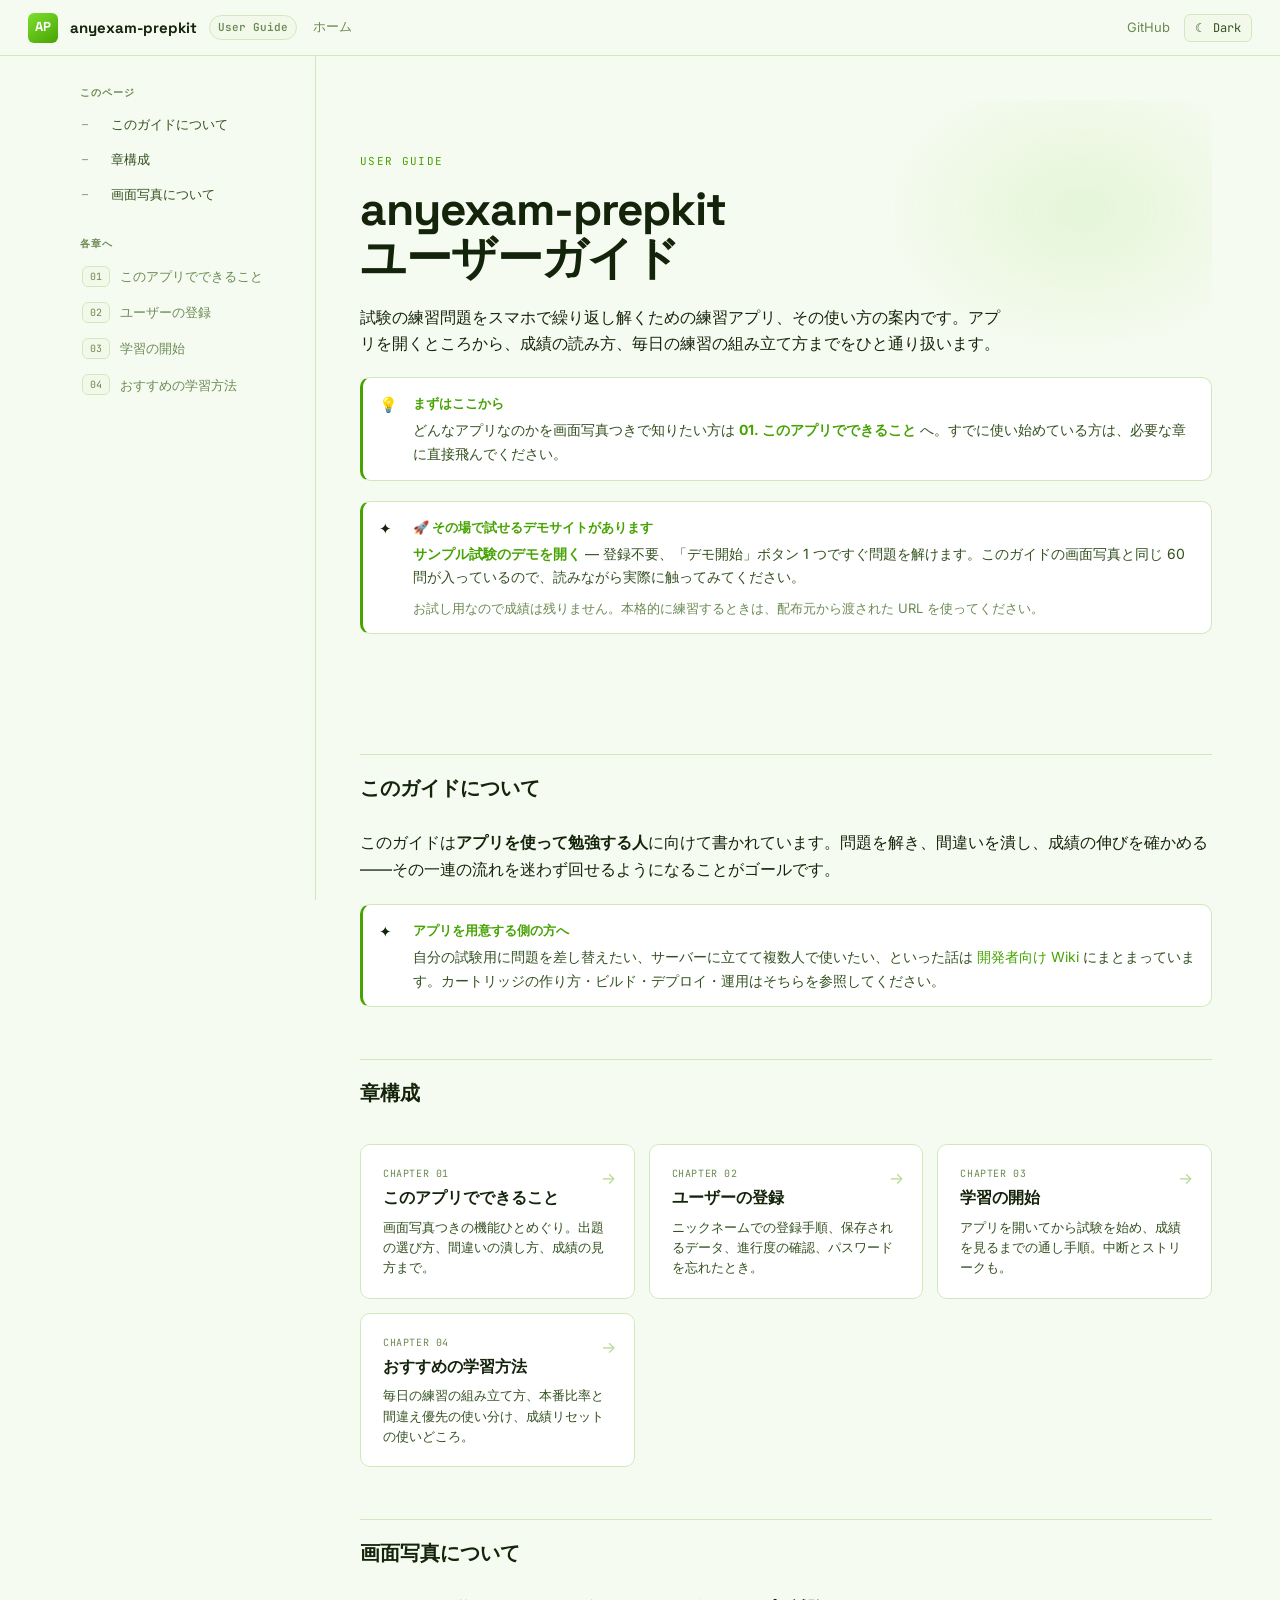
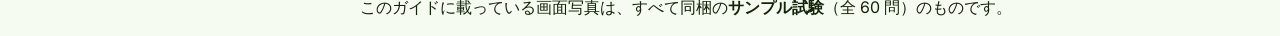
<file: docs/index.html>
<!DOCTYPE html>
<html lang="ja">
<head>
  <meta charset="UTF-8" />
  <title>anyexam-prepkit — ユーザーガイド</title>
  <meta http-equiv="refresh" content="0; url=./user_guide/" />
  <link rel="canonical" href="./user_guide/" />
</head>
<body>
  <p><a href="./user_guide/">ユーザーガイドへ移動します</a></p>
</body>
</html>
</file>
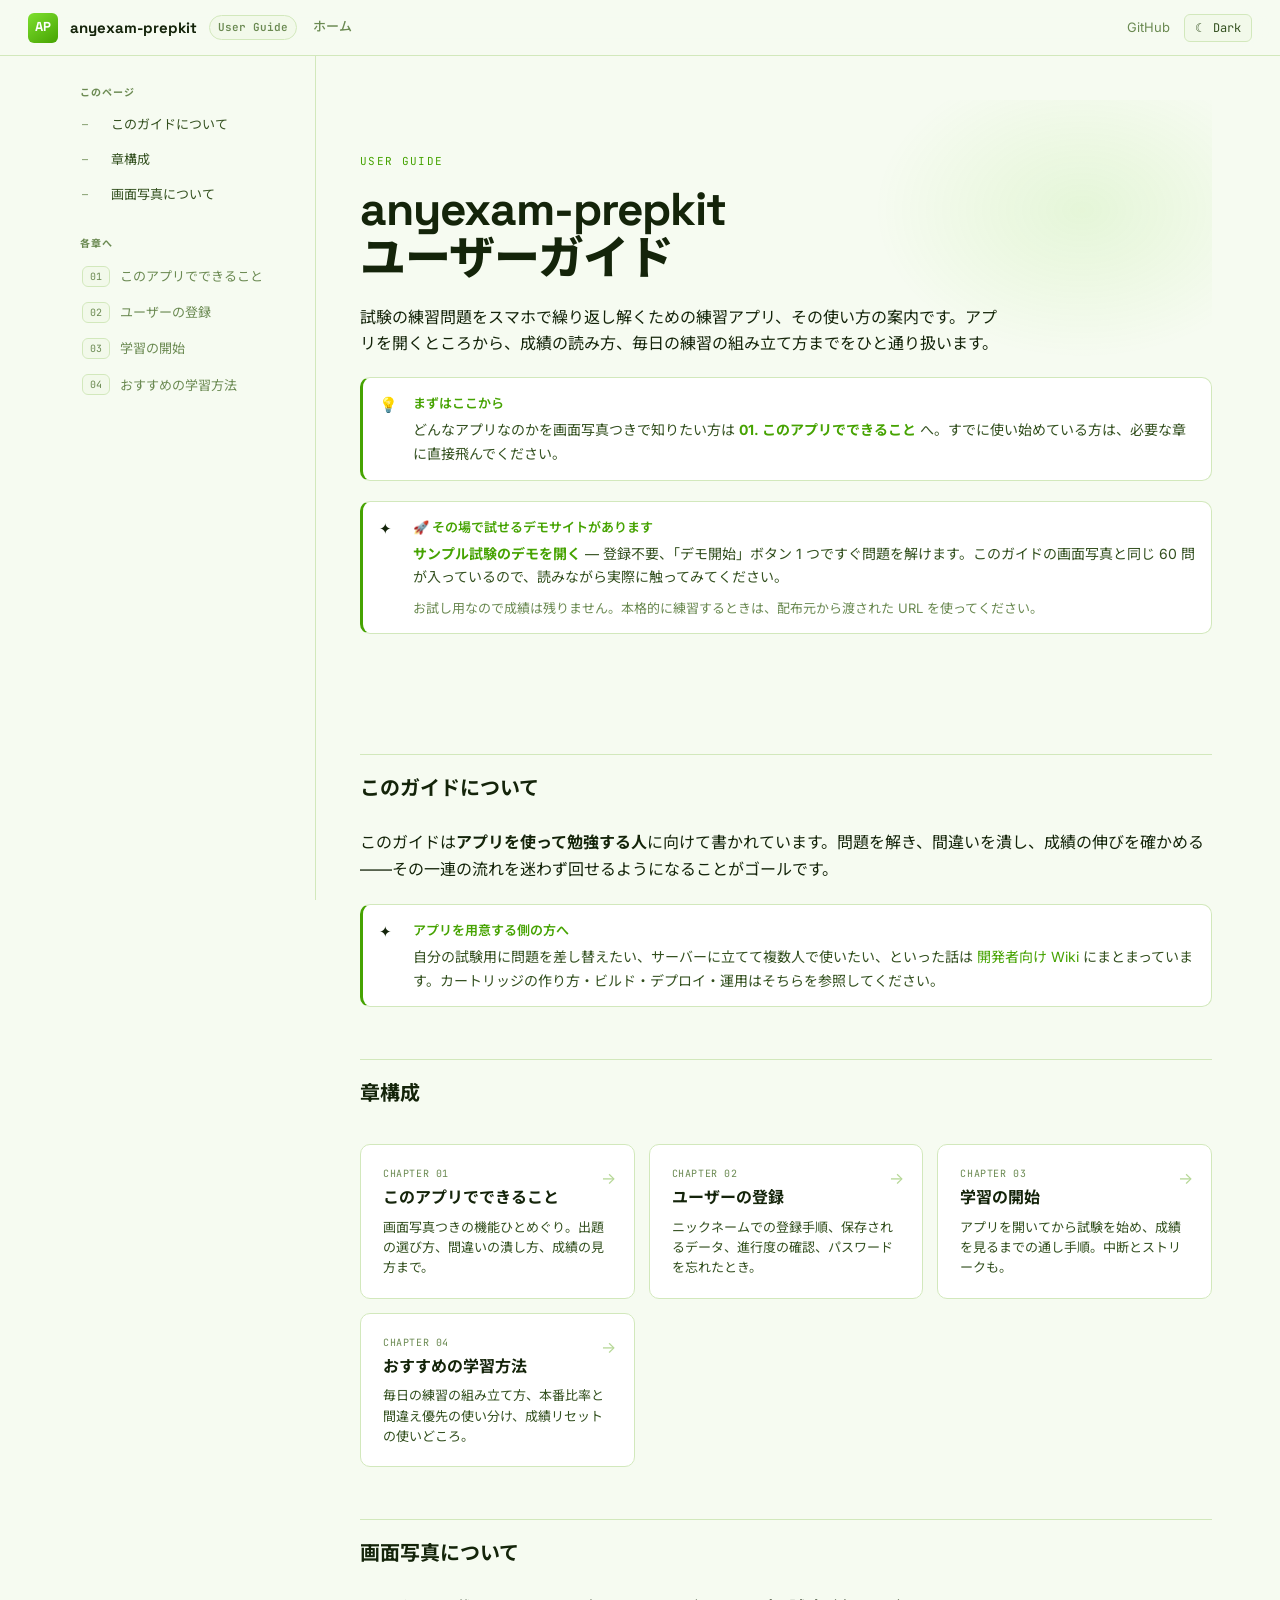
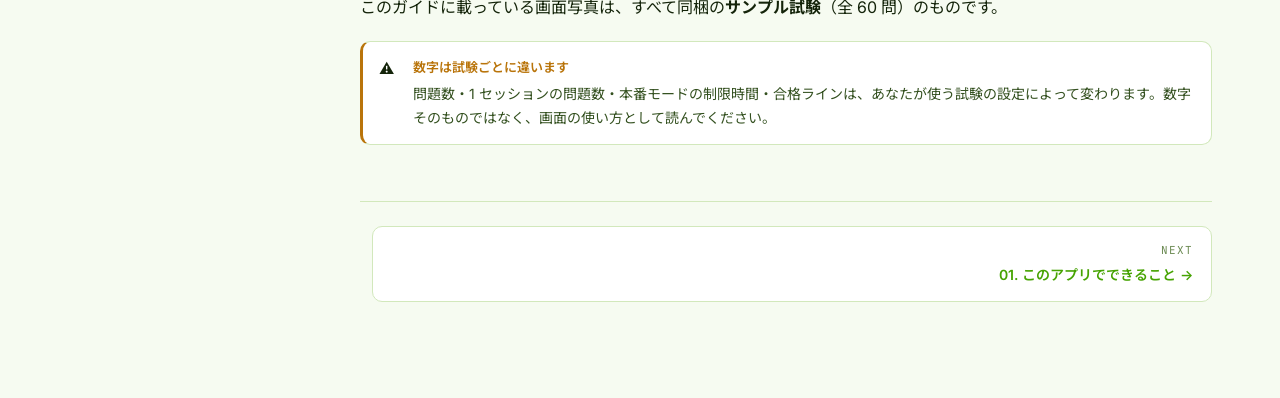
<file: docs/user_guide/index.html>
<!DOCTYPE html>
<html lang="ja" data-theme="void" data-mode="dark">
<head>
  <meta charset="UTF-8" />
  <meta name="viewport" content="width=device-width, initial-scale=1.0" />
  <title>anyexam-prepkit — ユーザーガイド</title>
  <meta name="description" content="試験対策アプリ anyexam-prepkit を使って勉強する人のためのユーザーガイド。" />
  <link rel="stylesheet" href="./assets/styles.css" />
  <script src="./assets/app.js" defer></script>
</head>
<body>
  <div id="read-progress"></div>

  <header class="page-header">
    <div class="brand">
      <a href="./index.html">
        <span class="logo">AP</span>
        <span>anyexam-prepkit</span>
      </a>
      <span class="badge">User Guide</span>
      <span class="page-title">ホーム</span>
    </div>
    <nav class="header-nav">
      <a href="https://github.com/Kumapapa2012/anyexam-prepkit" target="_blank" rel="noopener">GitHub</a>
      <button class="mode-btn" data-mode-toggle type="button">☀ Light</button>
    </nav>
  </header>

  <main class="page">
    <aside class="sidebar">
      <div class="sidebar-section">
        <p class="sidebar-heading">このページ</p>
        <ul class="sidebar-list" id="toc-index">
          <li><a href="#about"><span class="sn">—</span>このガイドについて</a></li>
          <li><a href="#chapters"><span class="sn">—</span>章構成</a></li>
          <li><a href="#note"><span class="sn">—</span>画面写真について</a></li>
        </ul>
      </div>
      <div class="sidebar-section">
        <p class="sidebar-heading">各章へ</p>
        <div class="sidebar-chapters">
          <a href="./01_what_you_can_do.html"><span class="cn">01</span>このアプリでできること</a>
          <a href="./02_sign_up.html"><span class="cn">02</span>ユーザーの登録</a>
          <a href="./03_getting_started.html"><span class="cn">03</span>学習の開始</a>
          <a href="./04_study_tips.html"><span class="cn">04</span>おすすめの学習方法</a>
        </div>
      </div>
    </aside>

    <article class="content">

      <!-- HERO -->
      <section id="hero">
        <div class="hero">
          <div class="hero-eyebrow">User Guide</div>
          <h1>anyexam-prepkit<br>ユーザーガイド</h1>
          <p class="lead">試験の練習問題をスマホで繰り返し解くための練習アプリ、その使い方の案内です。アプリを開くところから、成績の読み方、毎日の練習の組み立て方までをひと通り扱います。</p>
          <div class="callout callout-note">
            <span class="callout-icon">💡</span>
            <div class="callout-body">
              <span class="callout-title">まずはここから</span>
              <p>どんなアプリなのかを画面写真つきで知りたい方は <strong><a href="./01_what_you_can_do.html">01. このアプリでできること</a></strong> へ。すでに使い始めている方は、必要な章に直接飛んでください。</p>
            </div>
          </div>
          <div class="callout callout-ok">
            <span class="callout-icon">✦</span>
            <div class="callout-body">
              <span class="callout-title">🚀 その場で試せるデモサイトがあります</span>
              <p><strong><a href="https://sample-exam-fi6t4ooshq-an.a.run.app/" target="_blank" rel="noopener">サンプル試験のデモを開く</a></strong>
              — 登録不要、「デモ開始」ボタン 1 つですぐ問題を解けます。このガイドの画面写真と同じ
              60 問が入っているので、読みながら実際に触ってみてください。</p>
              <p style="margin-top:8px; font-size:13px; color: var(--muted);">お試し用なので成績は残りません。本格的に練習するときは、配布元から渡された URL を使ってください。</p>
            </div>
          </div>
        </div>
      </section>

      <!-- ABOUT -->
      <section id="about">
        <h2>このガイドについて</h2>
        <p>このガイドは<strong>アプリを使って勉強する人</strong>に向けて書かれています。問題を解き、間違いを潰し、成績の伸びを確かめる——その一連の流れを迷わず回せるようになることがゴールです。</p>

        <div class="callout callout-ok">
          <span class="callout-icon">✦</span>
          <div class="callout-body">
            <span class="callout-title">アプリを用意する側の方へ</span>
            <p>自分の試験用に問題を差し替えたい、サーバーに立てて複数人で使いたい、といった話は
            <a href="https://github.com/Kumapapa2012/anyexam-prepkit/wiki" target="_blank" rel="noopener">開発者向け Wiki</a>
            にまとまっています。カートリッジの作り方・ビルド・デプロイ・運用はそちらを参照してください。</p>
          </div>
        </div>
      </section>

      <!-- CHAPTERS -->
      <section id="chapters">
        <h2>章構成</h2>
        <div class="chapter-grid">
          <a class="chapter-card" href="./01_what_you_can_do.html">
            <span class="card-arrow">→</span>
            <span class="cn">Chapter 01</span>
            <h3>このアプリでできること</h3>
            <p>画面写真つきの機能ひとめぐり。出題の選び方、間違いの潰し方、成績の見方まで。</p>
          </a>
          <a class="chapter-card" href="./02_sign_up.html">
            <span class="card-arrow">→</span>
            <span class="cn">Chapter 02</span>
            <h3>ユーザーの登録</h3>
            <p>ニックネームでの登録手順、保存されるデータ、進行度の確認、パスワードを忘れたとき。</p>
          </a>
          <a class="chapter-card" href="./03_getting_started.html">
            <span class="card-arrow">→</span>
            <span class="cn">Chapter 03</span>
            <h3>学習の開始</h3>
            <p>アプリを開いてから試験を始め、成績を見るまでの通し手順。中断とストリークも。</p>
          </a>
          <a class="chapter-card" href="./04_study_tips.html">
            <span class="card-arrow">→</span>
            <span class="cn">Chapter 04</span>
            <h3>おすすめの学習方法</h3>
            <p>毎日の練習の組み立て方、本番比率と間違え優先の使い分け、成績リセットの使いどころ。</p>
          </a>
        </div>
      </section>

      <!-- NOTE -->
      <section id="note">
        <h2>画面写真について</h2>
        <p>このガイドに載っている画面写真は、すべて同梱の<strong>サンプル試験</strong>（全 60 問）のものです。</p>
        <div class="callout callout-warn">
          <span class="callout-icon">⚠️</span>
          <div class="callout-body">
            <span class="callout-title">数字は試験ごとに違います</span>
            <p>問題数・1 セッションの問題数・本番モードの制限時間・合格ラインは、あなたが使う試験の設定によって変わります。数字そのものではなく、画面の使い方として読んでください。</p>
          </div>
        </div>
      </section>

      <div class="pager">
        <span></span>
        <a class="next" href="./01_what_you_can_do.html">
          <span class="pager-label">Next</span>
          <span class="pager-title">01. このアプリでできること →</span>
        </a>
      </div>

    </article>
  </main>
</body>
</html>
</file>
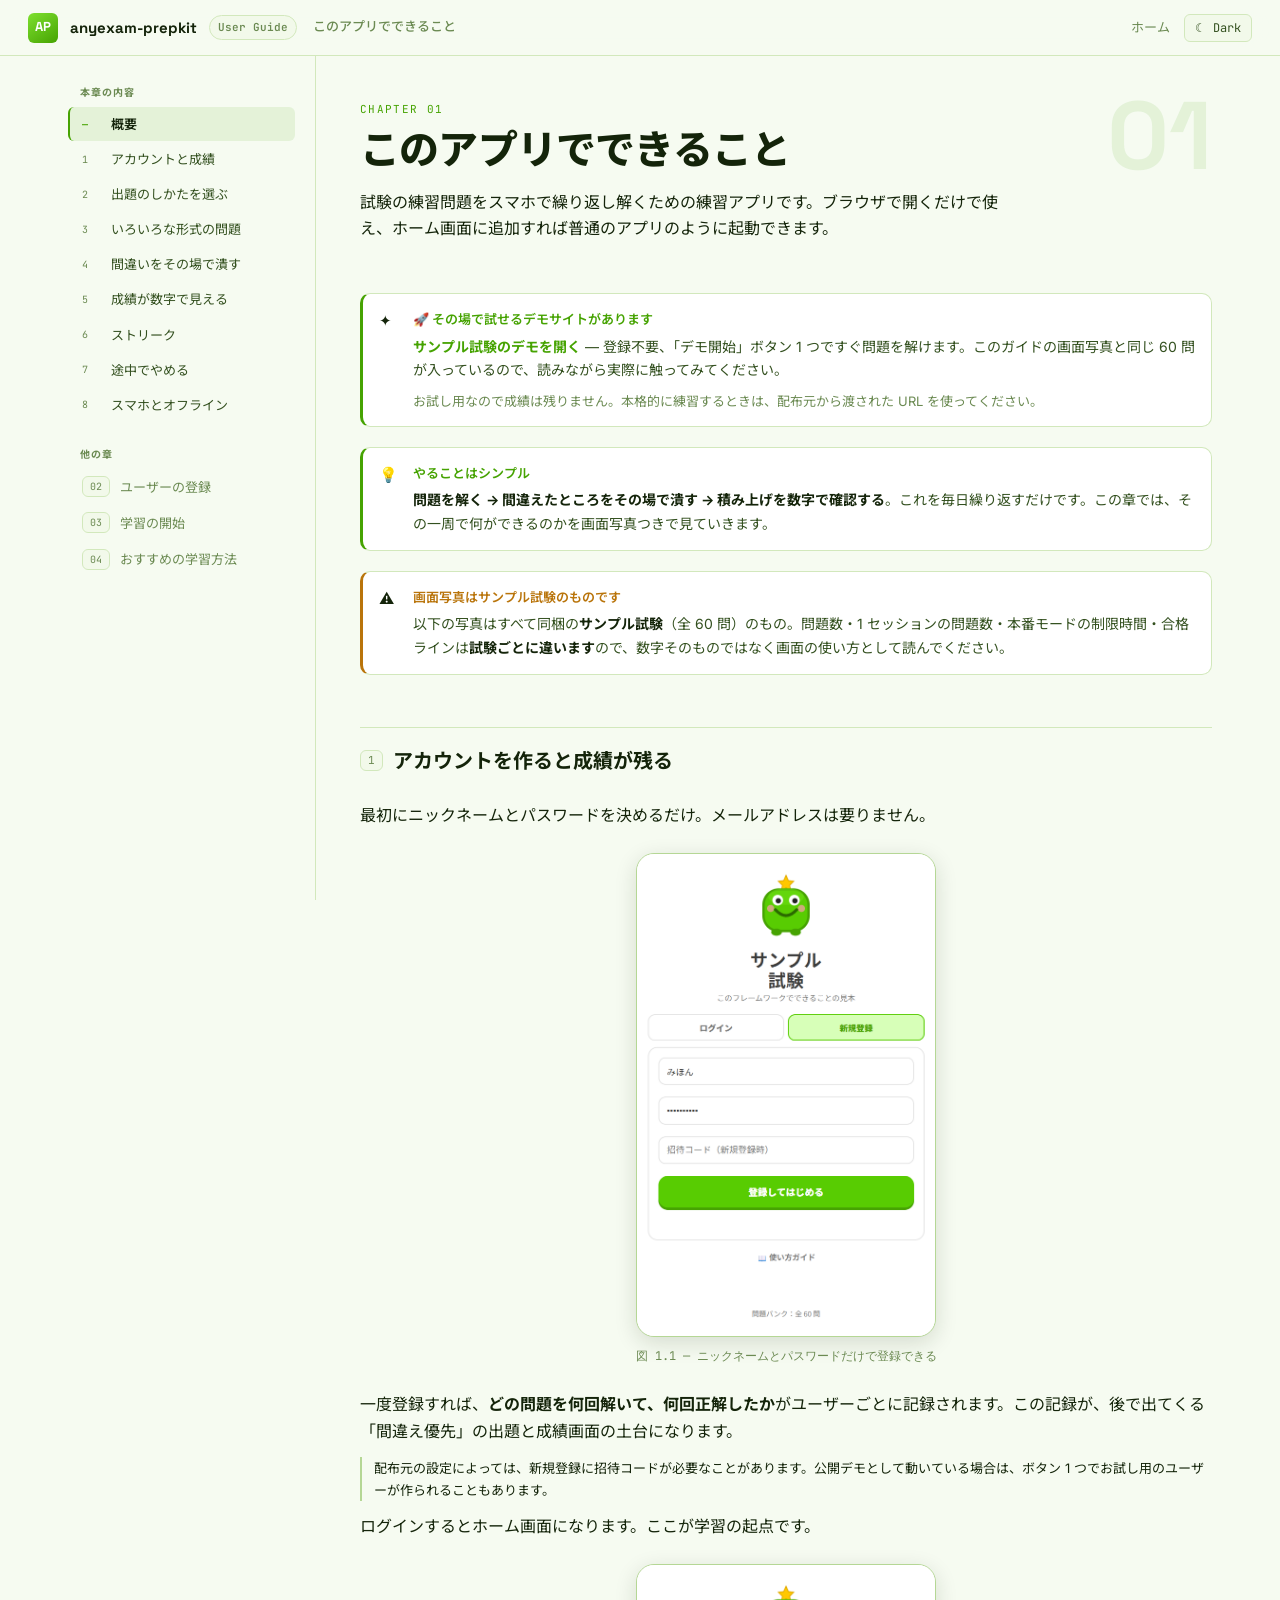
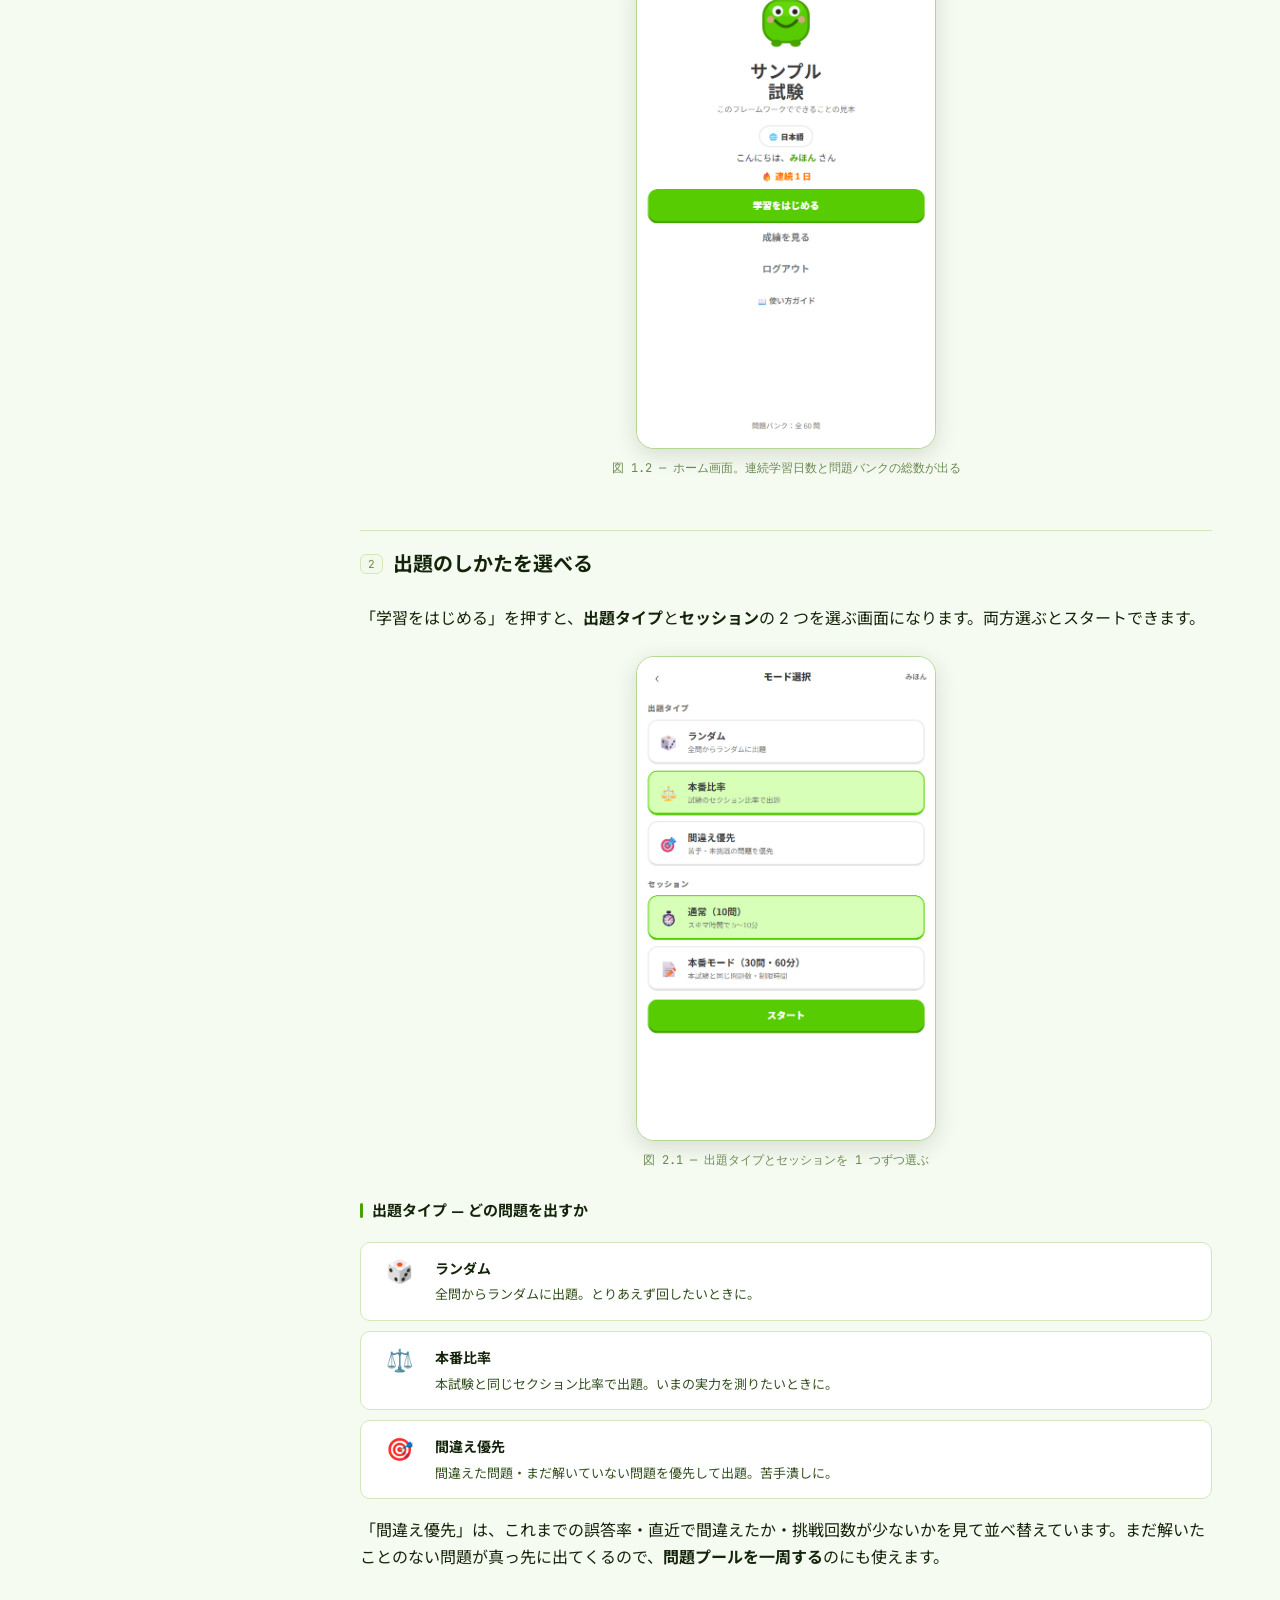
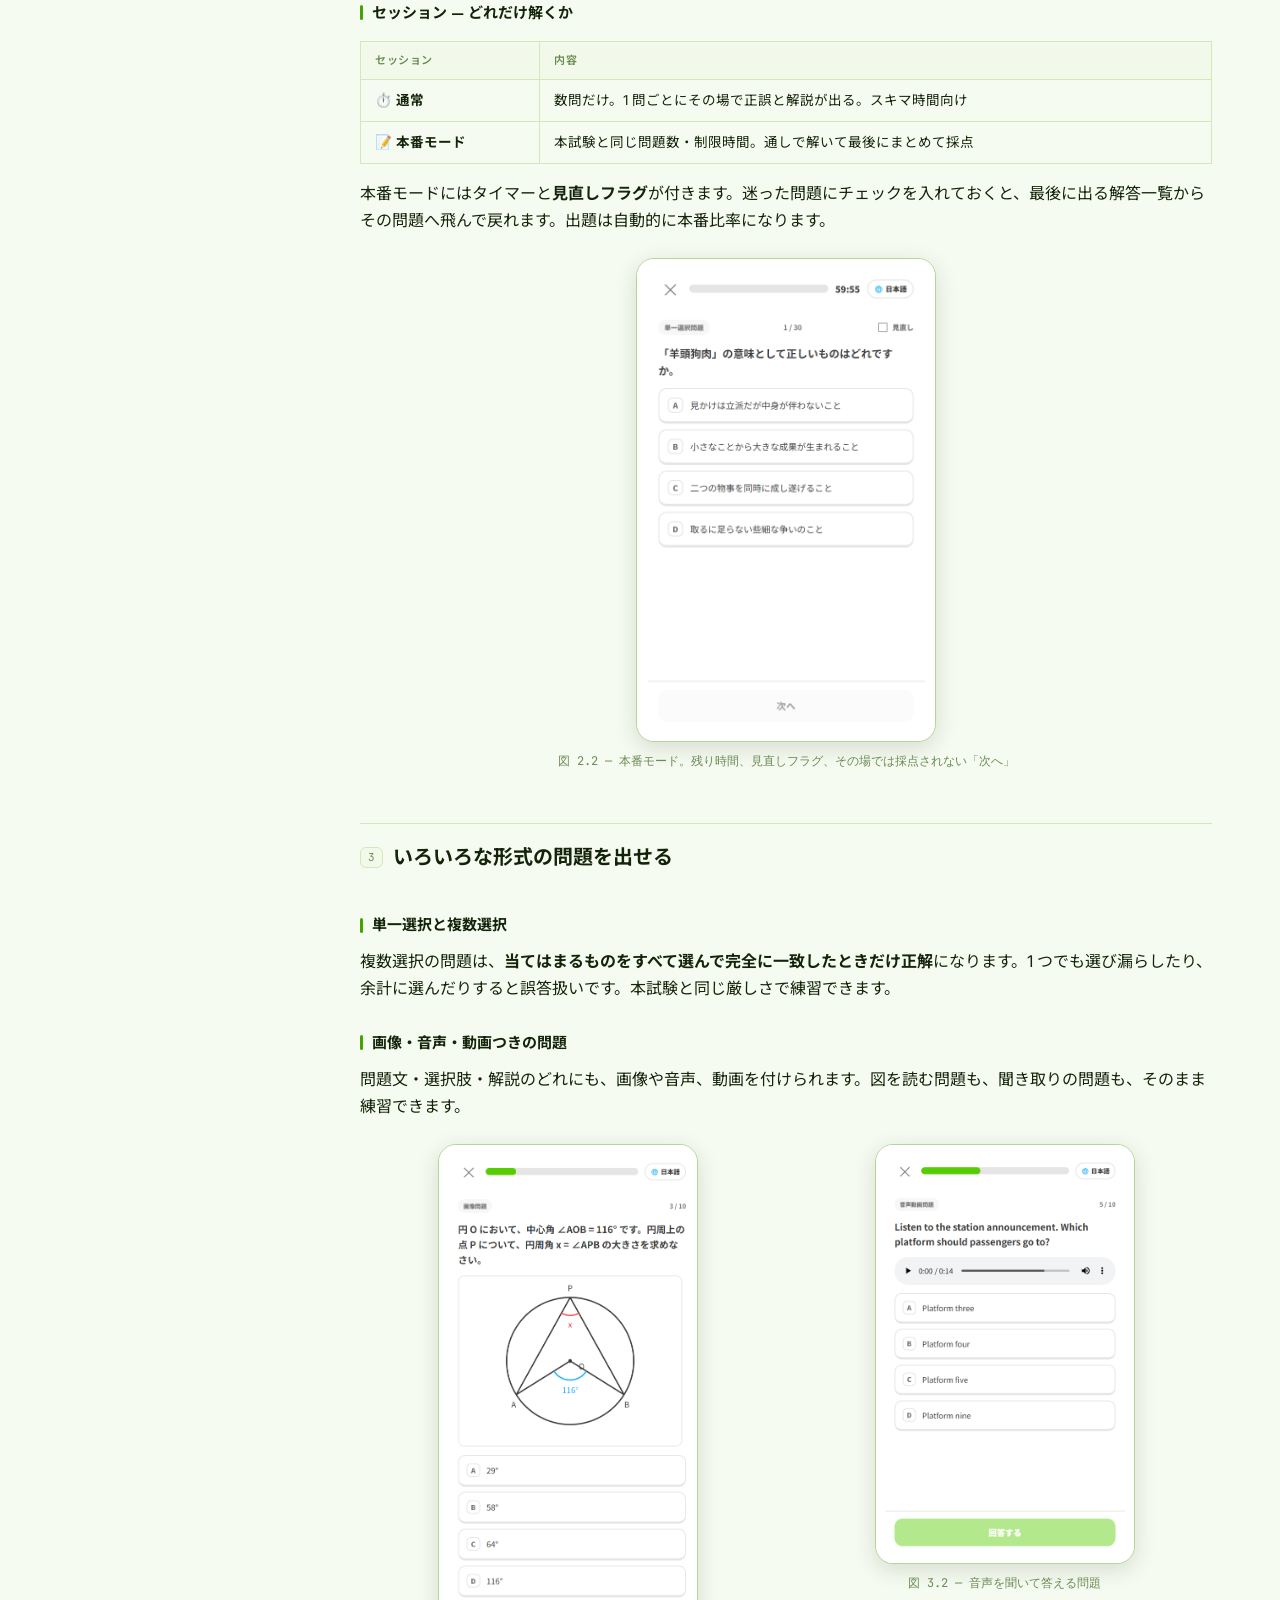
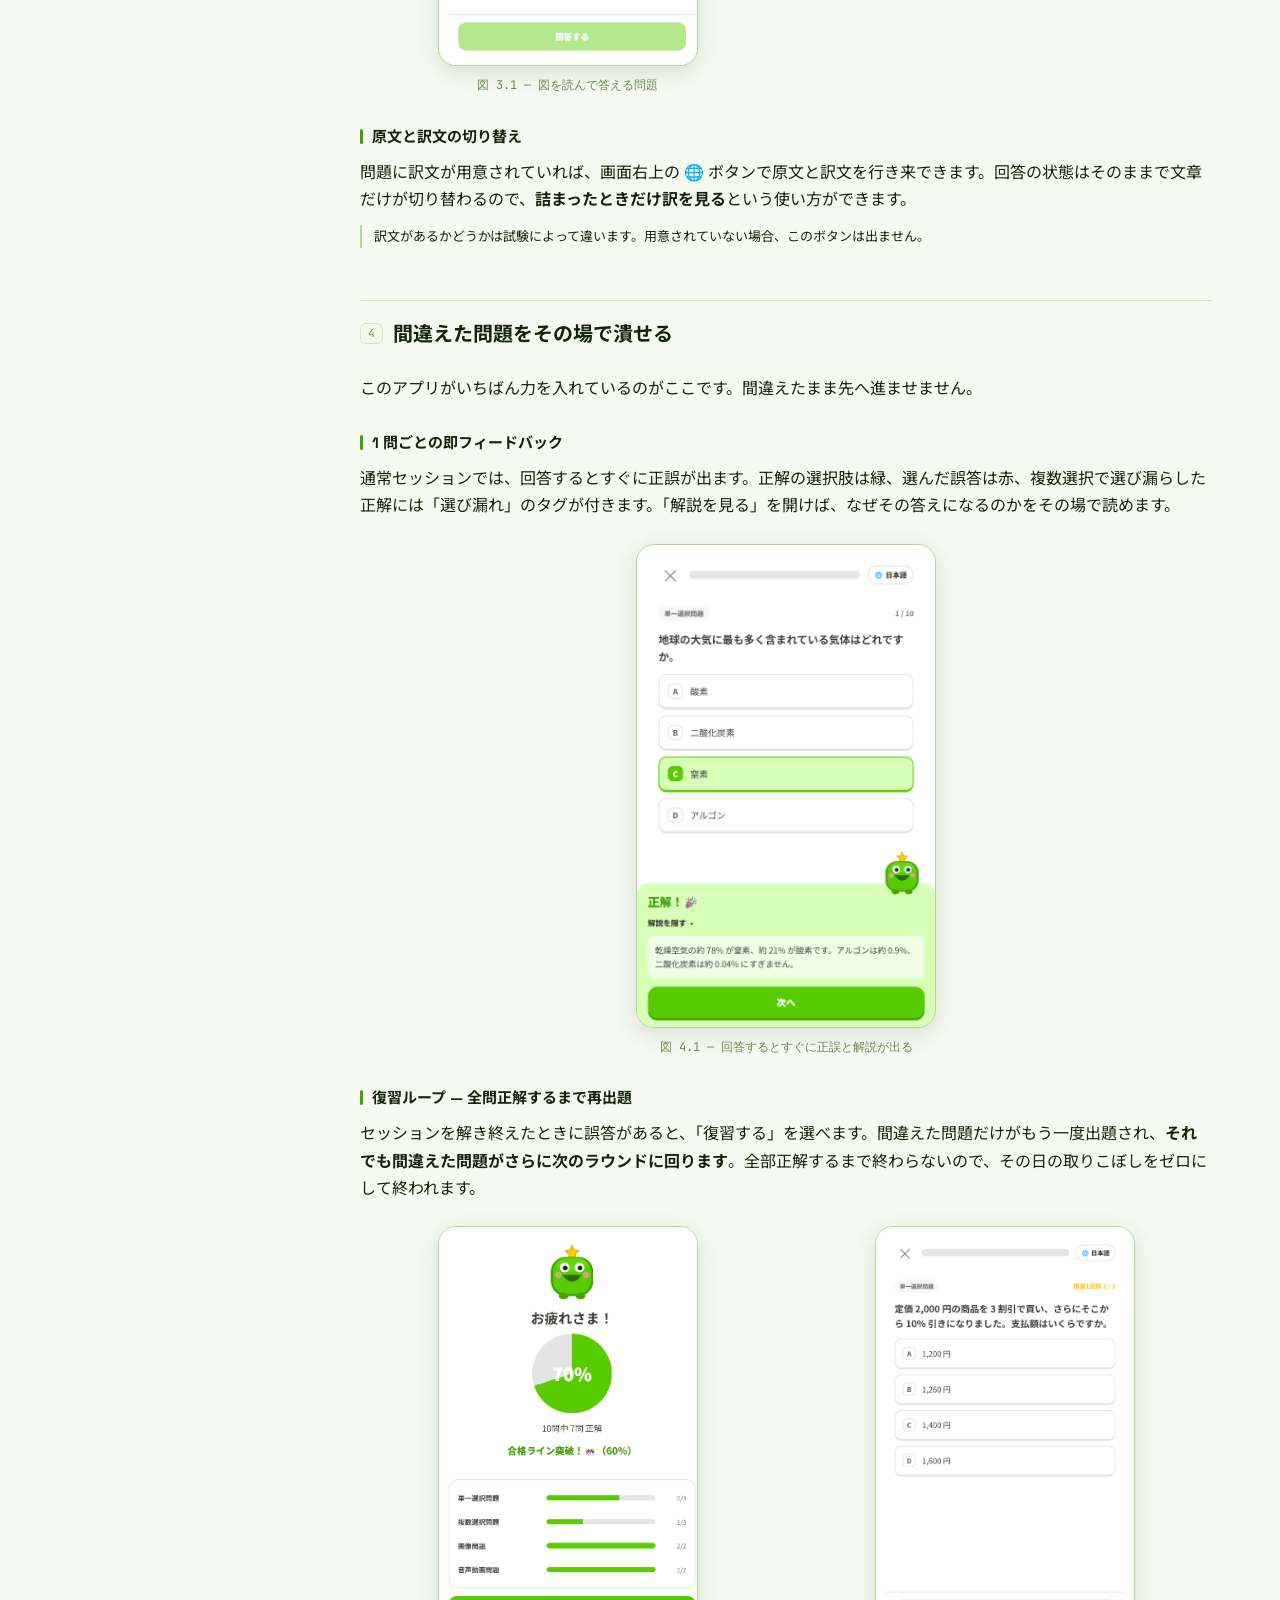
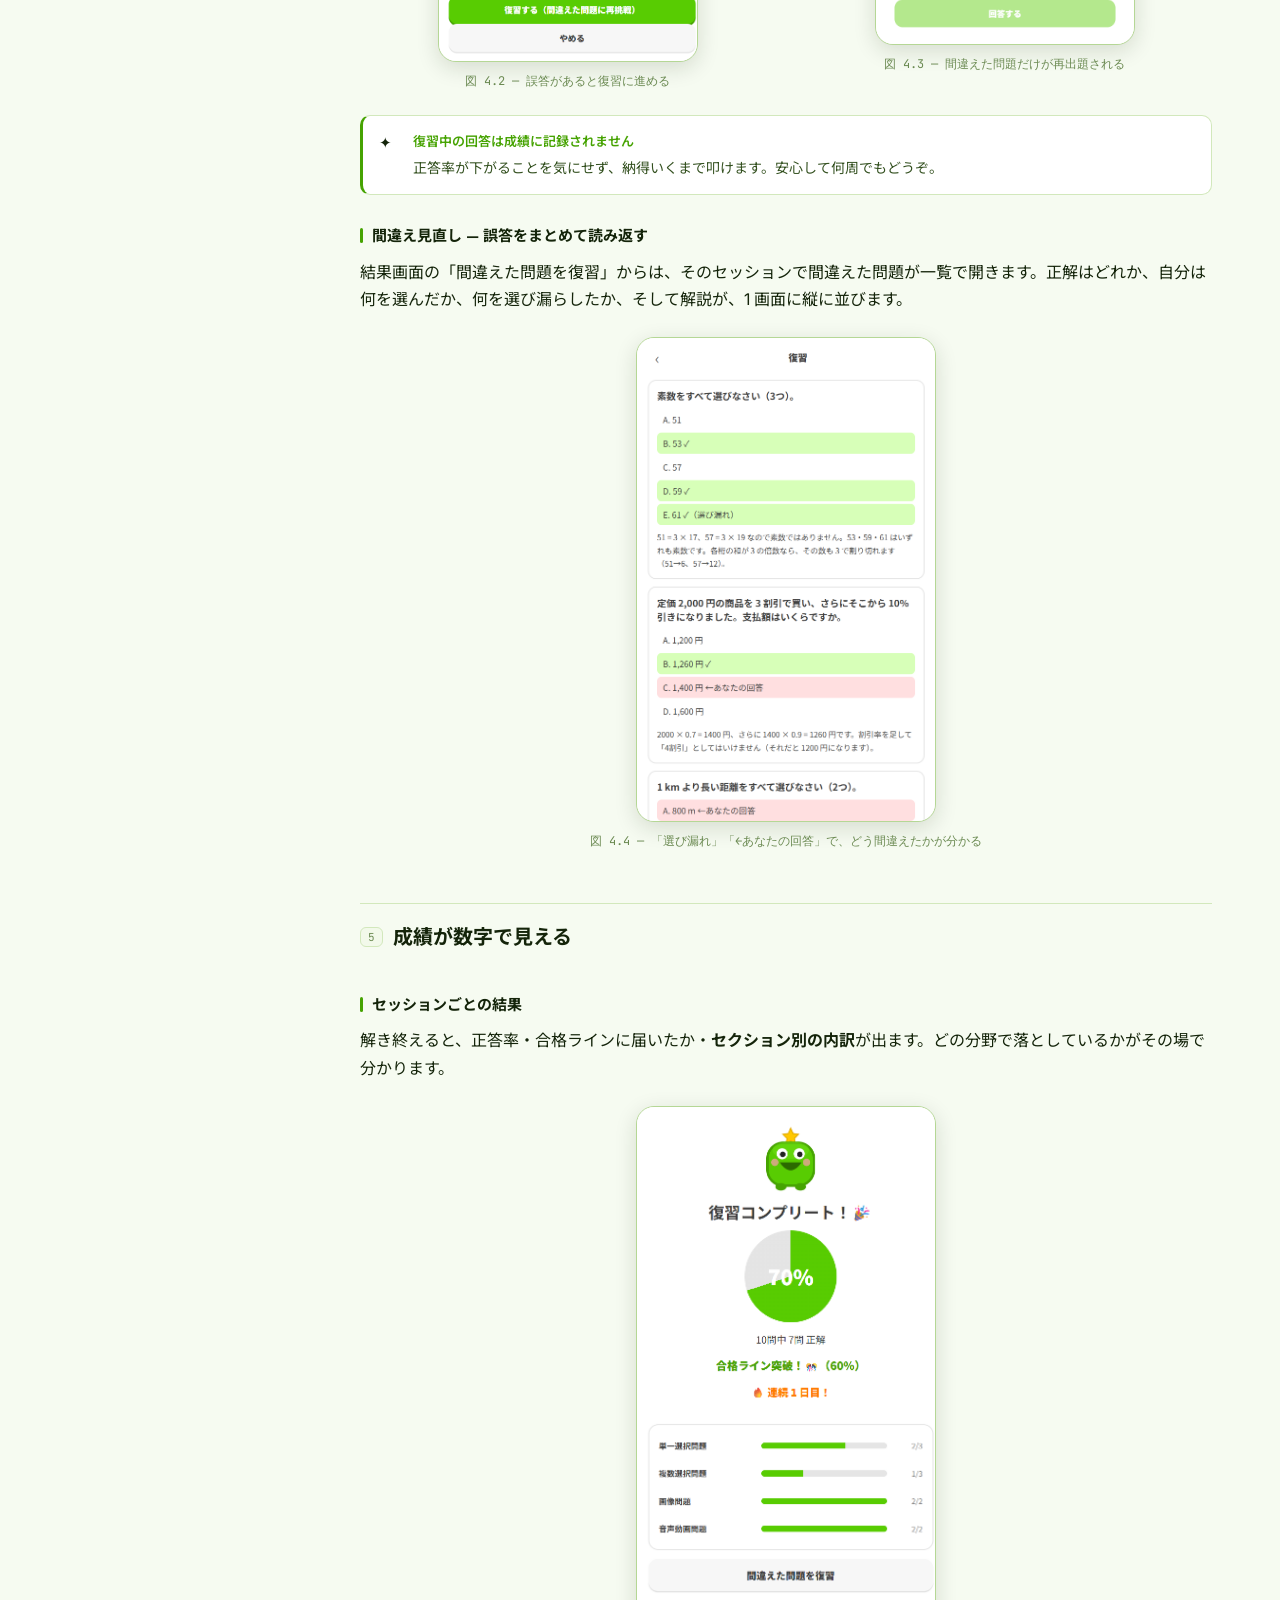
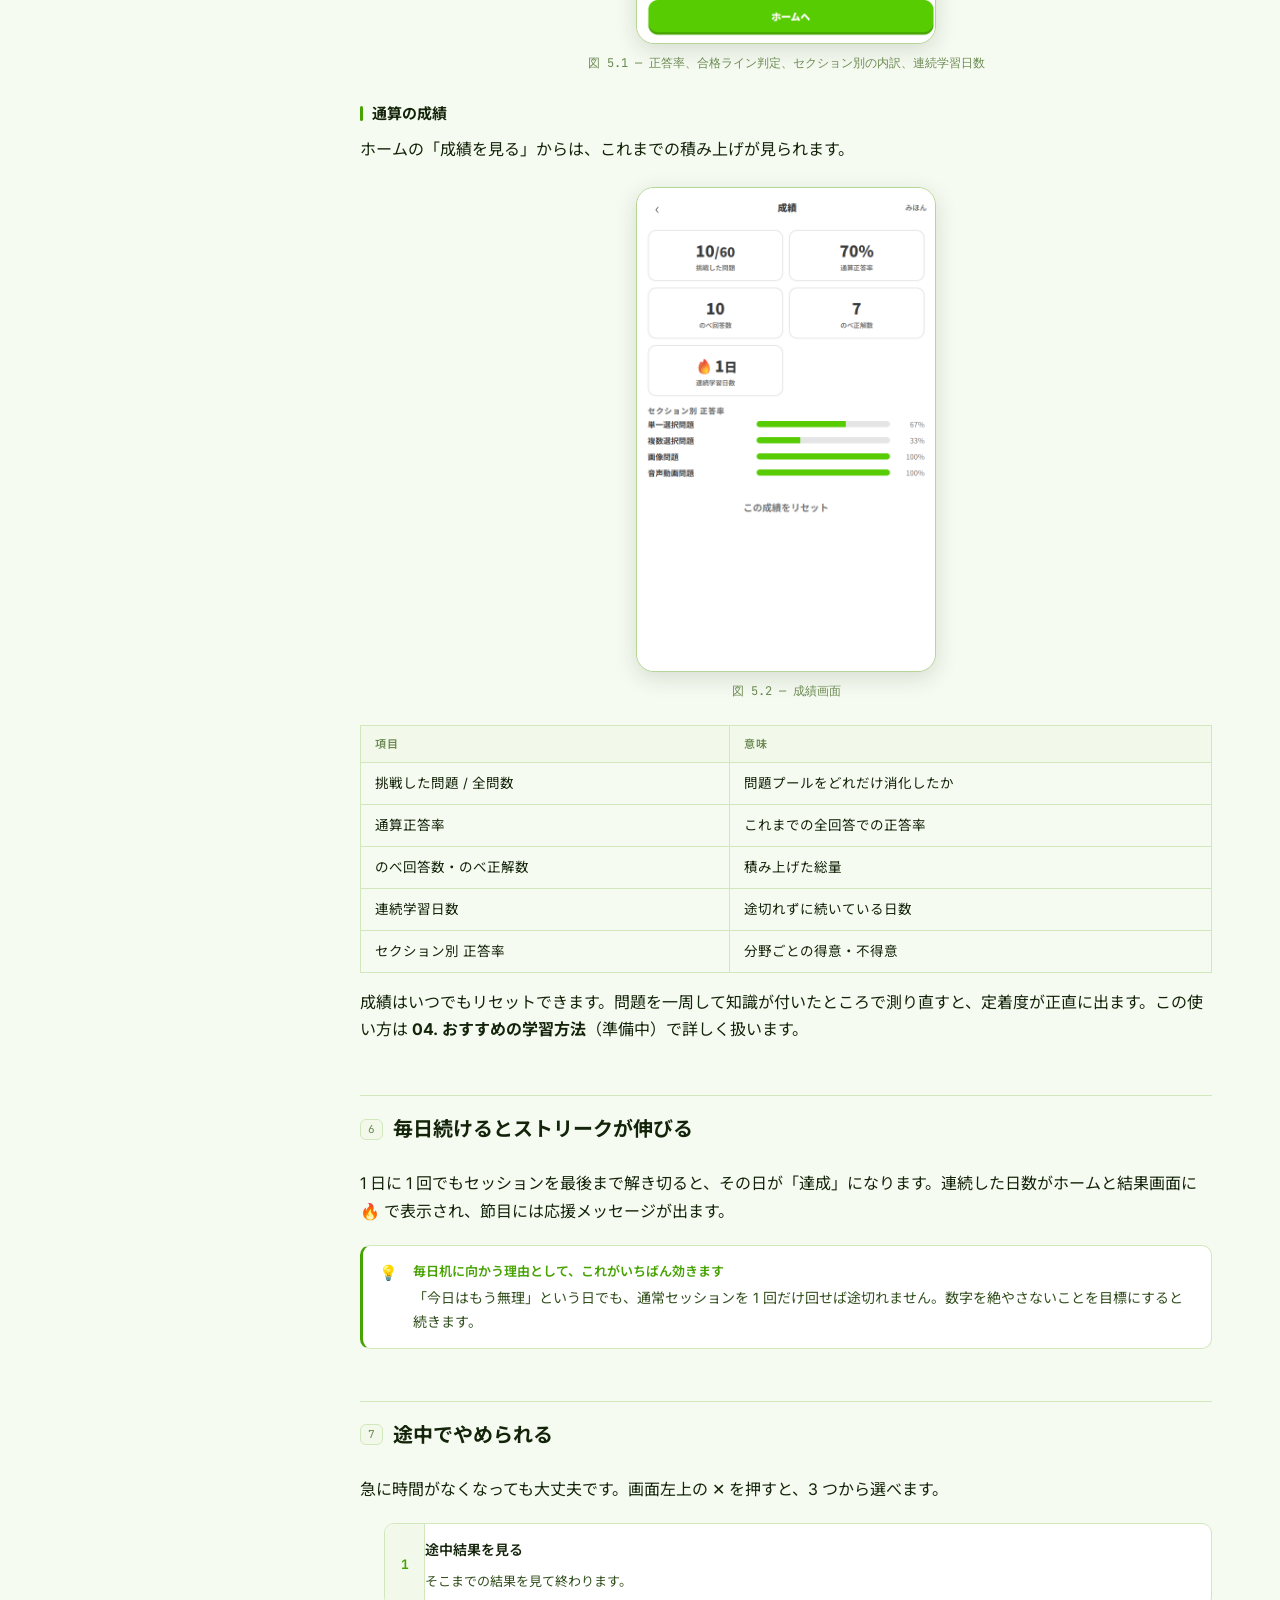
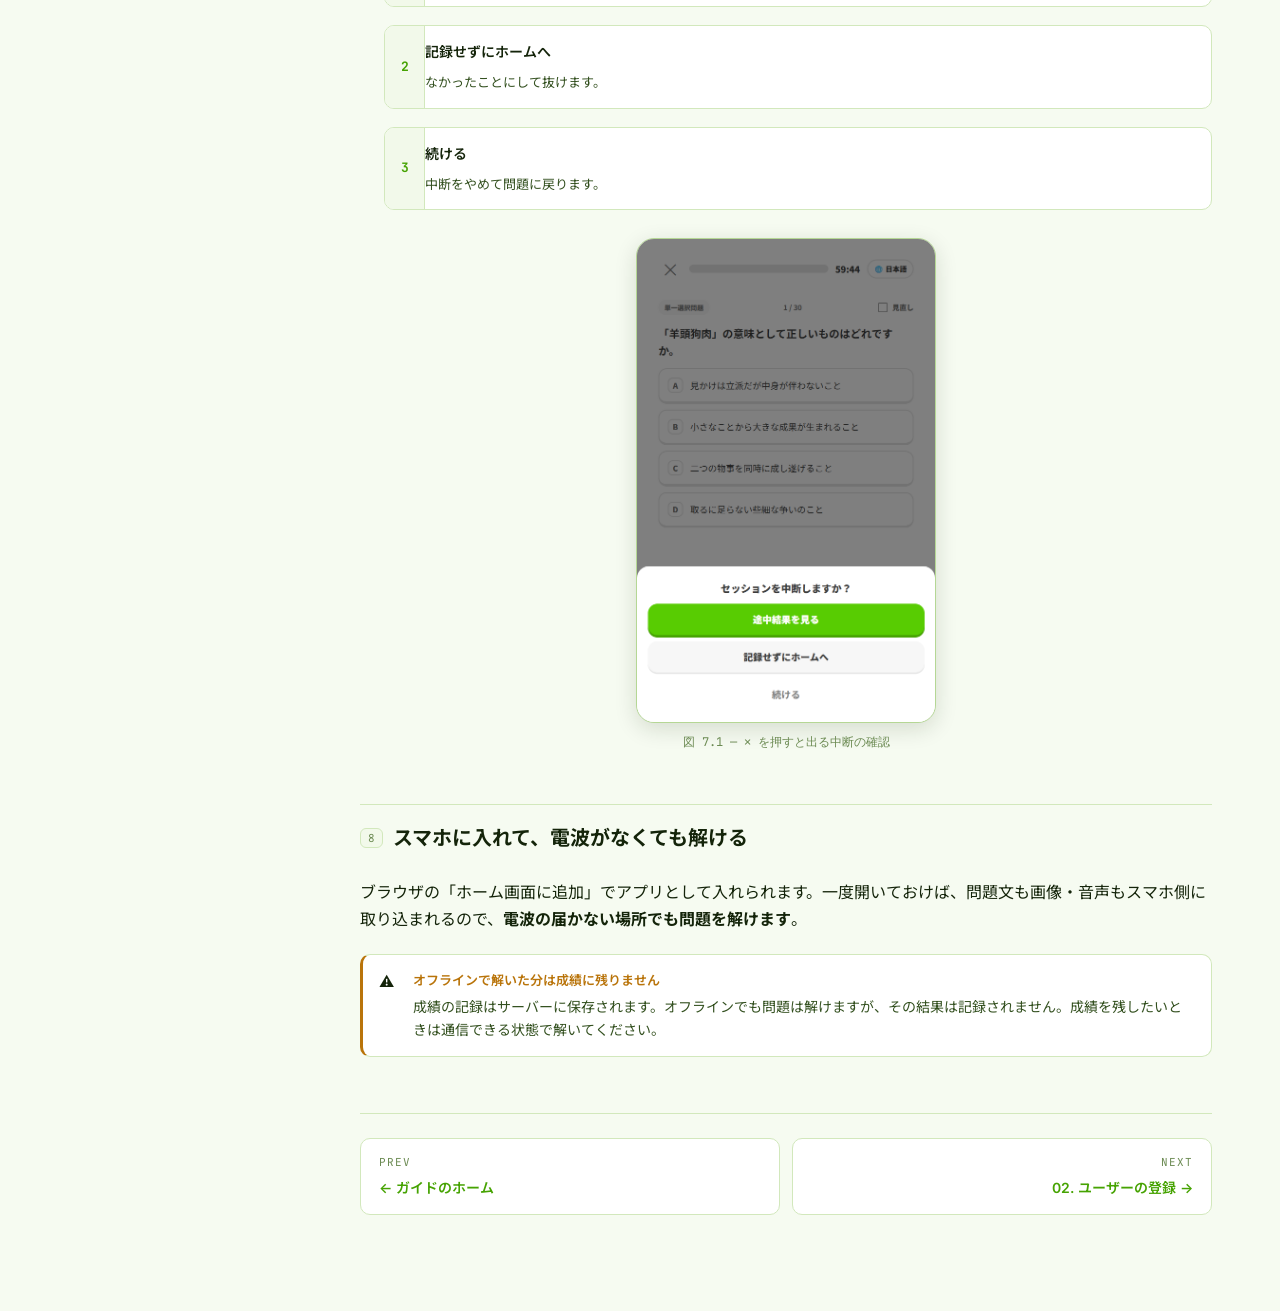
<file: docs/user_guide/01_what_you_can_do.html>
<!DOCTYPE html>
<html lang="ja" data-theme="void" data-mode="dark">
<head>
  <meta charset="UTF-8" />
  <meta name="viewport" content="width=device-width, initial-scale=1.0" />
  <title>01. このアプリでできること — anyexam-prepkit ユーザーガイド</title>
  <meta name="description" content="anyexam-prepkit でできることを画面写真つきで紹介。出題タイプ、セッション、復習ループ、成績、ストリーク、オフライン学習。" />
  <link rel="stylesheet" href="./assets/styles.css" />
  <script src="./assets/app.js" defer></script>
</head>
<body>
  <div id="read-progress"></div>

  <header class="page-header">
    <div class="brand">
      <a href="./index.html">
        <span class="logo">AP</span>
        <span>anyexam-prepkit</span>
      </a>
      <span class="badge">User Guide</span>
      <span class="page-title">このアプリでできること</span>
    </div>
    <nav class="header-nav">
      <a href="./index.html">ホーム</a>
      <button class="mode-btn" data-mode-toggle type="button">☀ Light</button>
    </nav>
  </header>

  <main class="page">
    <aside class="sidebar">
      <div class="sidebar-section">
        <p class="sidebar-heading">本章の内容</p>
        <ul class="sidebar-list" id="toc">
          <li><a href="#overview"><span class="sn">—</span>概要</a></li>
          <li><a href="#account"><span class="sn">1</span>アカウントと成績</a></li>
          <li><a href="#modes"><span class="sn">2</span>出題のしかたを選ぶ</a></li>
          <li><a href="#formats"><span class="sn">3</span>いろいろな形式の問題</a></li>
          <li><a href="#fix"><span class="sn">4</span>間違いをその場で潰す</a></li>
          <li><a href="#stats"><span class="sn">5</span>成績が数字で見える</a></li>
          <li><a href="#streak"><span class="sn">6</span>ストリーク</a></li>
          <li><a href="#quit"><span class="sn">7</span>途中でやめる</a></li>
          <li><a href="#pwa"><span class="sn">8</span>スマホとオフライン</a></li>
        </ul>
      </div>
      <div class="sidebar-section">
        <p class="sidebar-heading">他の章</p>
        <div class="sidebar-chapters">
          <a href="./02_sign_up.html"><span class="cn">02</span>ユーザーの登録</a>
          <a href="./03_getting_started.html"><span class="cn">03</span>学習の開始</a>
          <a href="./04_study_tips.html"><span class="cn">04</span>おすすめの学習方法</a>
        </div>
      </div>
    </aside>

    <article class="content">

      <!-- ── OVERVIEW ── -->
      <section id="overview">
        <div style="position:relative; overflow:hidden; margin-bottom:40px;">
          <div class="chapter-bg-num">01</div>
          <div class="chapter-eyebrow">Chapter 01</div>
          <h1>このアプリでできること</h1>
          <p class="lead">試験の練習問題をスマホで繰り返し解くための練習アプリです。ブラウザで開くだけで使え、ホーム画面に追加すれば普通のアプリのように起動できます。</p>
        </div>

          <div class="callout callout-ok">
          <span class="callout-icon">✦</span>
          <div class="callout-body">
          <span class="callout-title">🚀 その場で試せるデモサイトがあります</span>
          <p><strong><a href="https://sample-exam-fi6t4ooshq-an.a.run.app/" target="_blank" rel="noopener">サンプル試験のデモを開く</a></strong>
          — 登録不要、「デモ開始」ボタン 1 つですぐ問題を解けます。このガイドの画面写真と同じ
          60 問が入っているので、読みながら実際に触ってみてください。</p>
          <p style="margin-top:8px; font-size:13px; color: var(--muted);">お試し用なので成績は残りません。本格的に練習するときは、配布元から渡された URL を使ってください。</p>
          </div>
        </div>

        <div class="callout callout-note">
          <span class="callout-icon">💡</span>
          <div class="callout-body">
            <span class="callout-title">やることはシンプル</span>
            <p><strong>問題を解く → 間違えたところをその場で潰す → 積み上げを数字で確認する</strong>。これを毎日繰り返すだけです。この章では、その一周で何ができるのかを画面写真つきで見ていきます。</p>
          </div>
        </div>

        <div class="callout callout-warn">
          <span class="callout-icon">⚠️</span>
          <div class="callout-body">
            <span class="callout-title">画面写真はサンプル試験のものです</span>
            <p>以下の写真はすべて同梱の<strong>サンプル試験</strong>（全 60 問）のもの。問題数・1 セッションの問題数・本番モードの制限時間・合格ラインは<strong>試験ごとに違います</strong>ので、数字そのものではなく画面の使い方として読んでください。</p>
          </div>
        </div>
      </section>

      <!-- ── ACCOUNT ── -->
      <section id="account">
        <h2><span class="h2-num">1</span>アカウントを作ると成績が残る</h2>

        <p>最初にニックネームとパスワードを決めるだけ。メールアドレスは要りません。</p>

        <figure class="shot">
          <img src="./assets/img/login.png" alt="ログイン・新規登録画面" loading="lazy" />
          <figcaption>図 1.1 — ニックネームとパスワードだけで登録できる</figcaption>
        </figure>

        <p>一度登録すれば、<strong>どの問題を何回解いて、何回正解したか</strong>がユーザーごとに記録されます。この記録が、後で出てくる「間違え優先」の出題と成績画面の土台になります。</p>

        <p class="note-inline">配布元の設定によっては、新規登録に招待コードが必要なことがあります。公開デモとして動いている場合は、ボタン 1 つでお試し用のユーザーが作られることもあります。</p>

        <p>ログインするとホーム画面になります。ここが学習の起点です。</p>

        <figure class="shot">
          <img src="./assets/img/home.png" alt="ホーム画面" loading="lazy" />
          <figcaption>図 1.2 — ホーム画面。連続学習日数と問題バンクの総数が出る</figcaption>
        </figure>
      </section>

      <!-- ── MODES ── -->
      <section id="modes">
        <h2><span class="h2-num">2</span>出題のしかたを選べる</h2>

        <p>「学習をはじめる」を押すと、<strong>出題タイプ</strong>と<strong>セッション</strong>の 2 つを選ぶ画面になります。両方選ぶとスタートできます。</p>

        <figure class="shot">
          <img src="./assets/img/mode-select.png" alt="モード選択画面" loading="lazy" />
          <figcaption>図 2.1 — 出題タイプとセッションを 1 つずつ選ぶ</figcaption>
        </figure>

        <h3>出題タイプ — どの問題を出すか</h3>

        <div class="feature-list">
          <div>
            <span class="fi">🎲</span>
            <span class="ft">ランダム</span>
            <span class="fd">全問からランダムに出題。とりあえず回したいときに。</span>
          </div>
          <div>
            <span class="fi">⚖️</span>
            <span class="ft">本番比率</span>
            <span class="fd">本試験と同じセクション比率で出題。いまの実力を測りたいときに。</span>
          </div>
          <div>
            <span class="fi">🎯</span>
            <span class="ft">間違え優先</span>
            <span class="fd">間違えた問題・まだ解いていない問題を優先して出題。苦手潰しに。</span>
          </div>
        </div>

        <p>「間違え優先」は、これまでの誤答率・直近で間違えたか・挑戦回数が少ないかを見て並べ替えています。まだ解いたことのない問題が真っ先に出てくるので、<strong>問題プールを一周する</strong>のにも使えます。</p>

        <h3>セッション — どれだけ解くか</h3>

        <table>
          <thead>
            <tr><th>セッション</th><th>内容</th></tr>
          </thead>
          <tbody>
            <tr>
              <td>⏱️ <strong>通常</strong></td>
              <td>数問だけ。1 問ごとにその場で正誤と解説が出る。スキマ時間向け</td>
            </tr>
            <tr>
              <td>📝 <strong>本番モード</strong></td>
              <td>本試験と同じ問題数・制限時間。通しで解いて最後にまとめて採点</td>
            </tr>
          </tbody>
        </table>

        <p>本番モードにはタイマーと<strong>見直しフラグ</strong>が付きます。迷った問題にチェックを入れておくと、最後に出る解答一覧からその問題へ飛んで戻れます。出題は自動的に本番比率になります。</p>

        <figure class="shot">
          <img src="./assets/img/exam-mode.png" alt="本番モードの出題画面" loading="lazy" />
          <figcaption>図 2.2 — 本番モード。残り時間、見直しフラグ、その場では採点されない「次へ」</figcaption>
        </figure>
      </section>

      <!-- ── FORMATS ── -->
      <section id="formats">
        <h2><span class="h2-num">3</span>いろいろな形式の問題を出せる</h2>

        <h3>単一選択と複数選択</h3>

        <p>複数選択の問題は、<strong>当てはまるものをすべて選んで完全に一致したときだけ正解</strong>になります。1 つでも選び漏らしたり、余計に選んだりすると誤答扱いです。本試験と同じ厳しさで練習できます。</p>

        <h3>画像・音声・動画つきの問題</h3>

        <p>問題文・選択肢・解説のどれにも、画像や音声、動画を付けられます。図を読む問題も、聞き取りの問題も、そのまま練習できます。</p>

        <div class="shot-row">
          <figure class="shot">
            <img src="./assets/img/quiz-media.png" alt="図つきの問題" loading="lazy" />
            <figcaption>図 3.1 — 図を読んで答える問題</figcaption>
          </figure>
          <figure class="shot">
            <img src="./assets/img/quiz-audio.png" alt="音声つきの問題" loading="lazy" />
            <figcaption>図 3.2 — 音声を聞いて答える問題</figcaption>
          </figure>
        </div>

        <h3>原文と訳文の切り替え</h3>

        <p>問題に訳文が用意されていれば、画面右上の 🌐 ボタンで原文と訳文を行き来できます。回答の状態はそのままで文章だけが切り替わるので、<strong>詰まったときだけ訳を見る</strong>という使い方ができます。</p>

        <p class="note-inline">訳文があるかどうかは試験によって違います。用意されていない場合、このボタンは出ません。</p>
      </section>

      <!-- ── FIX ── -->
      <section id="fix">
        <h2><span class="h2-num">4</span>間違えた問題をその場で潰せる</h2>

        <p>このアプリがいちばん力を入れているのがここです。間違えたまま先へ進ませません。</p>

        <h3>1 問ごとの即フィードバック</h3>

        <p>通常セッションでは、回答するとすぐに正誤が出ます。正解の選択肢は緑、選んだ誤答は赤、複数選択で選び漏らした正解には「選び漏れ」のタグが付きます。「解説を見る」を開けば、なぜその答えになるのかをその場で読めます。</p>

        <figure class="shot">
          <img src="./assets/img/quiz-correct.png" alt="回答直後のフィードバックと解説" loading="lazy" />
          <figcaption>図 4.1 — 回答するとすぐに正誤と解説が出る</figcaption>
        </figure>

        <h3>復習ループ — 全問正解するまで再出題</h3>

        <p>セッションを解き終えたときに誤答があると、「復習する」を選べます。間違えた問題だけがもう一度出題され、<strong>それでも間違えた問題がさらに次のラウンドに回ります</strong>。全部正解するまで終わらないので、その日の取りこぼしをゼロにして終われます。</p>

        <div class="shot-row">
          <figure class="shot">
            <img src="./assets/img/result.png" alt="復習するかを選ぶ結果画面" loading="lazy" />
            <figcaption>図 4.2 — 誤答があると復習に進める</figcaption>
          </figure>
          <figure class="shot">
            <img src="./assets/img/remediation.png" alt="復習ラウンドの出題画面" loading="lazy" />
            <figcaption>図 4.3 — 間違えた問題だけが再出題される</figcaption>
          </figure>
        </div>

        <div class="callout callout-ok">
          <span class="callout-icon">✦</span>
          <div class="callout-body">
            <span class="callout-title">復習中の回答は成績に記録されません</span>
            <p>正答率が下がることを気にせず、納得いくまで叩けます。安心して何周でもどうぞ。</p>
          </div>
        </div>

        <h3>間違え見直し — 誤答をまとめて読み返す</h3>

        <p>結果画面の「間違えた問題を復習」からは、そのセッションで間違えた問題が一覧で開きます。正解はどれか、自分は何を選んだか、何を選び漏らしたか、そして解説が、1 画面に縦に並びます。</p>

        <figure class="shot">
          <img src="./assets/img/review.png" alt="間違え見直し画面" loading="lazy" />
          <figcaption>図 4.4 — 「選び漏れ」「←あなたの回答」で、どう間違えたかが分かる</figcaption>
        </figure>
      </section>

      <!-- ── STATS ── -->
      <section id="stats">
        <h2><span class="h2-num">5</span>成績が数字で見える</h2>

        <h3>セッションごとの結果</h3>

        <p>解き終えると、正答率・合格ラインに届いたか・<strong>セクション別の内訳</strong>が出ます。どの分野で落としているかがその場で分かります。</p>

        <figure class="shot">
          <img src="./assets/img/result-complete.png" alt="結果画面" loading="lazy" />
          <figcaption>図 5.1 — 正答率、合格ライン判定、セクション別の内訳、連続学習日数</figcaption>
        </figure>

        <h3>通算の成績</h3>

        <p>ホームの「成績を見る」からは、これまでの積み上げが見られます。</p>

        <figure class="shot">
          <img src="./assets/img/stats.png" alt="成績画面" loading="lazy" />
          <figcaption>図 5.2 — 成績画面</figcaption>
        </figure>

        <table>
          <thead>
            <tr><th>項目</th><th>意味</th></tr>
          </thead>
          <tbody>
            <tr><td>挑戦した問題 / 全問数</td><td>問題プールをどれだけ消化したか</td></tr>
            <tr><td>通算正答率</td><td>これまでの全回答での正答率</td></tr>
            <tr><td>のべ回答数・のべ正解数</td><td>積み上げた総量</td></tr>
            <tr><td>連続学習日数</td><td>途切れずに続いている日数</td></tr>
            <tr><td>セクション別 正答率</td><td>分野ごとの得意・不得意</td></tr>
          </tbody>
        </table>

        <p>成績はいつでもリセットできます。問題を一周して知識が付いたところで測り直すと、定着度が正直に出ます。この使い方は <strong>04. おすすめの学習方法</strong>（準備中）で詳しく扱います。</p>
      </section>

      <!-- ── STREAK ── -->
      <section id="streak">
        <h2><span class="h2-num">6</span>毎日続けるとストリークが伸びる</h2>

        <p>1 日に 1 回でもセッションを最後まで解き切ると、その日が「達成」になります。連続した日数がホームと結果画面に 🔥 で表示され、節目には応援メッセージが出ます。</p>

        <div class="callout callout-note">
          <span class="callout-icon">💡</span>
          <div class="callout-body">
            <span class="callout-title">毎日机に向かう理由として、これがいちばん効きます</span>
            <p>「今日はもう無理」という日でも、通常セッションを 1 回だけ回せば途切れません。数字を絶やさないことを目標にすると続きます。</p>
          </div>
        </div>
      </section>

      <!-- ── QUIT ── -->
      <section id="quit">
        <h2><span class="h2-num">7</span>途中でやめられる</h2>

        <p>急に時間がなくなっても大丈夫です。画面左上の ✕ を押すと、3 つから選べます。</p>

        <ul class="steps">
          <li>
            <span class="step-num">1</span>
            <div class="step-body">
              <strong>途中結果を見る</strong>
              <p>そこまでの結果を見て終わります。</p>
            </div>
          </li>
          <li>
            <span class="step-num">2</span>
            <div class="step-body">
              <strong>記録せずにホームへ</strong>
              <p>なかったことにして抜けます。</p>
            </div>
          </li>
          <li>
            <span class="step-num">3</span>
            <div class="step-body">
              <strong>続ける</strong>
              <p>中断をやめて問題に戻ります。</p>
            </div>
          </li>
        </ul>

        <figure class="shot">
          <img src="./assets/img/quit-sheet.png" alt="セッション中断の確認" loading="lazy" />
          <figcaption>図 7.1 — ✕ を押すと出る中断の確認</figcaption>
        </figure>
      </section>

      <!-- ── PWA ── -->
      <section id="pwa">
        <h2><span class="h2-num">8</span>スマホに入れて、電波がなくても解ける</h2>

        <p>ブラウザの「ホーム画面に追加」でアプリとして入れられます。一度開いておけば、問題文も画像・音声もスマホ側に取り込まれるので、<strong>電波の届かない場所でも問題を解けます</strong>。</p>

        <div class="callout callout-warn">
          <span class="callout-icon">⚠️</span>
          <div class="callout-body">
            <span class="callout-title">オフラインで解いた分は成績に残りません</span>
            <p>成績の記録はサーバーに保存されます。オフラインでも問題は解けますが、その結果は記録されません。成績を残したいときは通信できる状態で解いてください。</p>
          </div>
        </div>
      </section>

      <div class="pager">
        <a href="./index.html">
          <span class="pager-label">Prev</span>
          <span class="pager-title">← ガイドのホーム</span>
        </a>
        <a class="next" href="./02_sign_up.html">
          <span class="pager-label">Next</span>
          <span class="pager-title">02. ユーザーの登録 →</span>
        </a>
      </div>

    </article>
  </main>
</body>
</html>
</file>
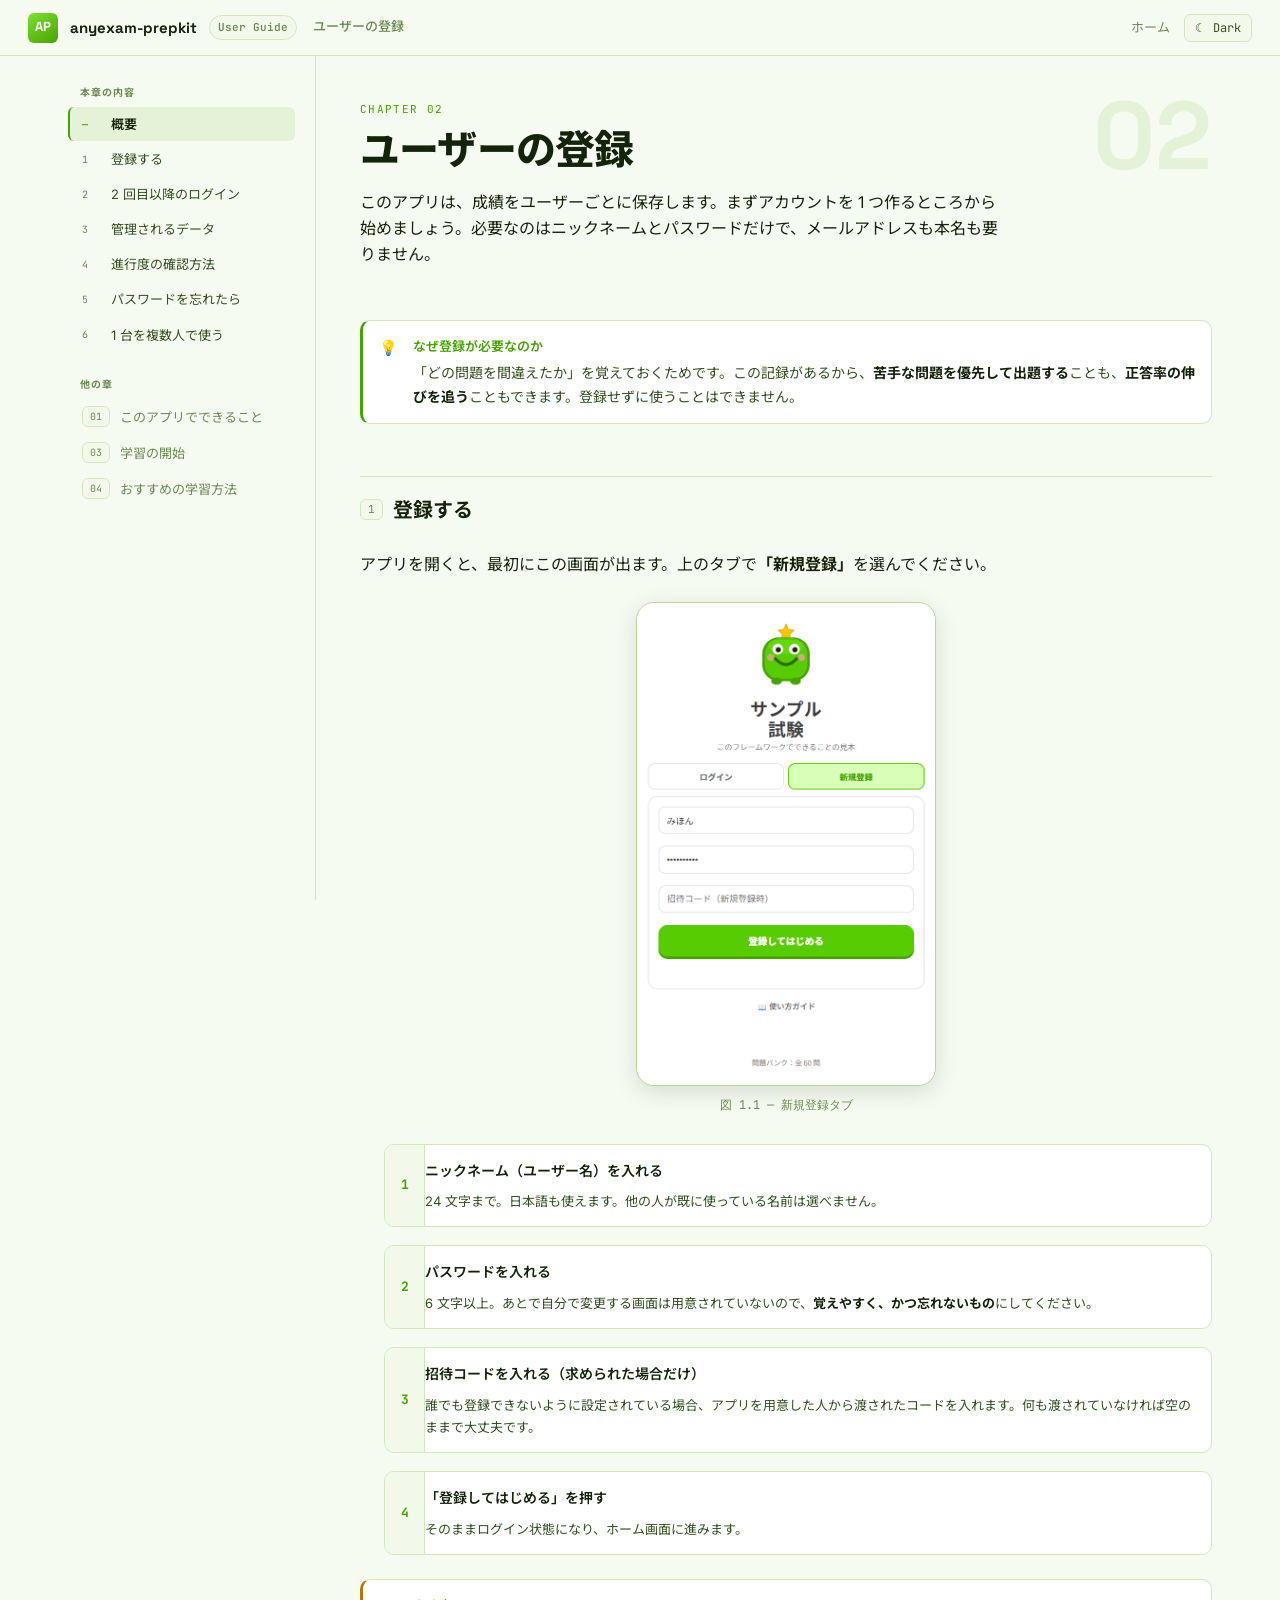
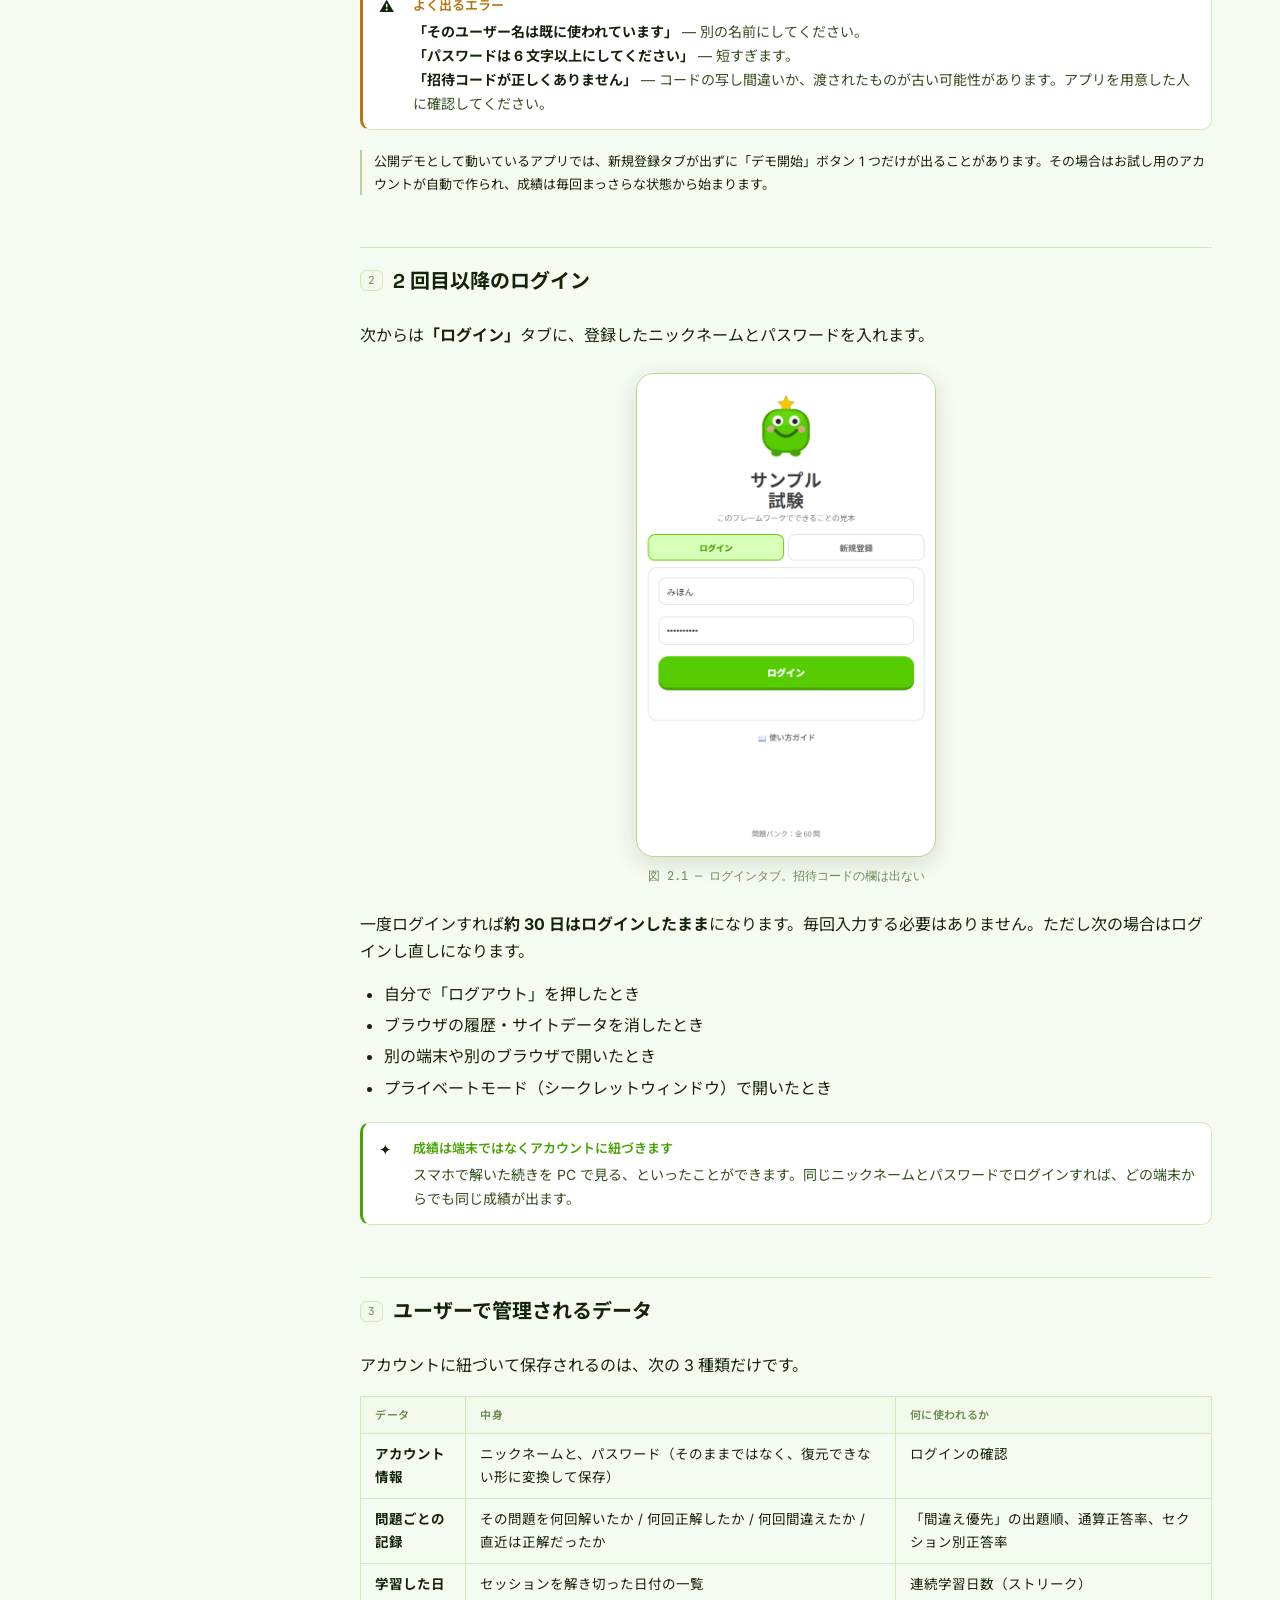
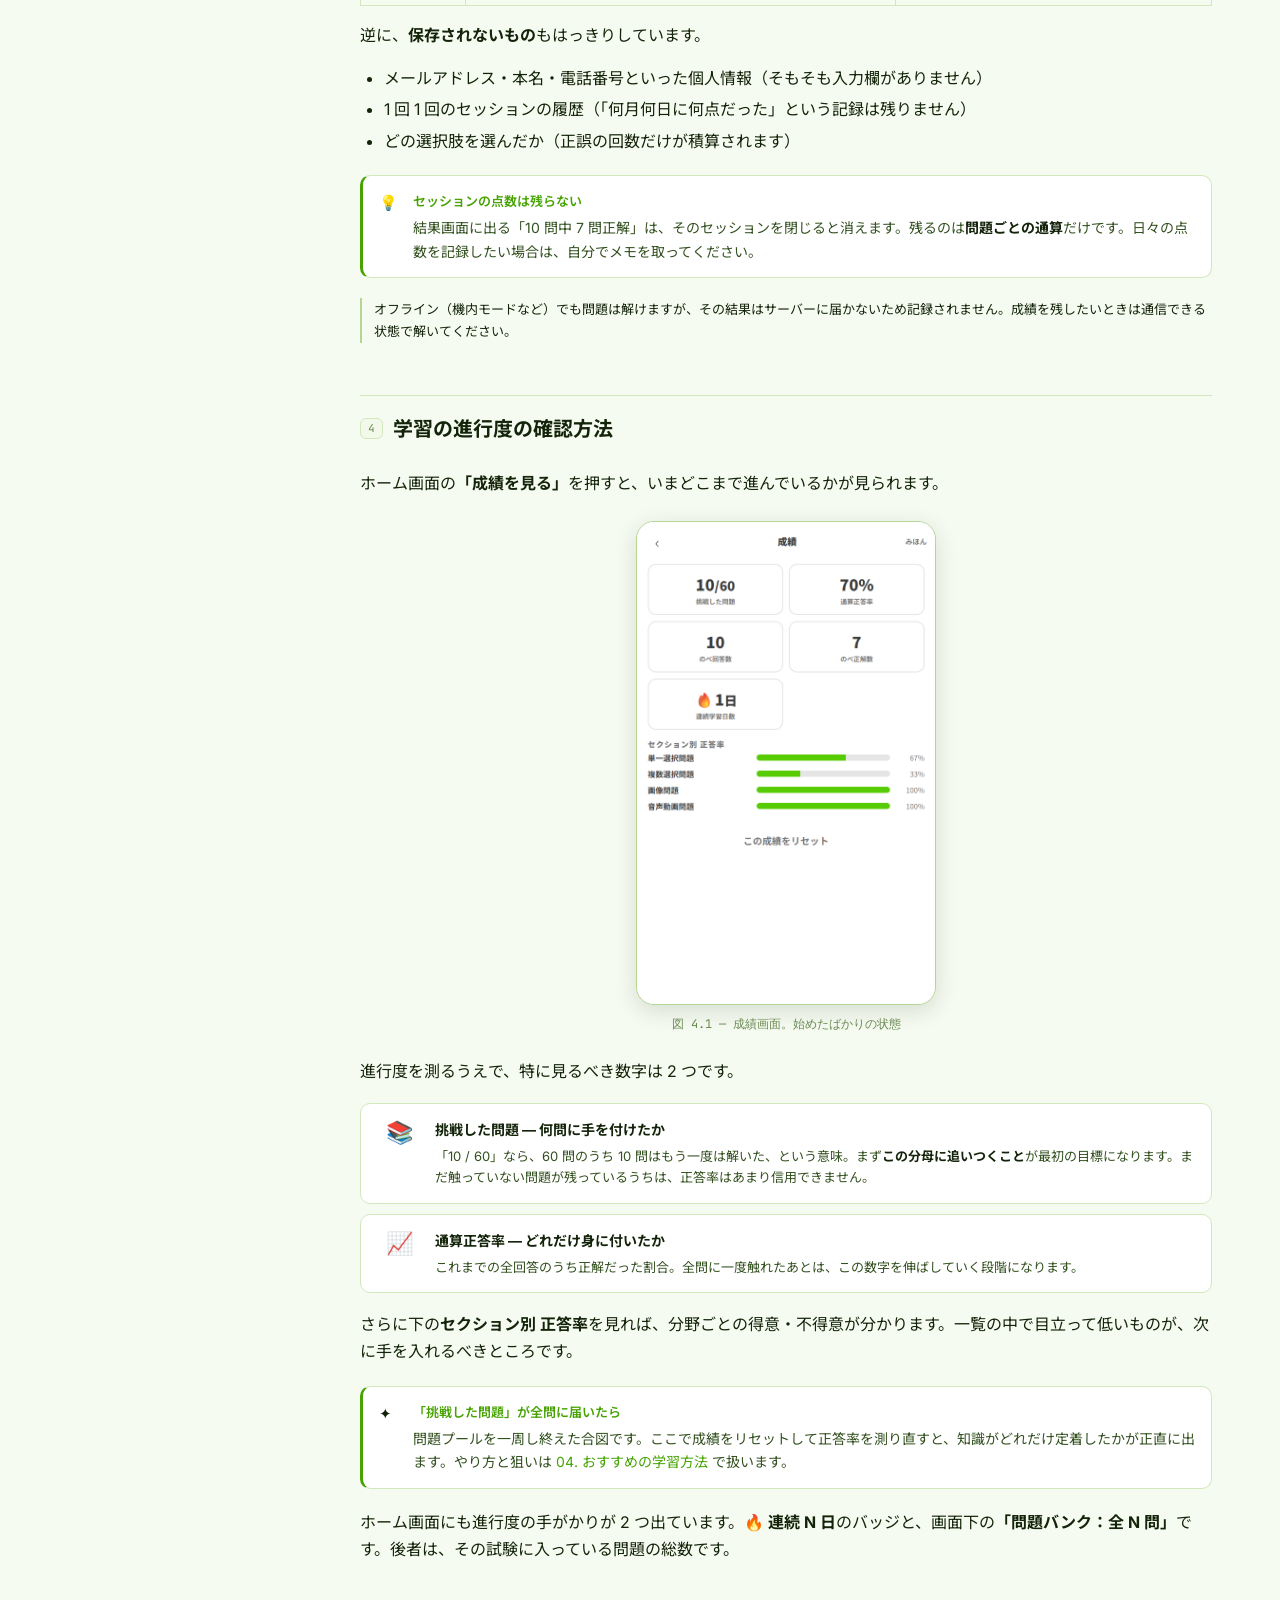
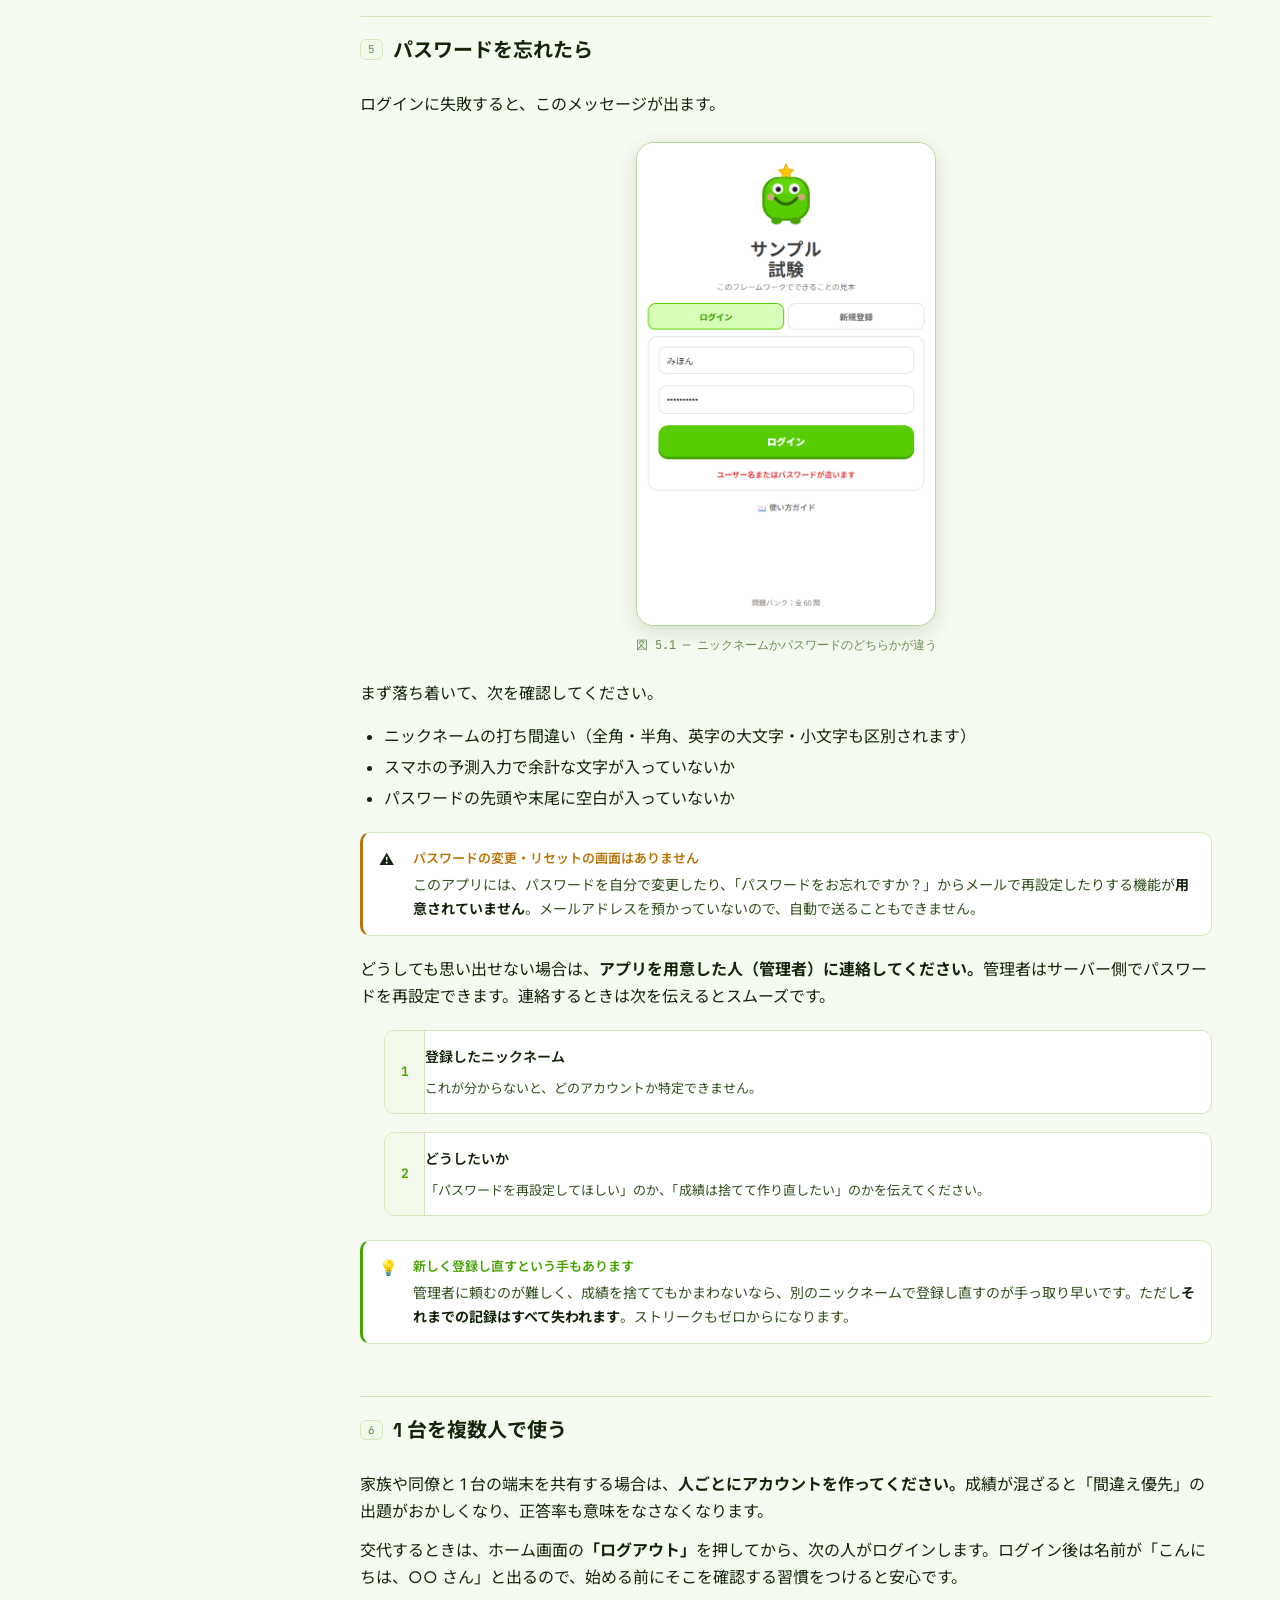
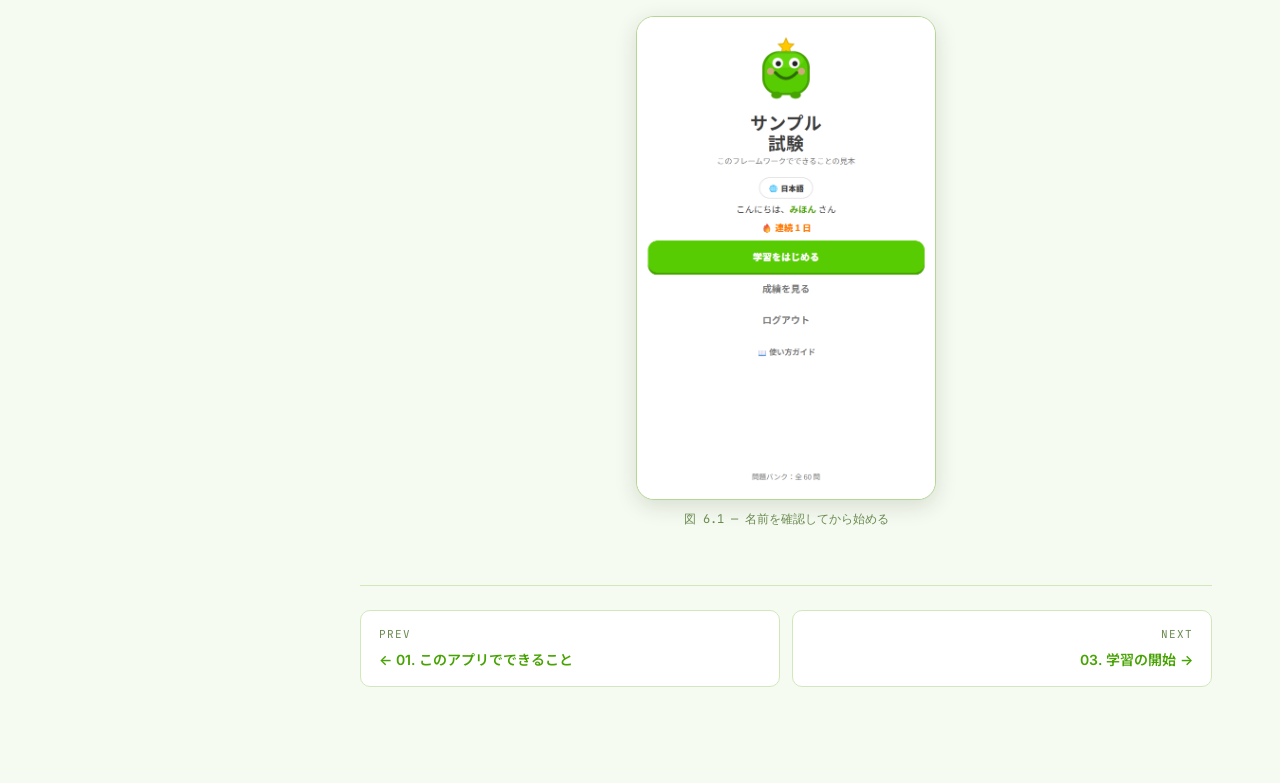
<file: docs/user_guide/02_sign_up.html>
<!DOCTYPE html>
<html lang="ja" data-theme="void" data-mode="dark">
<head>
  <meta charset="UTF-8" />
  <meta name="viewport" content="width=device-width, initial-scale=1.0" />
  <title>02. ユーザーの登録 — anyexam-prepkit ユーザーガイド</title>
  <meta name="description" content="ニックネームとパスワードでの登録手順、ユーザーごとに保存されるデータ、学習の進行度の確認方法、パスワードを忘れたときの対応。" />
  <link rel="stylesheet" href="./assets/styles.css" />
  <script src="./assets/app.js" defer></script>
</head>
<body>
  <div id="read-progress"></div>

  <header class="page-header">
    <div class="brand">
      <a href="./index.html">
        <span class="logo">AP</span>
        <span>anyexam-prepkit</span>
      </a>
      <span class="badge">User Guide</span>
      <span class="page-title">ユーザーの登録</span>
    </div>
    <nav class="header-nav">
      <a href="./index.html">ホーム</a>
      <button class="mode-btn" data-mode-toggle type="button">☀ Light</button>
    </nav>
  </header>

  <main class="page">
    <aside class="sidebar">
      <div class="sidebar-section">
        <p class="sidebar-heading">本章の内容</p>
        <ul class="sidebar-list" id="toc">
          <li><a href="#overview"><span class="sn">—</span>概要</a></li>
          <li><a href="#register"><span class="sn">1</span>登録する</a></li>
          <li><a href="#login"><span class="sn">2</span>2 回目以降のログイン</a></li>
          <li><a href="#data"><span class="sn">3</span>管理されるデータ</a></li>
          <li><a href="#progress"><span class="sn">4</span>進行度の確認方法</a></li>
          <li><a href="#password"><span class="sn">5</span>パスワードを忘れたら</a></li>
          <li><a href="#multi"><span class="sn">6</span>1 台を複数人で使う</a></li>
        </ul>
      </div>
      <div class="sidebar-section">
        <p class="sidebar-heading">他の章</p>
        <div class="sidebar-chapters">
          <a href="./01_what_you_can_do.html"><span class="cn">01</span>このアプリでできること</a>
          <a href="./03_getting_started.html"><span class="cn">03</span>学習の開始</a>
          <a href="./04_study_tips.html"><span class="cn">04</span>おすすめの学習方法</a>
        </div>
      </div>
    </aside>

    <article class="content">

      <!-- ── OVERVIEW ── -->
      <section id="overview">
        <div style="position:relative; overflow:hidden; margin-bottom:40px;">
          <div class="chapter-bg-num">02</div>
          <div class="chapter-eyebrow">Chapter 02</div>
          <h1>ユーザーの登録</h1>
          <p class="lead">このアプリは、成績をユーザーごとに保存します。まずアカウントを 1 つ作るところから始めましょう。必要なのはニックネームとパスワードだけで、メールアドレスも本名も要りません。</p>
        </div>

        <div class="callout callout-note">
          <span class="callout-icon">💡</span>
          <div class="callout-body">
            <span class="callout-title">なぜ登録が必要なのか</span>
            <p>「どの問題を間違えたか」を覚えておくためです。この記録があるから、<strong>苦手な問題を優先して出題する</strong>ことも、<strong>正答率の伸びを追う</strong>こともできます。登録せずに使うことはできません。</p>
          </div>
        </div>
      </section>

      <!-- ── REGISTER ── -->
      <section id="register">
        <h2><span class="h2-num">1</span>登録する</h2>

        <p>アプリを開くと、最初にこの画面が出ます。上のタブで<strong>「新規登録」</strong>を選んでください。</p>

        <figure class="shot">
          <img src="./assets/img/login.png" alt="新規登録タブを選んだ状態の画面" loading="lazy" />
          <figcaption>図 1.1 — 新規登録タブ</figcaption>
        </figure>

        <ul class="steps">
          <li>
            <span class="step-num">1</span>
            <div class="step-body">
              <strong>ニックネーム（ユーザー名）を入れる</strong>
              <p>24 文字まで。日本語も使えます。他の人が既に使っている名前は選べません。</p>
            </div>
          </li>
          <li>
            <span class="step-num">2</span>
            <div class="step-body">
              <strong>パスワードを入れる</strong>
              <p>6 文字以上。あとで自分で変更する画面は用意されていないので、<strong>覚えやすく、かつ忘れないもの</strong>にしてください。</p>
            </div>
          </li>
          <li>
            <span class="step-num">3</span>
            <div class="step-body">
              <strong>招待コードを入れる（求められた場合だけ）</strong>
              <p>誰でも登録できないように設定されている場合、アプリを用意した人から渡されたコードを入れます。何も渡されていなければ空のままで大丈夫です。</p>
            </div>
          </li>
          <li>
            <span class="step-num">4</span>
            <div class="step-body">
              <strong>「登録してはじめる」を押す</strong>
              <p>そのままログイン状態になり、ホーム画面に進みます。</p>
            </div>
          </li>
        </ul>

        <div class="callout callout-warn">
          <span class="callout-icon">⚠️</span>
          <div class="callout-body">
            <span class="callout-title">よく出るエラー</span>
            <p><strong>「そのユーザー名は既に使われています」</strong> — 別の名前にしてください。<br />
            <strong>「パスワードは 6 文字以上にしてください」</strong> — 短すぎます。<br />
            <strong>「招待コードが正しくありません」</strong> — コードの写し間違いか、渡されたものが古い可能性があります。アプリを用意した人に確認してください。</p>
          </div>
        </div>

        <p class="note-inline">公開デモとして動いているアプリでは、新規登録タブが出ずに「デモ開始」ボタン 1 つだけが出ることがあります。その場合はお試し用のアカウントが自動で作られ、成績は毎回まっさらな状態から始まります。</p>
      </section>

      <!-- ── LOGIN ── -->
      <section id="login">
        <h2><span class="h2-num">2</span>2 回目以降のログイン</h2>

        <p>次からは<strong>「ログイン」</strong>タブに、登録したニックネームとパスワードを入れます。</p>

        <figure class="shot">
          <img src="./assets/img/login-tab.png" alt="ログインタブ" loading="lazy" />
          <figcaption>図 2.1 — ログインタブ。招待コードの欄は出ない</figcaption>
        </figure>

        <p>一度ログインすれば<strong>約 30 日はログインしたまま</strong>になります。毎回入力する必要はありません。ただし次の場合はログインし直しになります。</p>

        <ul>
          <li>自分で「ログアウト」を押したとき</li>
          <li>ブラウザの履歴・サイトデータを消したとき</li>
          <li>別の端末や別のブラウザで開いたとき</li>
          <li>プライベートモード（シークレットウィンドウ）で開いたとき</li>
        </ul>

        <div class="callout callout-ok">
          <span class="callout-icon">✦</span>
          <div class="callout-body">
            <span class="callout-title">成績は端末ではなくアカウントに紐づきます</span>
            <p>スマホで解いた続きを PC で見る、といったことができます。同じニックネームとパスワードでログインすれば、どの端末からでも同じ成績が出ます。</p>
          </div>
        </div>
      </section>

      <!-- ── DATA ── -->
      <section id="data">
        <h2><span class="h2-num">3</span>ユーザーで管理されるデータ</h2>

        <p>アカウントに紐づいて保存されるのは、次の 3 種類だけです。</p>

        <table>
          <thead>
            <tr><th>データ</th><th>中身</th><th>何に使われるか</th></tr>
          </thead>
          <tbody>
            <tr>
              <td><strong>アカウント情報</strong></td>
              <td>ニックネームと、パスワード（そのままではなく、復元できない形に変換して保存）</td>
              <td>ログインの確認</td>
            </tr>
            <tr>
              <td><strong>問題ごとの記録</strong></td>
              <td>その問題を何回解いたか / 何回正解したか / 何回間違えたか / 直近は正解だったか</td>
              <td>「間違え優先」の出題順、通算正答率、セクション別正答率</td>
            </tr>
            <tr>
              <td><strong>学習した日</strong></td>
              <td>セッションを解き切った日付の一覧</td>
              <td>連続学習日数（ストリーク）</td>
            </tr>
          </tbody>
        </table>

        <p>逆に、<strong>保存されないもの</strong>もはっきりしています。</p>

        <ul>
          <li>メールアドレス・本名・電話番号といった個人情報（そもそも入力欄がありません）</li>
          <li>1 回 1 回のセッションの履歴（「何月何日に何点だった」という記録は残りません）</li>
          <li>どの選択肢を選んだか（正誤の回数だけが積算されます）</li>
        </ul>

        <div class="callout callout-note">
          <span class="callout-icon">💡</span>
          <div class="callout-body">
            <span class="callout-title">セッションの点数は残らない</span>
            <p>結果画面に出る「10 問中 7 問正解」は、そのセッションを閉じると消えます。残るのは<strong>問題ごとの通算</strong>だけです。日々の点数を記録したい場合は、自分でメモを取ってください。</p>
          </div>
        </div>

        <p class="note-inline">オフライン（機内モードなど）でも問題は解けますが、その結果はサーバーに届かないため記録されません。成績を残したいときは通信できる状態で解いてください。</p>
      </section>

      <!-- ── PROGRESS ── -->
      <section id="progress">
        <h2><span class="h2-num">4</span>学習の進行度の確認方法</h2>

        <p>ホーム画面の<strong>「成績を見る」</strong>を押すと、いまどこまで進んでいるかが見られます。</p>

        <figure class="shot">
          <img src="./assets/img/stats.png" alt="成績画面" loading="lazy" />
          <figcaption>図 4.1 — 成績画面。始めたばかりの状態</figcaption>
        </figure>

        <p>進行度を測るうえで、特に見るべき数字は 2 つです。</p>

        <div class="feature-list">
          <div>
            <span class="fi">📚</span>
            <span class="ft">挑戦した問題 — 何問に手を付けたか</span>
            <span class="fd">「10 / 60」なら、60 問のうち 10 問はもう一度は解いた、という意味。まず<strong>この分母に追いつくこと</strong>が最初の目標になります。まだ触っていない問題が残っているうちは、正答率はあまり信用できません。</span>
          </div>
          <div>
            <span class="fi">📈</span>
            <span class="ft">通算正答率 — どれだけ身に付いたか</span>
            <span class="fd">これまでの全回答のうち正解だった割合。全問に一度触れたあとは、この数字を伸ばしていく段階になります。</span>
          </div>
        </div>

        <p>さらに下の<strong>セクション別 正答率</strong>を見れば、分野ごとの得意・不得意が分かります。一覧の中で目立って低いものが、次に手を入れるべきところです。</p>

        <div class="callout callout-ok">
          <span class="callout-icon">✦</span>
          <div class="callout-body">
            <span class="callout-title">「挑戦した問題」が全問に届いたら</span>
            <p>問題プールを一周し終えた合図です。ここで成績をリセットして正答率を測り直すと、知識がどれだけ定着したかが正直に出ます。やり方と狙いは
            <a href="./04_study_tips.html">04. おすすめの学習方法</a> で扱います。</p>
          </div>
        </div>

        <p>ホーム画面にも進行度の手がかりが 2 つ出ています。<strong>🔥 連続 N 日</strong>のバッジと、画面下の<strong>「問題バンク：全 N 問」</strong>です。後者は、その試験に入っている問題の総数です。</p>
      </section>

      <!-- ── PASSWORD ── -->
      <section id="password">
        <h2><span class="h2-num">5</span>パスワードを忘れたら</h2>

        <p>ログインに失敗すると、このメッセージが出ます。</p>

        <figure class="shot">
          <img src="./assets/img/login-error.png" alt="ログイン失敗のエラーメッセージ" loading="lazy" />
          <figcaption>図 5.1 — ニックネームかパスワードのどちらかが違う</figcaption>
        </figure>

        <p>まず落ち着いて、次を確認してください。</p>

        <ul>
          <li>ニックネームの打ち間違い（全角・半角、英字の大文字・小文字も区別されます）</li>
          <li>スマホの予測入力で余計な文字が入っていないか</li>
          <li>パスワードの先頭や末尾に空白が入っていないか</li>
        </ul>

        <div class="callout callout-warn">
          <span class="callout-icon">⚠️</span>
          <div class="callout-body">
            <span class="callout-title">パスワードの変更・リセットの画面はありません</span>
            <p>このアプリには、パスワードを自分で変更したり、「パスワードをお忘れですか？」からメールで再設定したりする機能が<strong>用意されていません</strong>。メールアドレスを預かっていないので、自動で送ることもできません。</p>
          </div>
        </div>

        <p>どうしても思い出せない場合は、<strong>アプリを用意した人（管理者）に連絡してください。</strong>管理者はサーバー側でパスワードを再設定できます。連絡するときは次を伝えるとスムーズです。</p>

        <ul class="steps">
          <li>
            <span class="step-num">1</span>
            <div class="step-body">
              <strong>登録したニックネーム</strong>
              <p>これが分からないと、どのアカウントか特定できません。</p>
            </div>
          </li>
          <li>
            <span class="step-num">2</span>
            <div class="step-body">
              <strong>どうしたいか</strong>
              <p>「パスワードを再設定してほしい」のか、「成績は捨てて作り直したい」のかを伝えてください。</p>
            </div>
          </li>
        </ul>

        <div class="callout callout-note">
          <span class="callout-icon">💡</span>
          <div class="callout-body">
            <span class="callout-title">新しく登録し直すという手もあります</span>
            <p>管理者に頼むのが難しく、成績を捨ててもかまわないなら、別のニックネームで登録し直すのが手っ取り早いです。ただし<strong>それまでの記録はすべて失われます</strong>。ストリークもゼロからになります。</p>
          </div>
        </div>
      </section>

      <!-- ── MULTI ── -->
      <section id="multi">
        <h2><span class="h2-num">6</span>1 台を複数人で使う</h2>

        <p>家族や同僚と 1 台の端末を共有する場合は、<strong>人ごとにアカウントを作ってください。</strong>成績が混ざると「間違え優先」の出題がおかしくなり、正答率も意味をなさなくなります。</p>

        <p>交代するときは、ホーム画面の<strong>「ログアウト」</strong>を押してから、次の人がログインします。ログイン後は名前が「こんにちは、○○ さん」と出るので、始める前にそこを確認する習慣をつけると安心です。</p>

        <figure class="shot">
          <img src="./assets/img/home.png" alt="ホーム画面の挨拶とログアウトボタン" loading="lazy" />
          <figcaption>図 6.1 — 名前を確認してから始める</figcaption>
        </figure>
      </section>

      <div class="pager">
        <a href="./01_what_you_can_do.html">
          <span class="pager-label">Prev</span>
          <span class="pager-title">← 01. このアプリでできること</span>
        </a>
        <a class="next" href="./03_getting_started.html">
          <span class="pager-label">Next</span>
          <span class="pager-title">03. 学習の開始 →</span>
        </a>
      </div>

    </article>
  </main>
</body>
</html>
</file>
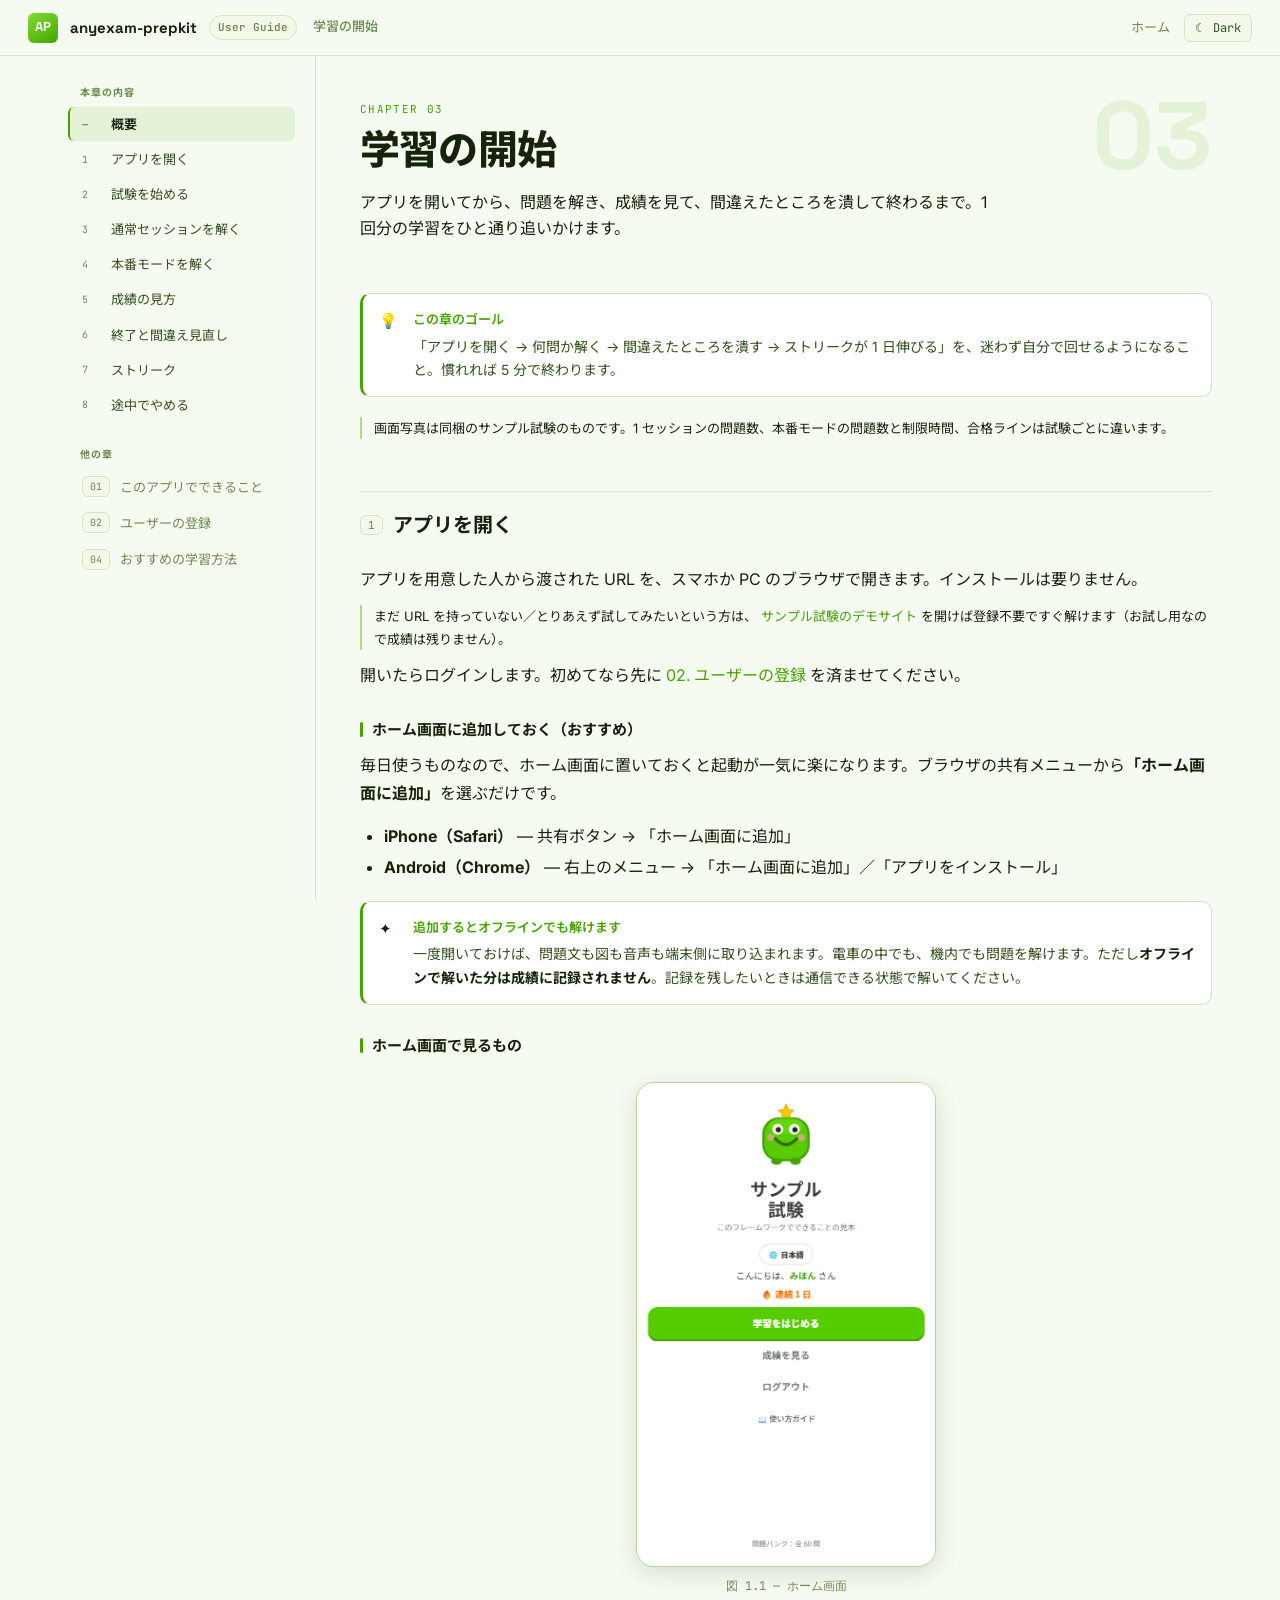
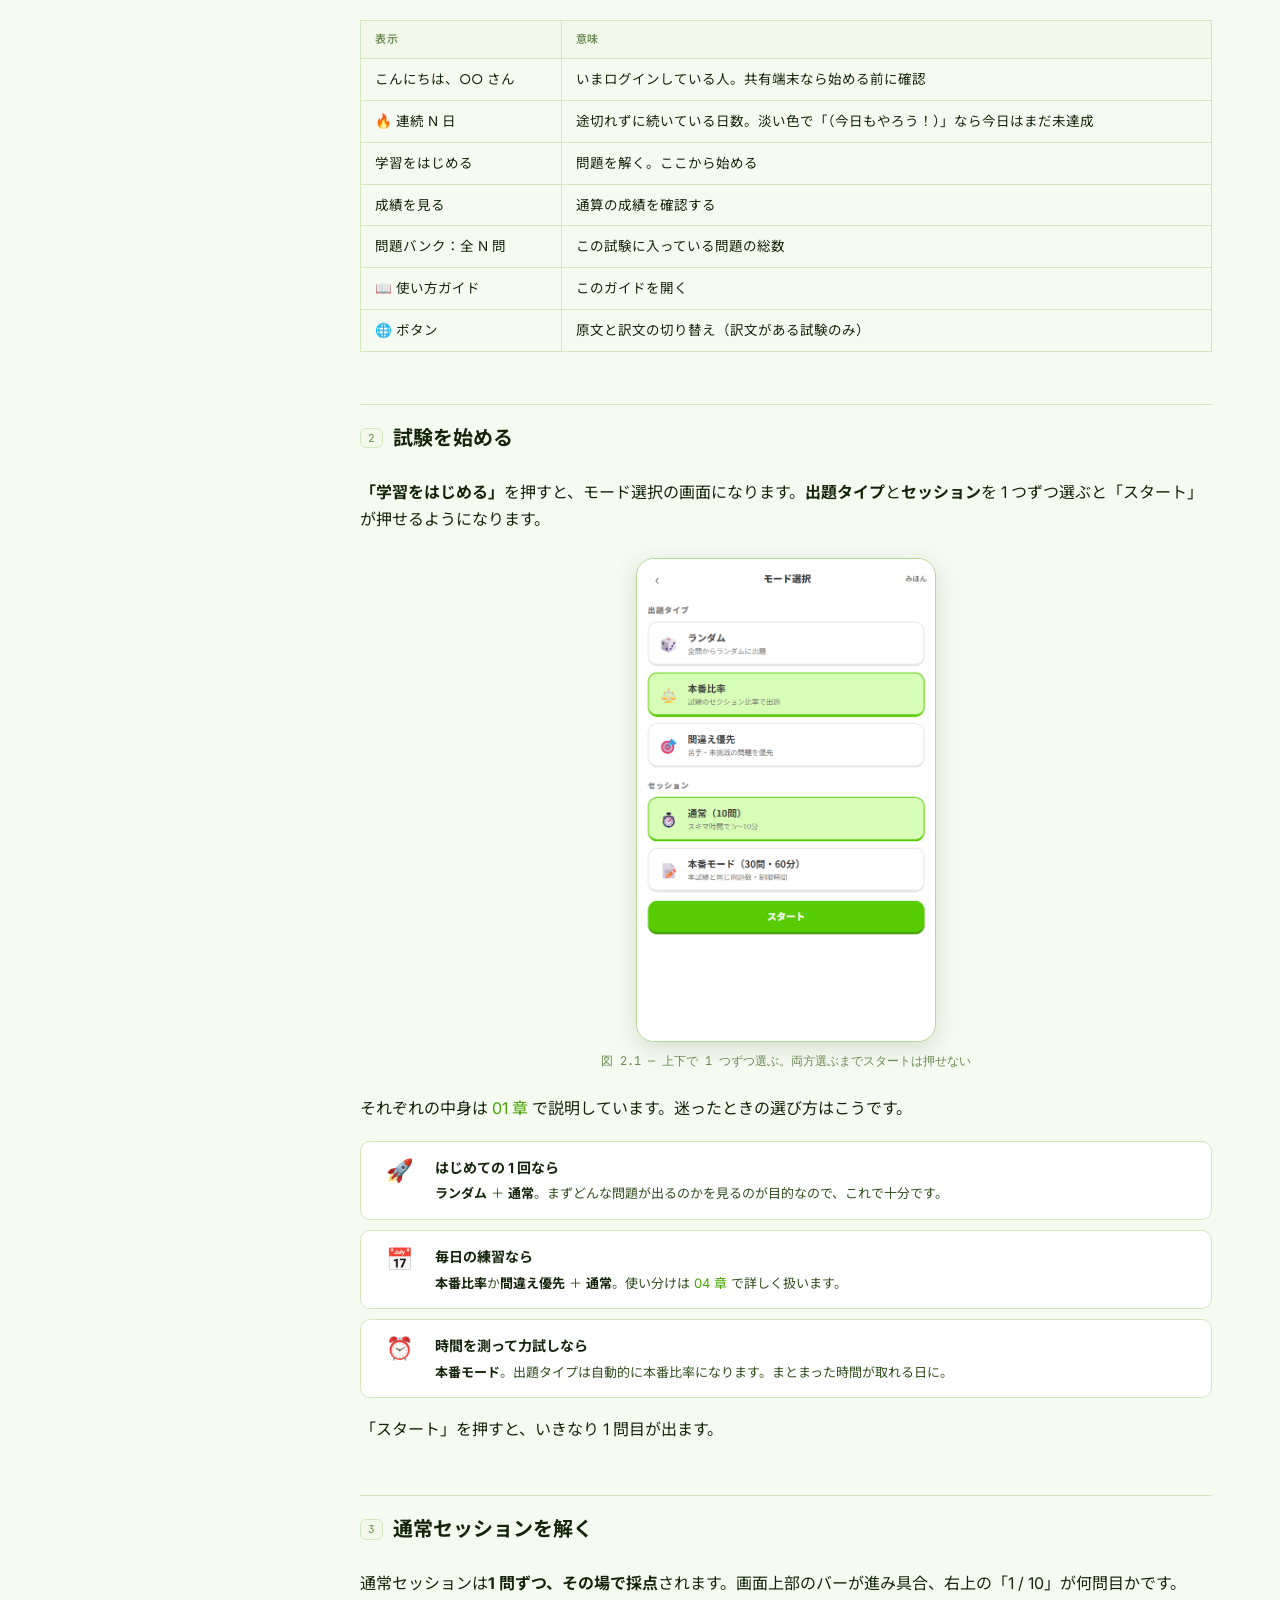
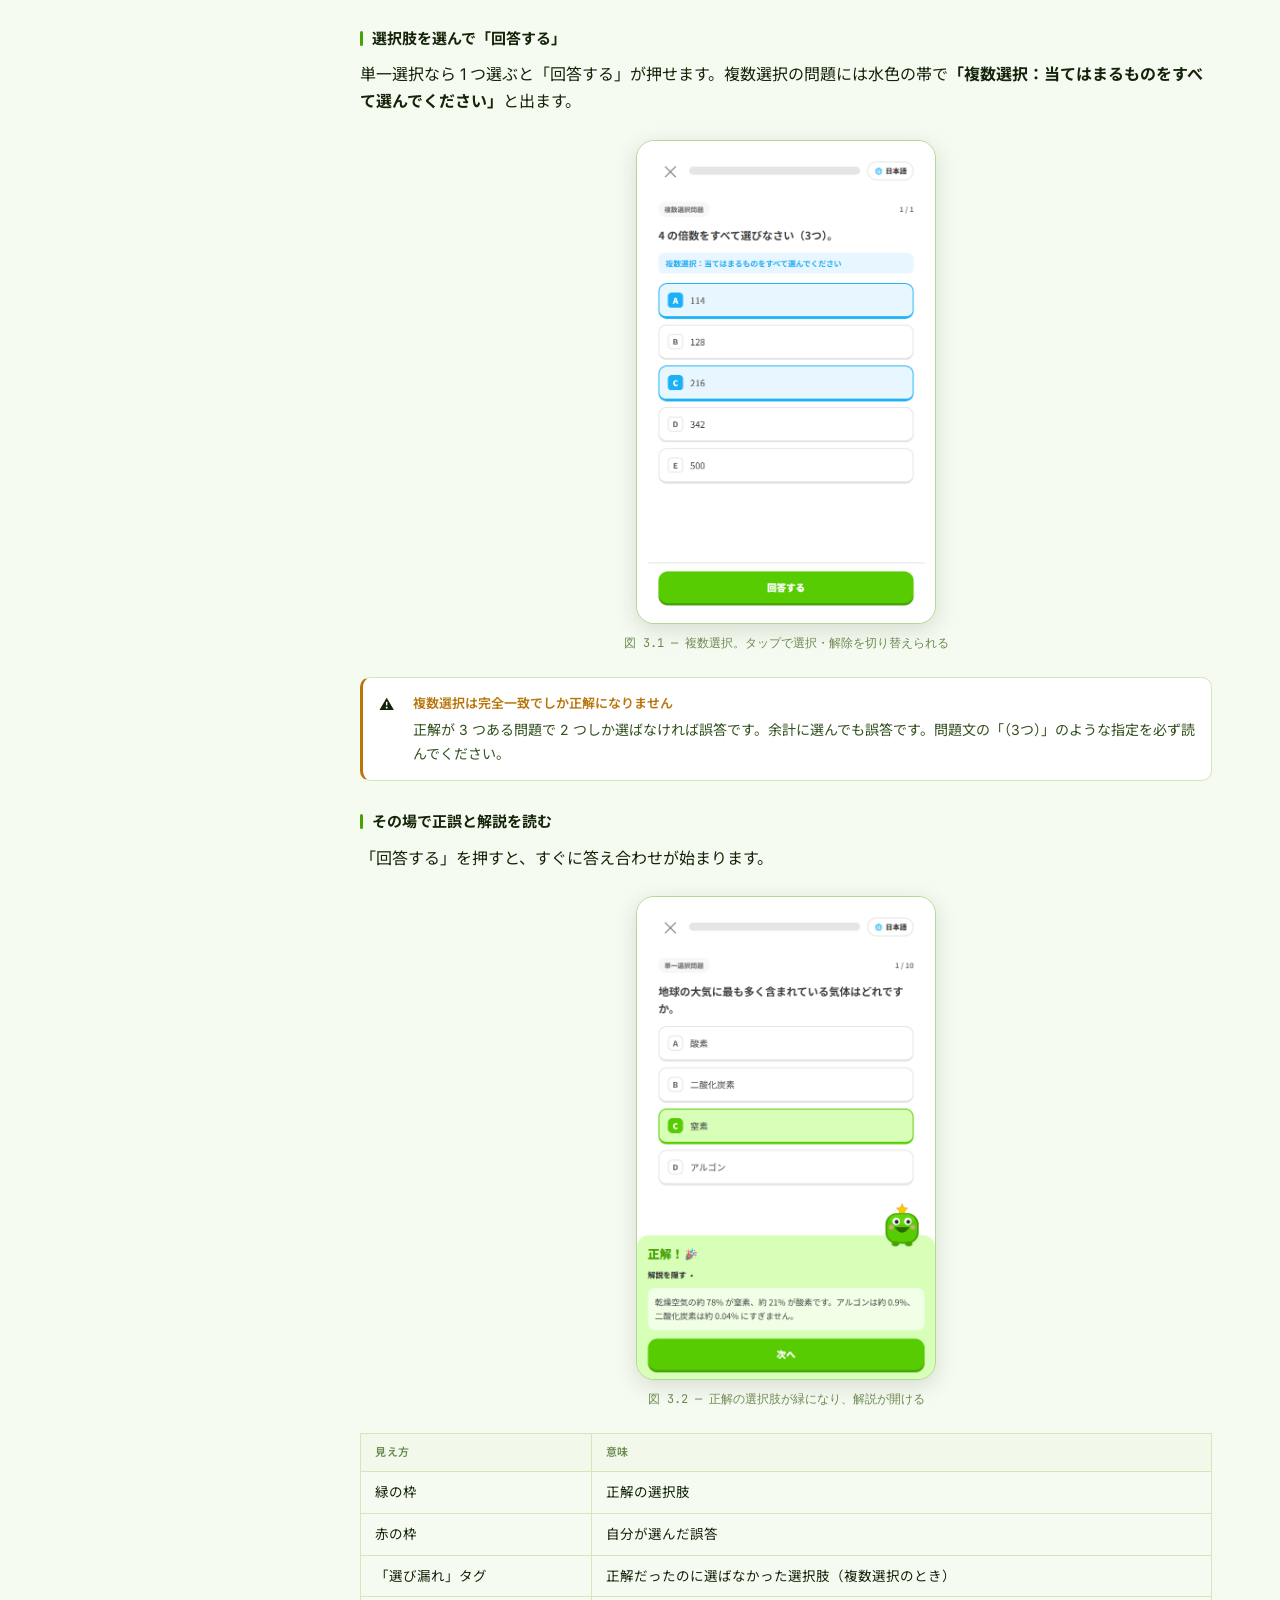
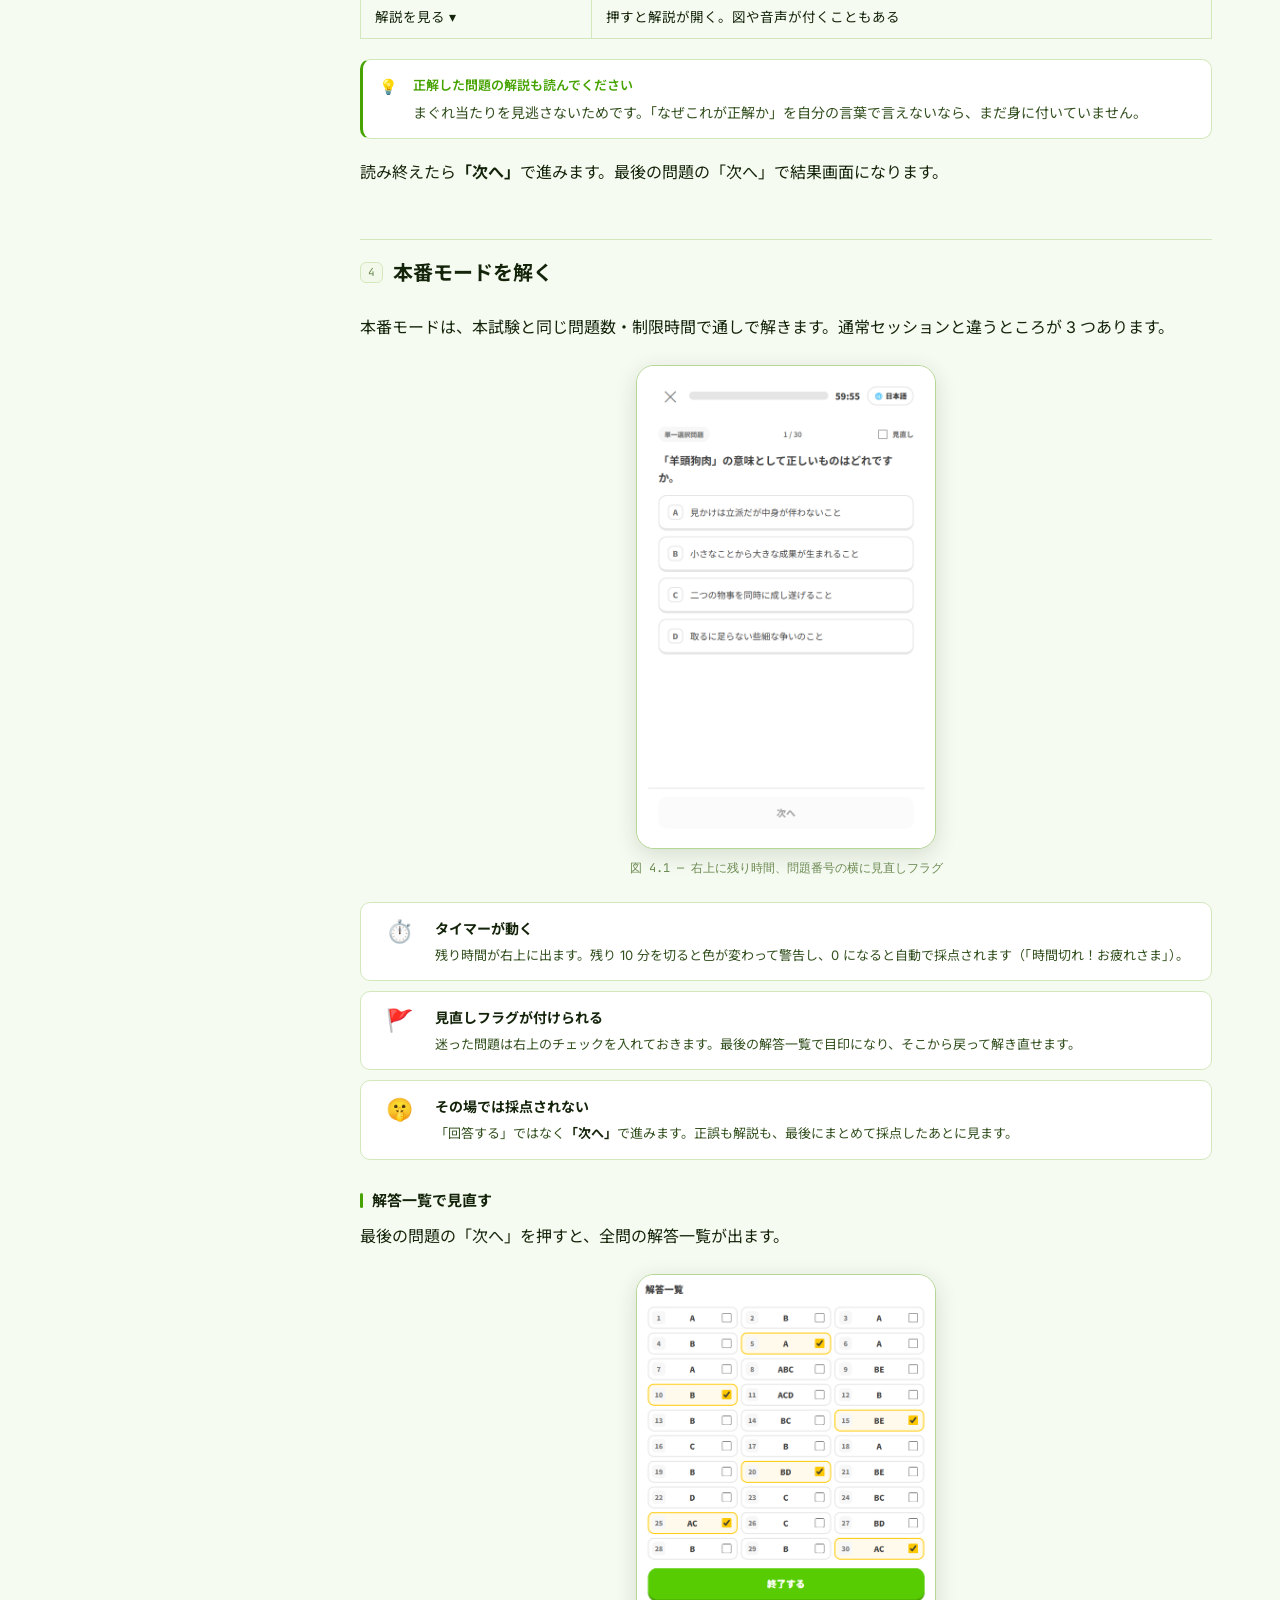
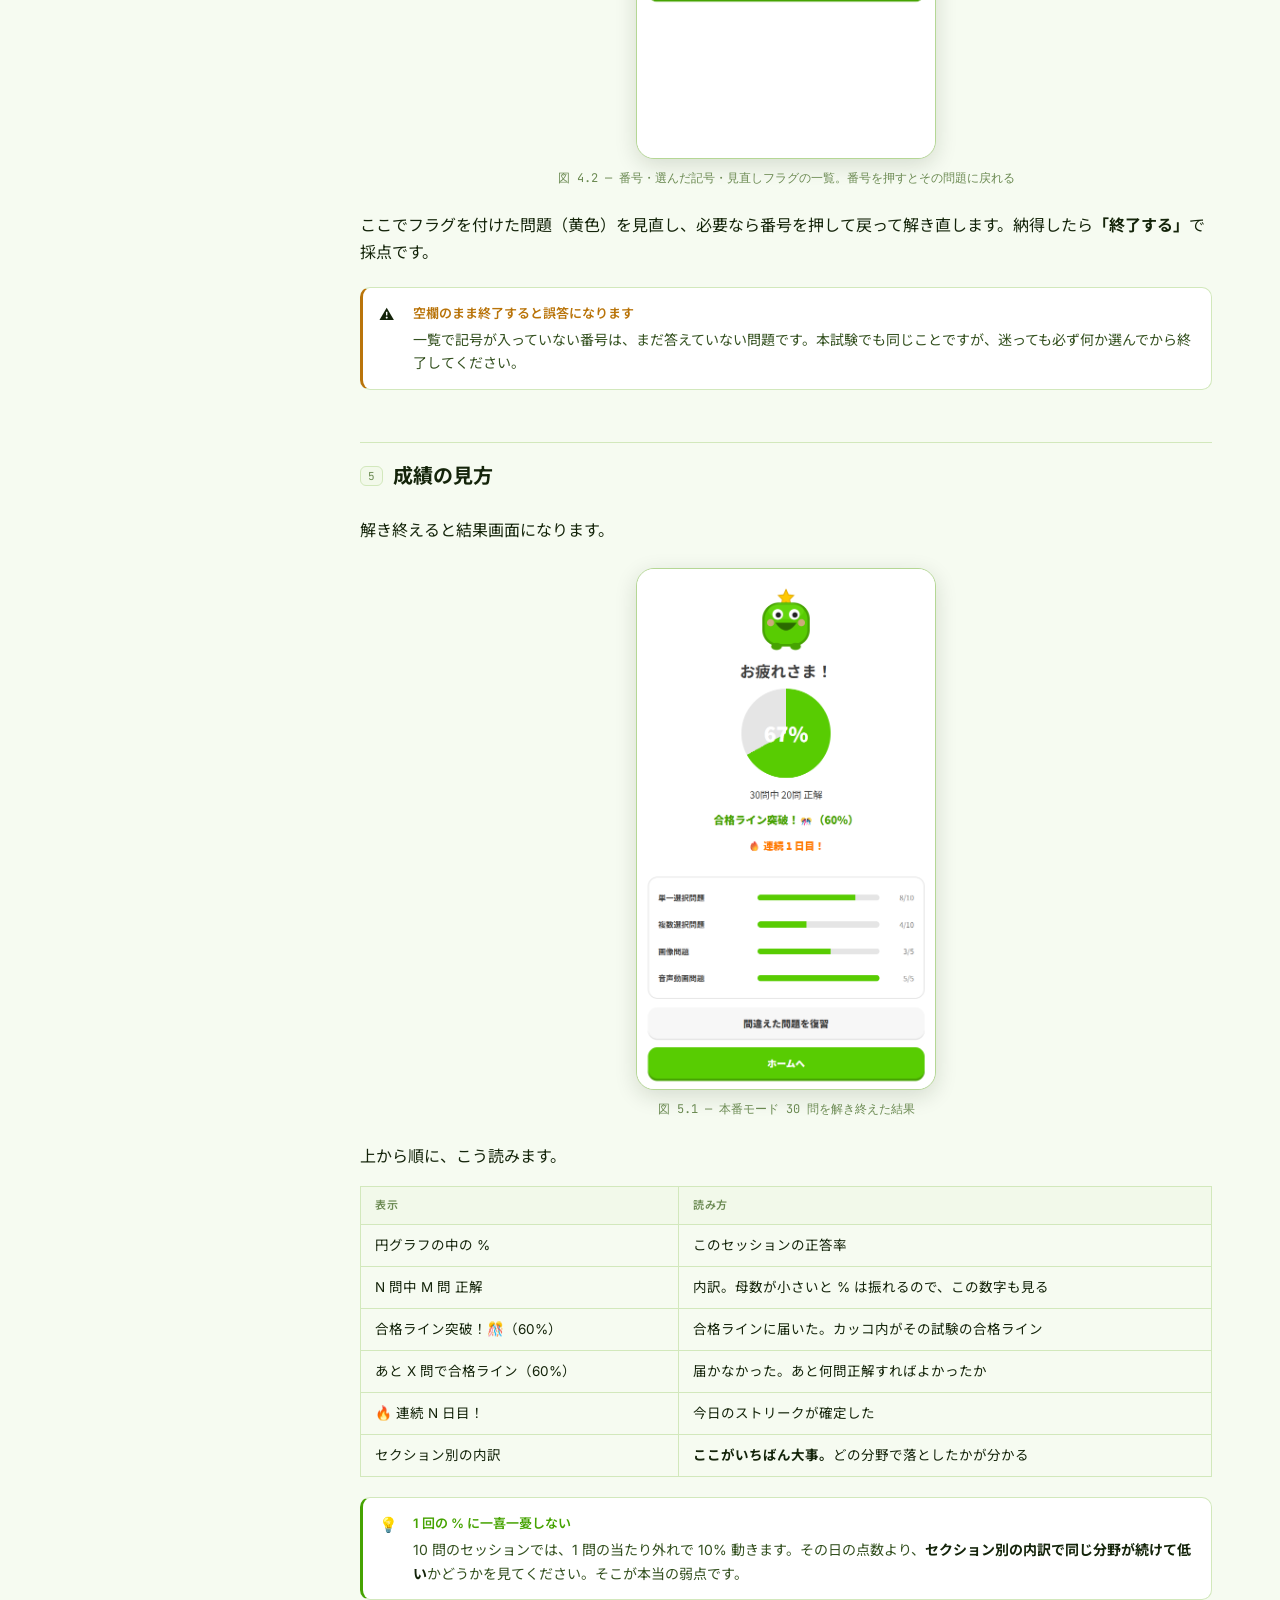
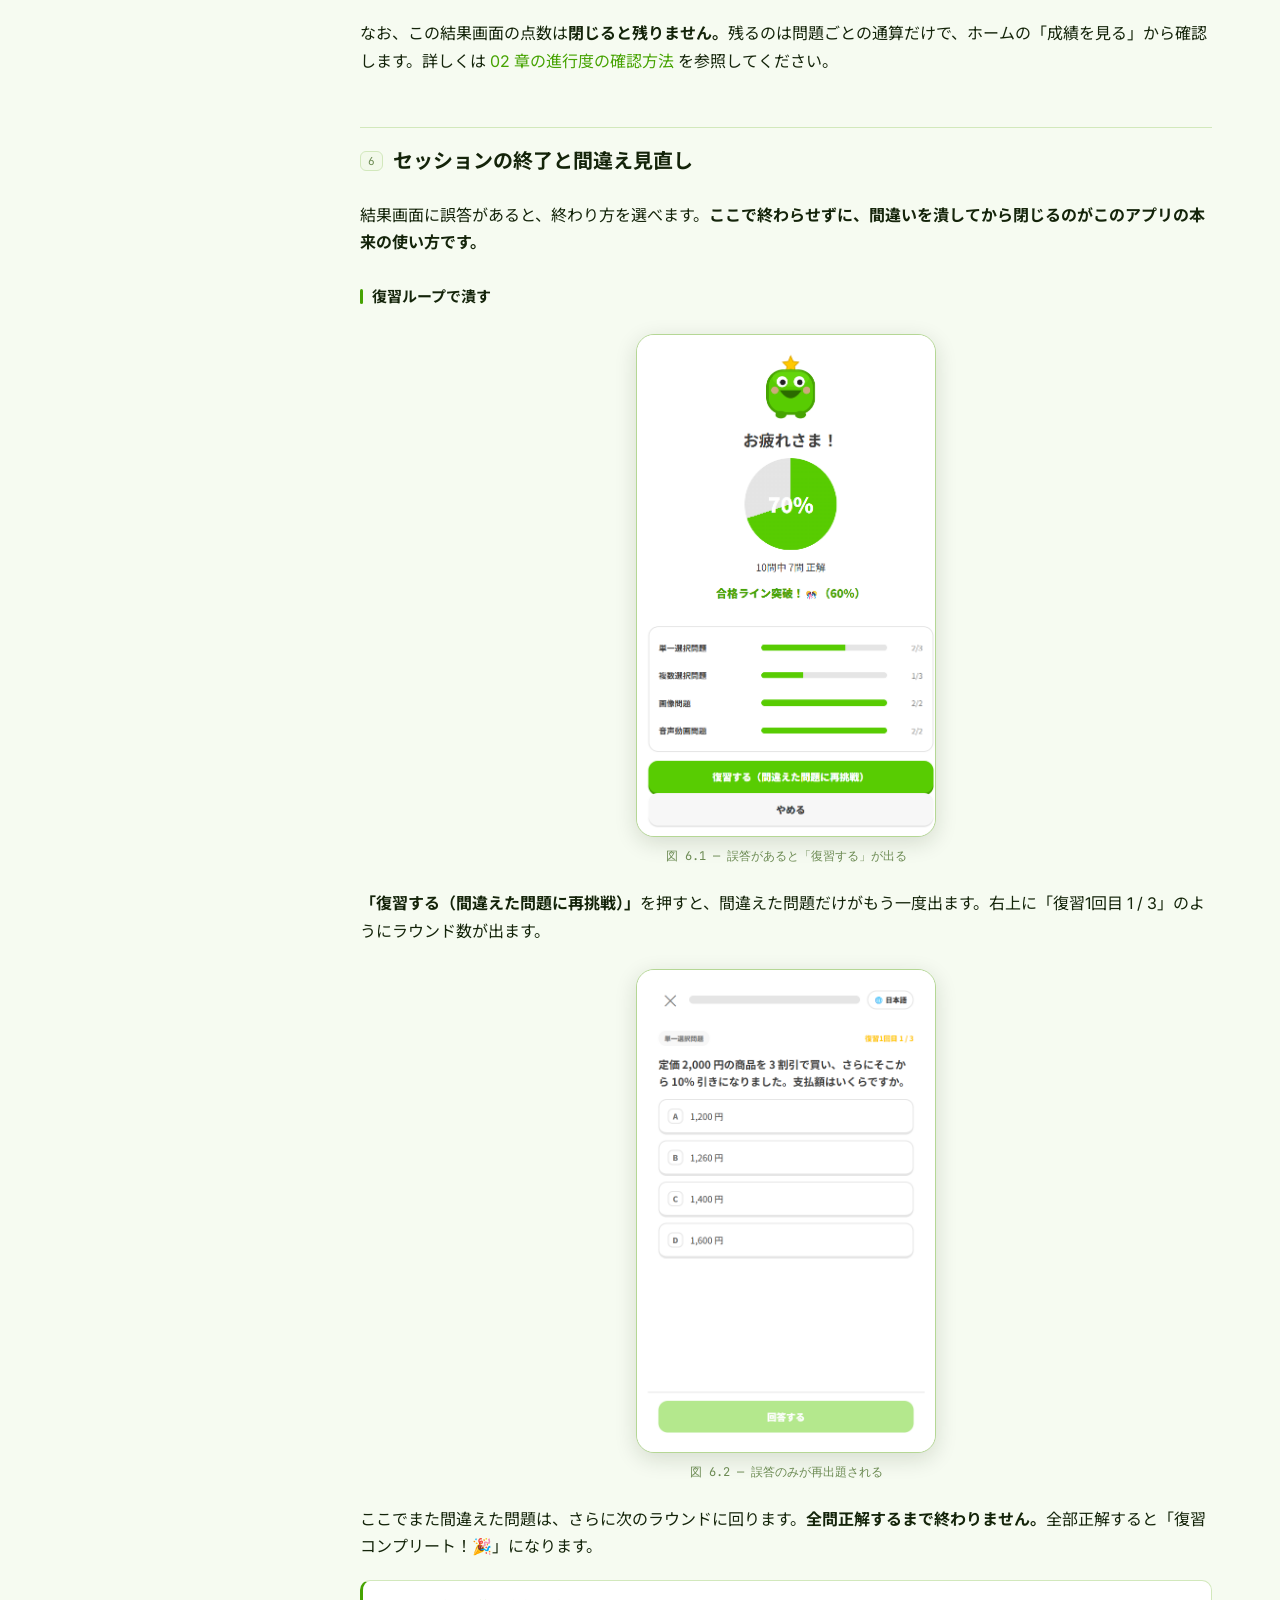
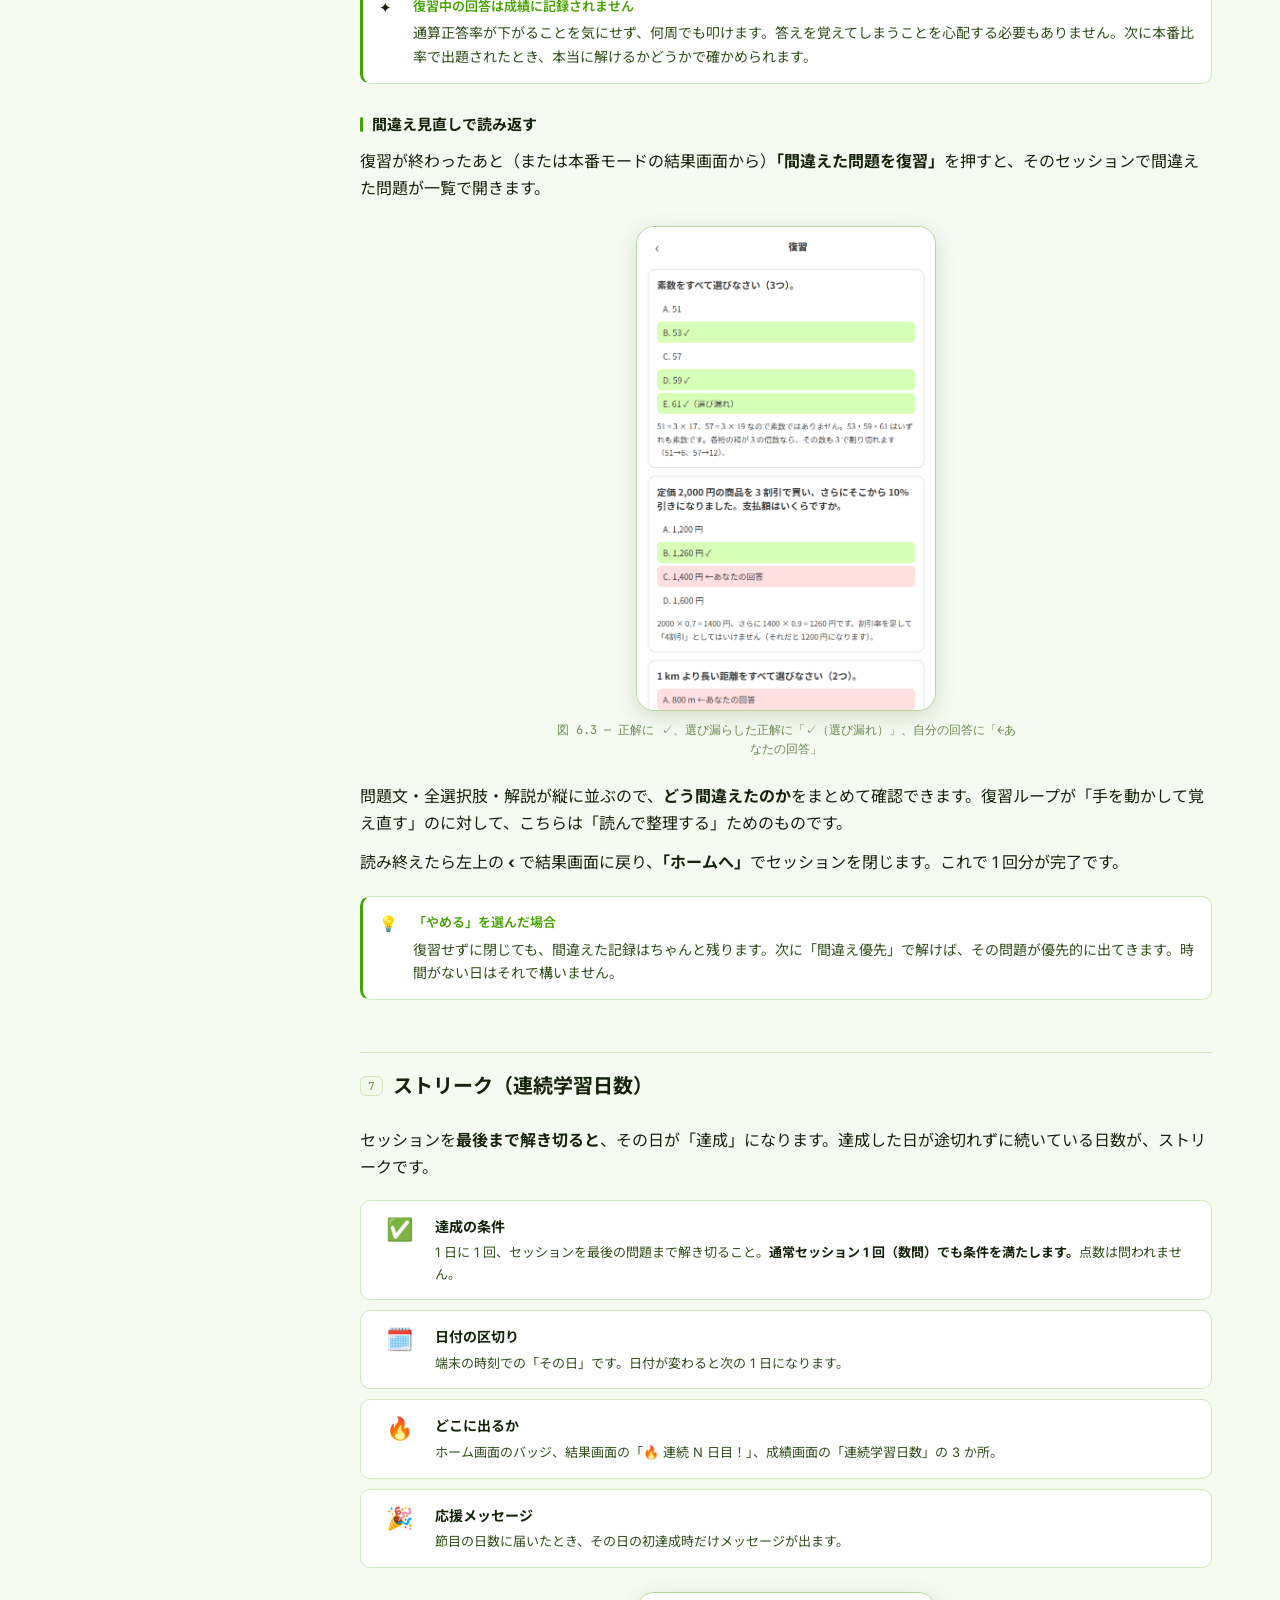
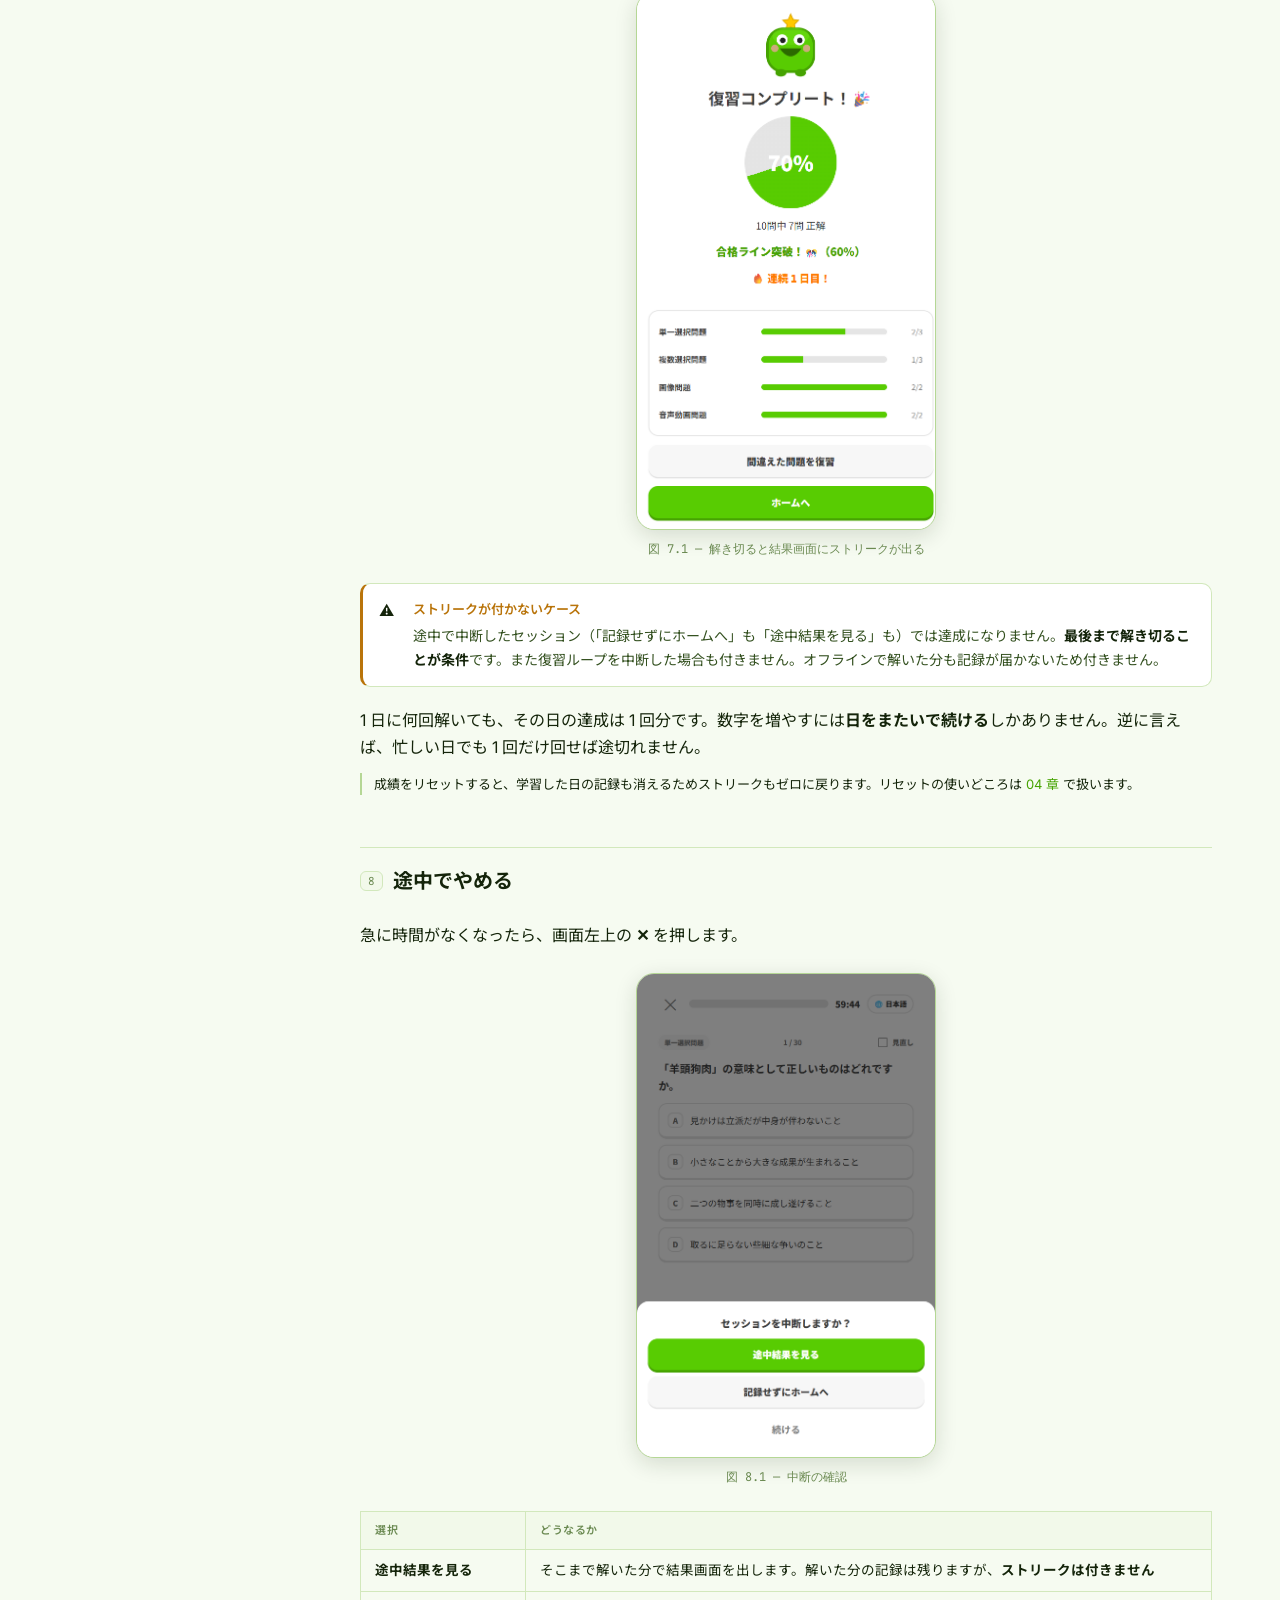
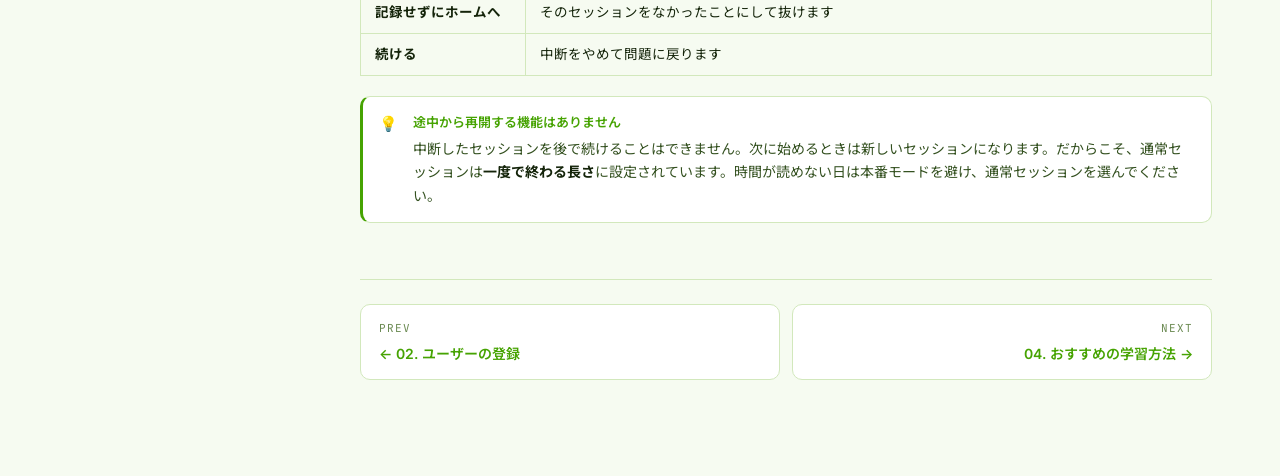
<file: docs/user_guide/03_getting_started.html>
<!DOCTYPE html>
<html lang="ja" data-theme="void" data-mode="dark">
<head>
  <meta charset="UTF-8" />
  <meta name="viewport" content="width=device-width, initial-scale=1.0" />
  <title>03. 学習の開始 — anyexam-prepkit ユーザーガイド</title>
  <meta name="description" content="アプリへのアクセスから試験の開始、解答、採点、間違え見直し、ストリーク、途中でやめる方法までの通し手順。" />
  <link rel="stylesheet" href="./assets/styles.css" />
  <script src="./assets/app.js" defer></script>
</head>
<body>
  <div id="read-progress"></div>

  <header class="page-header">
    <div class="brand">
      <a href="./index.html">
        <span class="logo">AP</span>
        <span>anyexam-prepkit</span>
      </a>
      <span class="badge">User Guide</span>
      <span class="page-title">学習の開始</span>
    </div>
    <nav class="header-nav">
      <a href="./index.html">ホーム</a>
      <button class="mode-btn" data-mode-toggle type="button">☀ Light</button>
    </nav>
  </header>

  <main class="page">
    <aside class="sidebar">
      <div class="sidebar-section">
        <p class="sidebar-heading">本章の内容</p>
        <ul class="sidebar-list" id="toc">
          <li><a href="#overview"><span class="sn">—</span>概要</a></li>
          <li><a href="#access"><span class="sn">1</span>アプリを開く</a></li>
          <li><a href="#start"><span class="sn">2</span>試験を始める</a></li>
          <li><a href="#answer-normal"><span class="sn">3</span>通常セッションを解く</a></li>
          <li><a href="#answer-exam"><span class="sn">4</span>本番モードを解く</a></li>
          <li><a href="#result"><span class="sn">5</span>成績の見方</a></li>
          <li><a href="#review"><span class="sn">6</span>終了と間違え見直し</a></li>
          <li><a href="#streak"><span class="sn">7</span>ストリーク</a></li>
          <li><a href="#quit"><span class="sn">8</span>途中でやめる</a></li>
        </ul>
      </div>
      <div class="sidebar-section">
        <p class="sidebar-heading">他の章</p>
        <div class="sidebar-chapters">
          <a href="./01_what_you_can_do.html"><span class="cn">01</span>このアプリでできること</a>
          <a href="./02_sign_up.html"><span class="cn">02</span>ユーザーの登録</a>
          <a href="./04_study_tips.html"><span class="cn">04</span>おすすめの学習方法</a>
        </div>
      </div>
    </aside>

    <article class="content">

      <!-- ── OVERVIEW ── -->
      <section id="overview">
        <div style="position:relative; overflow:hidden; margin-bottom:40px;">
          <div class="chapter-bg-num">03</div>
          <div class="chapter-eyebrow">Chapter 03</div>
          <h1>学習の開始</h1>
          <p class="lead">アプリを開いてから、問題を解き、成績を見て、間違えたところを潰して終わるまで。1 回分の学習をひと通り追いかけます。</p>
        </div>

        <div class="callout callout-note">
          <span class="callout-icon">💡</span>
          <div class="callout-body">
            <span class="callout-title">この章のゴール</span>
            <p>「アプリを開く → 何問か解く → 間違えたところを潰す → ストリークが 1 日伸びる」を、迷わず自分で回せるようになること。慣れれば 5 分で終わります。</p>
          </div>
        </div>

        <p class="note-inline">画面写真は同梱のサンプル試験のものです。1 セッションの問題数、本番モードの問題数と制限時間、合格ラインは試験ごとに違います。</p>
      </section>

      <!-- ── ACCESS ── -->
      <section id="access">
        <h2><span class="h2-num">1</span>アプリを開く</h2>

        <p>アプリを用意した人から渡された URL を、スマホか PC のブラウザで開きます。インストールは要りません。</p>

        <p class="note-inline">まだ URL を持っていない／とりあえず試してみたいという方は、
        <a href="https://sample-exam-fi6t4ooshq-an.a.run.app/" target="_blank" rel="noopener">サンプル試験のデモサイト</a>
        を開けば登録不要ですぐ解けます（お試し用なので成績は残りません）。</p>

        <p>開いたらログインします。初めてなら先に
        <a href="./02_sign_up.html">02. ユーザーの登録</a> を済ませてください。</p>

        <h3>ホーム画面に追加しておく（おすすめ）</h3>

        <p>毎日使うものなので、ホーム画面に置いておくと起動が一気に楽になります。ブラウザの共有メニューから<strong>「ホーム画面に追加」</strong>を選ぶだけです。</p>

        <ul>
          <li><strong>iPhone（Safari）</strong> — 共有ボタン → 「ホーム画面に追加」</li>
          <li><strong>Android（Chrome）</strong> — 右上のメニュー → 「ホーム画面に追加」／「アプリをインストール」</li>
        </ul>

        <div class="callout callout-ok">
          <span class="callout-icon">✦</span>
          <div class="callout-body">
            <span class="callout-title">追加するとオフラインでも解けます</span>
            <p>一度開いておけば、問題文も図も音声も端末側に取り込まれます。電車の中でも、機内でも問題を解けます。ただし<strong>オフラインで解いた分は成績に記録されません</strong>。記録を残したいときは通信できる状態で解いてください。</p>
          </div>
        </div>

        <h3>ホーム画面で見るもの</h3>

        <figure class="shot">
          <img src="./assets/img/home.png" alt="ホーム画面" loading="lazy" />
          <figcaption>図 1.1 — ホーム画面</figcaption>
        </figure>

        <table>
          <thead>
            <tr><th>表示</th><th>意味</th></tr>
          </thead>
          <tbody>
            <tr><td>こんにちは、○○ さん</td><td>いまログインしている人。共有端末なら始める前に確認</td></tr>
            <tr><td>🔥 連続 N 日</td><td>途切れずに続いている日数。淡い色で「（今日もやろう！）」なら今日はまだ未達成</td></tr>
            <tr><td>学習をはじめる</td><td>問題を解く。ここから始める</td></tr>
            <tr><td>成績を見る</td><td>通算の成績を確認する</td></tr>
            <tr><td>問題バンク：全 N 問</td><td>この試験に入っている問題の総数</td></tr>
            <tr><td>📖 使い方ガイド</td><td>このガイドを開く</td></tr>
            <tr><td>🌐 ボタン</td><td>原文と訳文の切り替え（訳文がある試験のみ）</td></tr>
          </tbody>
        </table>
      </section>

      <!-- ── START ── -->
      <section id="start">
        <h2><span class="h2-num">2</span>試験を始める</h2>

        <p><strong>「学習をはじめる」</strong>を押すと、モード選択の画面になります。<strong>出題タイプ</strong>と<strong>セッション</strong>を 1 つずつ選ぶと「スタート」が押せるようになります。</p>

        <figure class="shot">
          <img src="./assets/img/mode-select.png" alt="モード選択画面" loading="lazy" />
          <figcaption>図 2.1 — 上下で 1 つずつ選ぶ。両方選ぶまでスタートは押せない</figcaption>
        </figure>

        <p>それぞれの中身は
        <a href="./01_what_you_can_do.html#modes">01 章</a>
        で説明しています。迷ったときの選び方はこうです。</p>

        <div class="feature-list">
          <div>
            <span class="fi">🚀</span>
            <span class="ft">はじめての 1 回なら</span>
            <span class="fd"><strong>ランダム</strong> ＋ <strong>通常</strong>。まずどんな問題が出るのかを見るのが目的なので、これで十分です。</span>
          </div>
          <div>
            <span class="fi">📅</span>
            <span class="ft">毎日の練習なら</span>
            <span class="fd"><strong>本番比率</strong>か<strong>間違え優先</strong> ＋ <strong>通常</strong>。使い分けは <a href="./04_study_tips.html">04 章</a> で詳しく扱います。</span>
          </div>
          <div>
            <span class="fi">⏰</span>
            <span class="ft">時間を測って力試しなら</span>
            <span class="fd"><strong>本番モード</strong>。出題タイプは自動的に本番比率になります。まとまった時間が取れる日に。</span>
          </div>
        </div>

        <p>「スタート」を押すと、いきなり 1 問目が出ます。</p>
      </section>

      <!-- ── ANSWER NORMAL ── -->
      <section id="answer-normal">
        <h2><span class="h2-num">3</span>通常セッションを解く</h2>

        <p>通常セッションは<strong>1 問ずつ、その場で採点</strong>されます。画面上部のバーが進み具合、右上の「1 / 10」が何問目かです。</p>

        <h3>選択肢を選んで「回答する」</h3>

        <p>単一選択なら 1 つ選ぶと「回答する」が押せます。複数選択の問題には水色の帯で<strong>「複数選択：当てはまるものをすべて選んでください」</strong>と出ます。</p>

        <figure class="shot">
          <img src="./assets/img/quiz-multi.png" alt="複数選択の問題" loading="lazy" />
          <figcaption>図 3.1 — 複数選択。タップで選択・解除を切り替えられる</figcaption>
        </figure>

        <div class="callout callout-warn">
          <span class="callout-icon">⚠️</span>
          <div class="callout-body">
            <span class="callout-title">複数選択は完全一致でしか正解になりません</span>
            <p>正解が 3 つある問題で 2 つしか選ばなければ誤答です。余計に選んでも誤答です。問題文の「（3つ）」のような指定を必ず読んでください。</p>
          </div>
        </div>

        <h3>その場で正誤と解説を読む</h3>

        <p>「回答する」を押すと、すぐに答え合わせが始まります。</p>

        <figure class="shot">
          <img src="./assets/img/quiz-correct.png" alt="回答直後のフィードバック" loading="lazy" />
          <figcaption>図 3.2 — 正解の選択肢が緑になり、解説が開ける</figcaption>
        </figure>

        <table>
          <thead>
            <tr><th>見え方</th><th>意味</th></tr>
          </thead>
          <tbody>
            <tr><td>緑の枠</td><td>正解の選択肢</td></tr>
            <tr><td>赤の枠</td><td>自分が選んだ誤答</td></tr>
            <tr><td>「選び漏れ」タグ</td><td>正解だったのに選ばなかった選択肢（複数選択のとき）</td></tr>
            <tr><td>解説を見る ▾</td><td>押すと解説が開く。図や音声が付くこともある</td></tr>
          </tbody>
        </table>

        <div class="callout callout-note">
          <span class="callout-icon">💡</span>
          <div class="callout-body">
            <span class="callout-title">正解した問題の解説も読んでください</span>
            <p>まぐれ当たりを見逃さないためです。「なぜこれが正解か」を自分の言葉で言えないなら、まだ身に付いていません。</p>
          </div>
        </div>

        <p>読み終えたら<strong>「次へ」</strong>で進みます。最後の問題の「次へ」で結果画面になります。</p>
      </section>

      <!-- ── ANSWER EXAM ── -->
      <section id="answer-exam">
        <h2><span class="h2-num">4</span>本番モードを解く</h2>

        <p>本番モードは、本試験と同じ問題数・制限時間で通しで解きます。通常セッションと違うところが 3 つあります。</p>

        <figure class="shot">
          <img src="./assets/img/exam-mode.png" alt="本番モードの出題画面" loading="lazy" />
          <figcaption>図 4.1 — 右上に残り時間、問題番号の横に見直しフラグ</figcaption>
        </figure>

        <div class="feature-list">
          <div>
            <span class="fi">⏱️</span>
            <span class="ft">タイマーが動く</span>
            <span class="fd">残り時間が右上に出ます。残り 10 分を切ると色が変わって警告し、0 になると自動で採点されます（「時間切れ！お疲れさま」）。</span>
          </div>
          <div>
            <span class="fi">🚩</span>
            <span class="ft">見直しフラグが付けられる</span>
            <span class="fd">迷った問題は右上のチェックを入れておきます。最後の解答一覧で目印になり、そこから戻って解き直せます。</span>
          </div>
          <div>
            <span class="fi">🤫</span>
            <span class="ft">その場では採点されない</span>
            <span class="fd">「回答する」ではなく<strong>「次へ」</strong>で進みます。正誤も解説も、最後にまとめて採点したあとに見ます。</span>
          </div>
        </div>

        <h3>解答一覧で見直す</h3>

        <p>最後の問題の「次へ」を押すと、全問の解答一覧が出ます。</p>

        <figure class="shot">
          <img src="./assets/img/exam-list.png" alt="本番モードの解答一覧" loading="lazy" />
          <figcaption>図 4.2 — 番号・選んだ記号・見直しフラグの一覧。番号を押すとその問題に戻れる</figcaption>
        </figure>

        <p>ここでフラグを付けた問題（黄色）を見直し、必要なら番号を押して戻って解き直します。納得したら<strong>「終了する」</strong>で採点です。</p>

        <div class="callout callout-warn">
          <span class="callout-icon">⚠️</span>
          <div class="callout-body">
            <span class="callout-title">空欄のまま終了すると誤答になります</span>
            <p>一覧で記号が入っていない番号は、まだ答えていない問題です。本試験でも同じことですが、迷っても必ず何か選んでから終了してください。</p>
          </div>
        </div>
      </section>

      <!-- ── RESULT ── -->
      <section id="result">
        <h2><span class="h2-num">5</span>成績の見方</h2>

        <p>解き終えると結果画面になります。</p>

        <figure class="shot">
          <img src="./assets/img/result-exam.png" alt="本番モードの結果画面" loading="lazy" />
          <figcaption>図 5.1 — 本番モード 30 問を解き終えた結果</figcaption>
        </figure>

        <p>上から順に、こう読みます。</p>

        <table>
          <thead>
            <tr><th>表示</th><th>読み方</th></tr>
          </thead>
          <tbody>
            <tr><td>円グラフの中の %</td><td>このセッションの正答率</td></tr>
            <tr><td>N 問中 M 問 正解</td><td>内訳。母数が小さいと % は振れるので、この数字も見る</td></tr>
            <tr><td>合格ライン突破！🎊（60%）</td><td>合格ラインに届いた。カッコ内がその試験の合格ライン</td></tr>
            <tr><td>あと X 問で合格ライン（60%）</td><td>届かなかった。あと何問正解すればよかったか</td></tr>
            <tr><td>🔥 連続 N 日目！</td><td>今日のストリークが確定した</td></tr>
            <tr><td>セクション別の内訳</td><td><strong>ここがいちばん大事。</strong>どの分野で落としたかが分かる</td></tr>
          </tbody>
        </table>

        <div class="callout callout-note">
          <span class="callout-icon">💡</span>
          <div class="callout-body">
            <span class="callout-title">1 回の % に一喜一憂しない</span>
            <p>10 問のセッションでは、1 問の当たり外れで 10% 動きます。その日の点数より、<strong>セクション別の内訳で同じ分野が続けて低い</strong>かどうかを見てください。そこが本当の弱点です。</p>
          </div>
        </div>

        <p>なお、この結果画面の点数は<strong>閉じると残りません。</strong>残るのは問題ごとの通算だけで、ホームの「成績を見る」から確認します。詳しくは
        <a href="./02_sign_up.html#progress">02 章の進行度の確認方法</a> を参照してください。</p>
      </section>

      <!-- ── REVIEW ── -->
      <section id="review">
        <h2><span class="h2-num">6</span>セッションの終了と間違え見直し</h2>

        <p>結果画面に誤答があると、終わり方を選べます。<strong>ここで終わらせずに、間違いを潰してから閉じるのがこのアプリの本来の使い方です。</strong></p>

        <h3>復習ループで潰す</h3>

        <figure class="shot">
          <img src="./assets/img/result.png" alt="復習するかを選ぶ結果画面" loading="lazy" />
          <figcaption>図 6.1 — 誤答があると「復習する」が出る</figcaption>
        </figure>

        <p><strong>「復習する（間違えた問題に再挑戦）」</strong>を押すと、間違えた問題だけがもう一度出ます。右上に「復習1回目 1 / 3」のようにラウンド数が出ます。</p>

        <figure class="shot">
          <img src="./assets/img/remediation.png" alt="復習ラウンドの出題画面" loading="lazy" />
          <figcaption>図 6.2 — 誤答のみが再出題される</figcaption>
        </figure>

        <p>ここでまた間違えた問題は、さらに次のラウンドに回ります。<strong>全問正解するまで終わりません。</strong>全部正解すると「復習コンプリート！🎉」になります。</p>

        <div class="callout callout-ok">
          <span class="callout-icon">✦</span>
          <div class="callout-body">
            <span class="callout-title">復習中の回答は成績に記録されません</span>
            <p>通算正答率が下がることを気にせず、何周でも叩けます。答えを覚えてしまうことを心配する必要もありません。次に本番比率で出題されたとき、本当に解けるかどうかで確かめられます。</p>
          </div>
        </div>

        <h3>間違え見直しで読み返す</h3>

        <p>復習が終わったあと（または本番モードの結果画面から）<strong>「間違えた問題を復習」</strong>を押すと、そのセッションで間違えた問題が一覧で開きます。</p>

        <figure class="shot">
          <img src="./assets/img/review.png" alt="間違え見直し画面" loading="lazy" />
          <figcaption>図 6.3 — 正解に ✓、選び漏らした正解に「✓（選び漏れ）」、自分の回答に「←あなたの回答」</figcaption>
        </figure>

        <p>問題文・全選択肢・解説が縦に並ぶので、<strong>どう間違えたのか</strong>をまとめて確認できます。復習ループが「手を動かして覚え直す」のに対して、こちらは「読んで整理する」ためのものです。</p>

        <p>読み終えたら左上の <strong>‹</strong> で結果画面に戻り、<strong>「ホームへ」</strong>でセッションを閉じます。これで 1 回分が完了です。</p>

        <div class="callout callout-note">
          <span class="callout-icon">💡</span>
          <div class="callout-body">
            <span class="callout-title">「やめる」を選んだ場合</span>
            <p>復習せずに閉じても、間違えた記録はちゃんと残ります。次に「間違え優先」で解けば、その問題が優先的に出てきます。時間がない日はそれで構いません。</p>
          </div>
        </div>
      </section>

      <!-- ── STREAK ── -->
      <section id="streak">
        <h2><span class="h2-num">7</span>ストリーク（連続学習日数）</h2>

        <p>セッションを<strong>最後まで解き切ると</strong>、その日が「達成」になります。達成した日が途切れずに続いている日数が、ストリークです。</p>

        <div class="feature-list">
          <div>
            <span class="fi">✅</span>
            <span class="ft">達成の条件</span>
            <span class="fd">1 日に 1 回、セッションを最後の問題まで解き切ること。<strong>通常セッション 1 回（数問）でも条件を満たします。</strong>点数は問われません。</span>
          </div>
          <div>
            <span class="fi">🗓️</span>
            <span class="ft">日付の区切り</span>
            <span class="fd">端末の時刻での「その日」です。日付が変わると次の 1 日になります。</span>
          </div>
          <div>
            <span class="fi">🔥</span>
            <span class="ft">どこに出るか</span>
            <span class="fd">ホーム画面のバッジ、結果画面の「🔥 連続 N 日目！」、成績画面の「連続学習日数」の 3 か所。</span>
          </div>
          <div>
            <span class="fi">🎉</span>
            <span class="ft">応援メッセージ</span>
            <span class="fd">節目の日数に届いたとき、その日の初達成時だけメッセージが出ます。</span>
          </div>
        </div>

        <figure class="shot">
          <img src="./assets/img/result-complete.png" alt="ストリークが表示された結果画面" loading="lazy" />
          <figcaption>図 7.1 — 解き切ると結果画面にストリークが出る</figcaption>
        </figure>

        <div class="callout callout-warn">
          <span class="callout-icon">⚠️</span>
          <div class="callout-body">
            <span class="callout-title">ストリークが付かないケース</span>
            <p>途中で中断したセッション（「記録せずにホームへ」も「途中結果を見る」も）では達成になりません。<strong>最後まで解き切ることが条件</strong>です。また復習ループを中断した場合も付きません。オフラインで解いた分も記録が届かないため付きません。</p>
          </div>
        </div>

        <p>1 日に何回解いても、その日の達成は 1 回分です。数字を増やすには<strong>日をまたいで続ける</strong>しかありません。逆に言えば、忙しい日でも 1 回だけ回せば途切れません。</p>

        <p class="note-inline">成績をリセットすると、学習した日の記録も消えるためストリークもゼロに戻ります。リセットの使いどころは <a href="./04_study_tips.html">04 章</a> で扱います。</p>
      </section>

      <!-- ── QUIT ── -->
      <section id="quit">
        <h2><span class="h2-num">8</span>途中でやめる</h2>

        <p>急に時間がなくなったら、画面左上の <strong>✕</strong> を押します。</p>

        <figure class="shot">
          <img src="./assets/img/quit-sheet.png" alt="セッション中断の確認" loading="lazy" />
          <figcaption>図 8.1 — 中断の確認</figcaption>
        </figure>

        <table>
          <thead>
            <tr><th>選択</th><th>どうなるか</th></tr>
          </thead>
          <tbody>
            <tr>
              <td><strong>途中結果を見る</strong></td>
              <td>そこまで解いた分で結果画面を出します。解いた分の記録は残りますが、<strong>ストリークは付きません</strong></td>
            </tr>
            <tr>
              <td><strong>記録せずにホームへ</strong></td>
              <td>そのセッションをなかったことにして抜けます</td>
            </tr>
            <tr>
              <td><strong>続ける</strong></td>
              <td>中断をやめて問題に戻ります</td>
            </tr>
          </tbody>
        </table>

        <div class="callout callout-note">
          <span class="callout-icon">💡</span>
          <div class="callout-body">
            <span class="callout-title">途中から再開する機能はありません</span>
            <p>中断したセッションを後で続けることはできません。次に始めるときは新しいセッションになります。だからこそ、通常セッションは<strong>一度で終わる長さ</strong>に設定されています。時間が読めない日は本番モードを避け、通常セッションを選んでください。</p>
          </div>
        </div>
      </section>

      <div class="pager">
        <a href="./02_sign_up.html">
          <span class="pager-label">Prev</span>
          <span class="pager-title">← 02. ユーザーの登録</span>
        </a>
        <a class="next" href="./04_study_tips.html">
          <span class="pager-label">Next</span>
          <span class="pager-title">04. おすすめの学習方法 →</span>
        </a>
      </div>

    </article>
  </main>
</body>
</html>
</file>
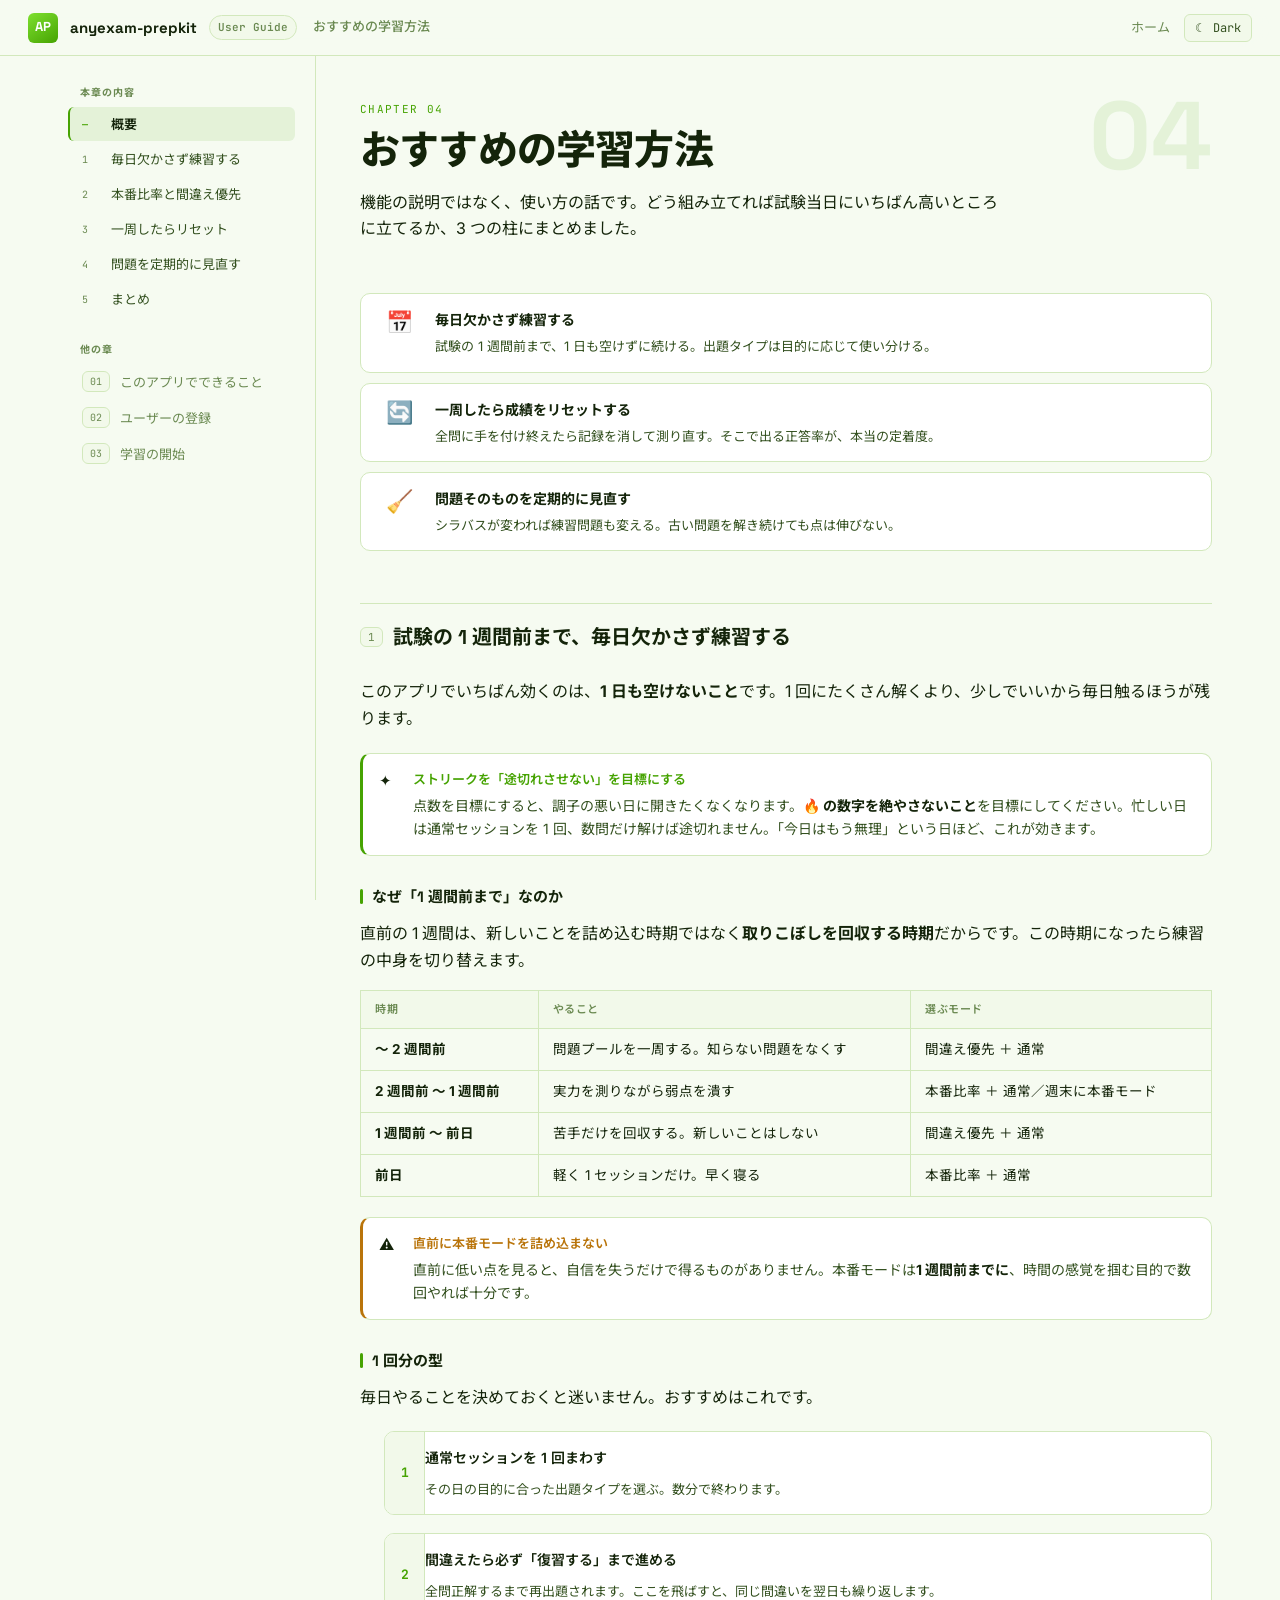
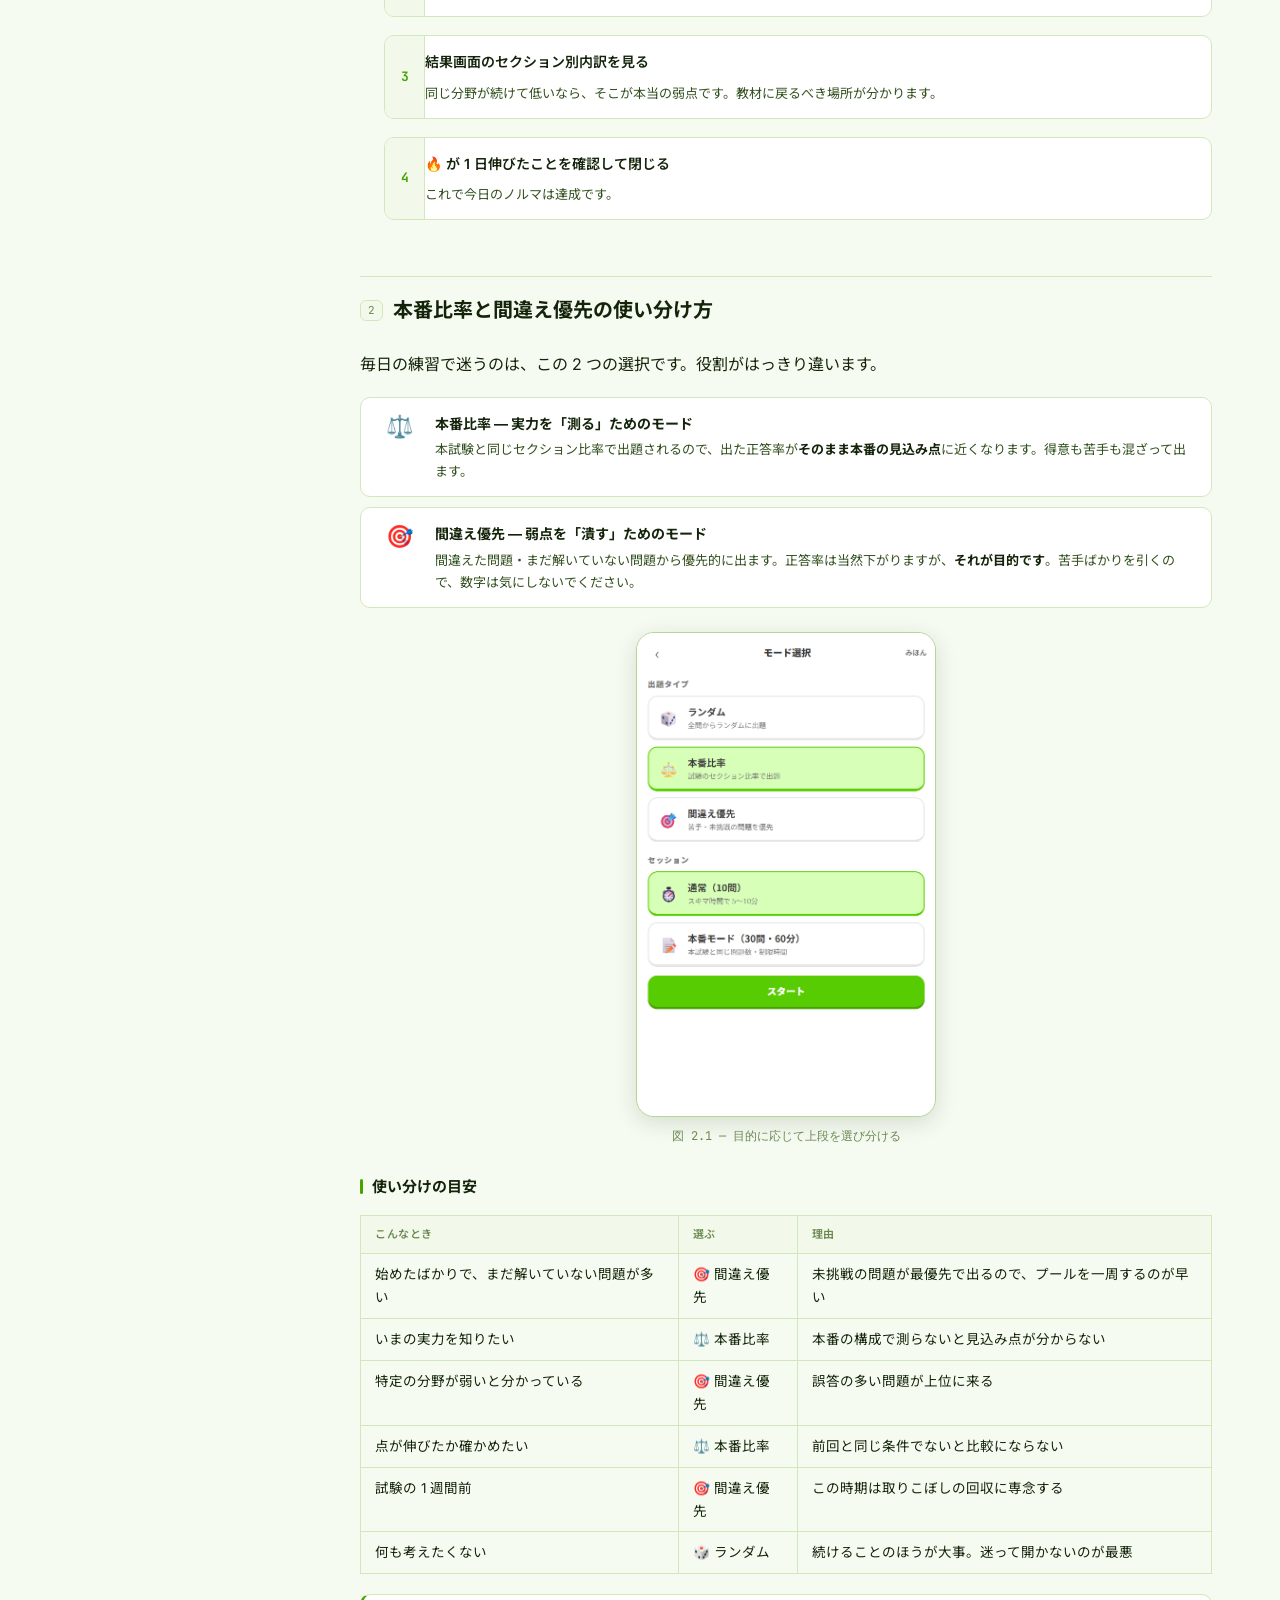
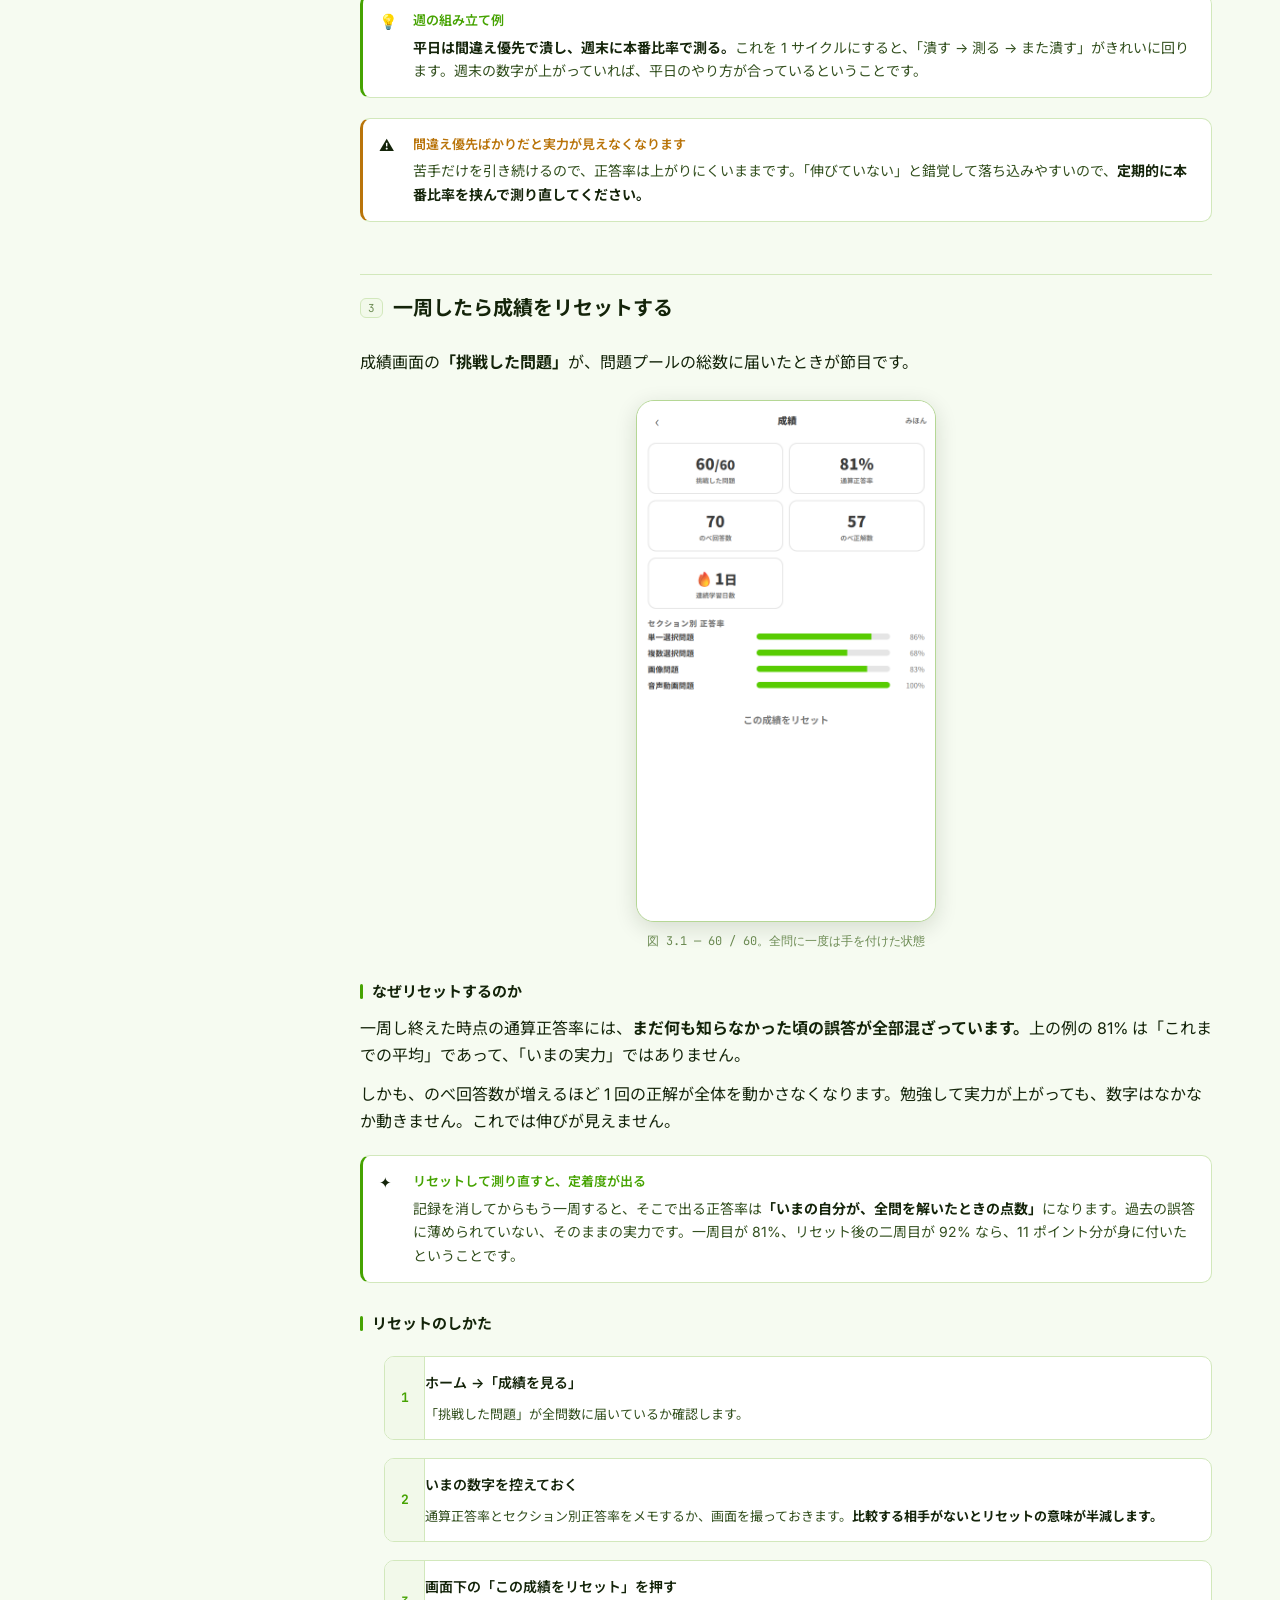
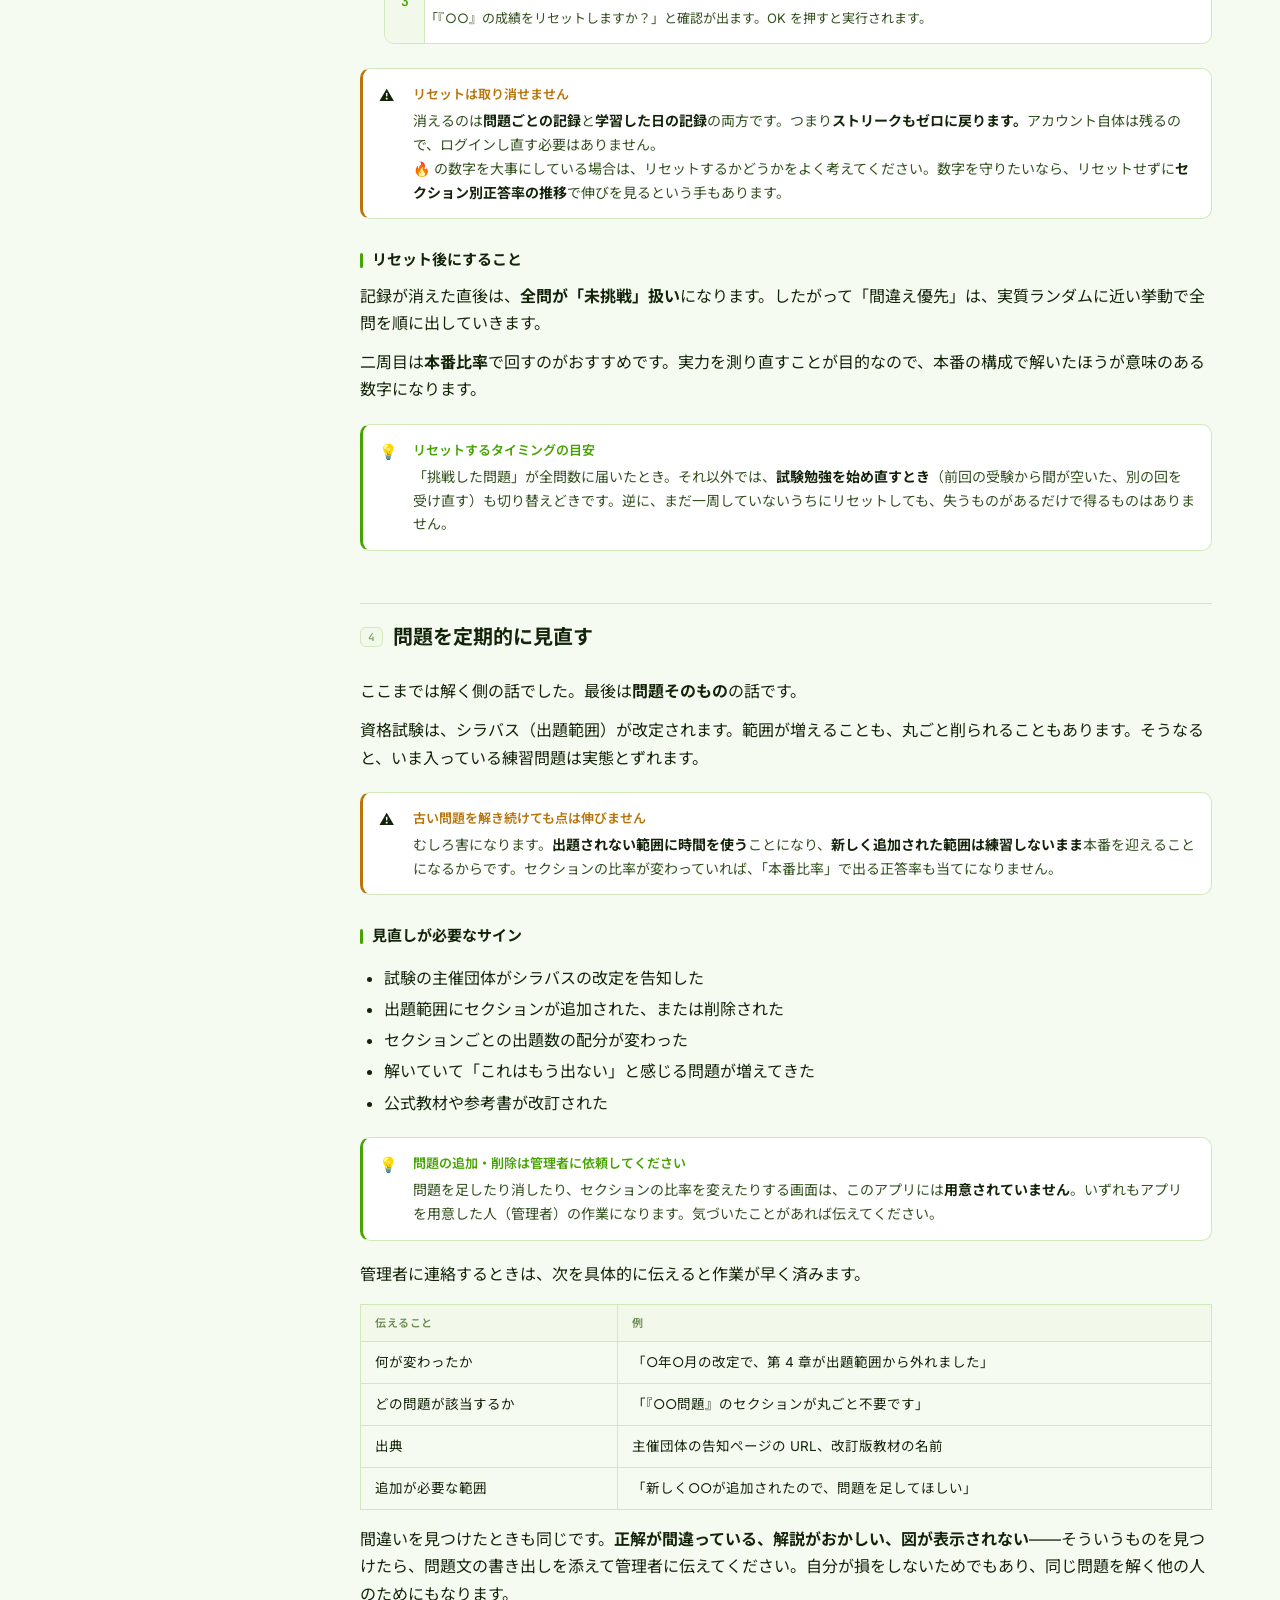
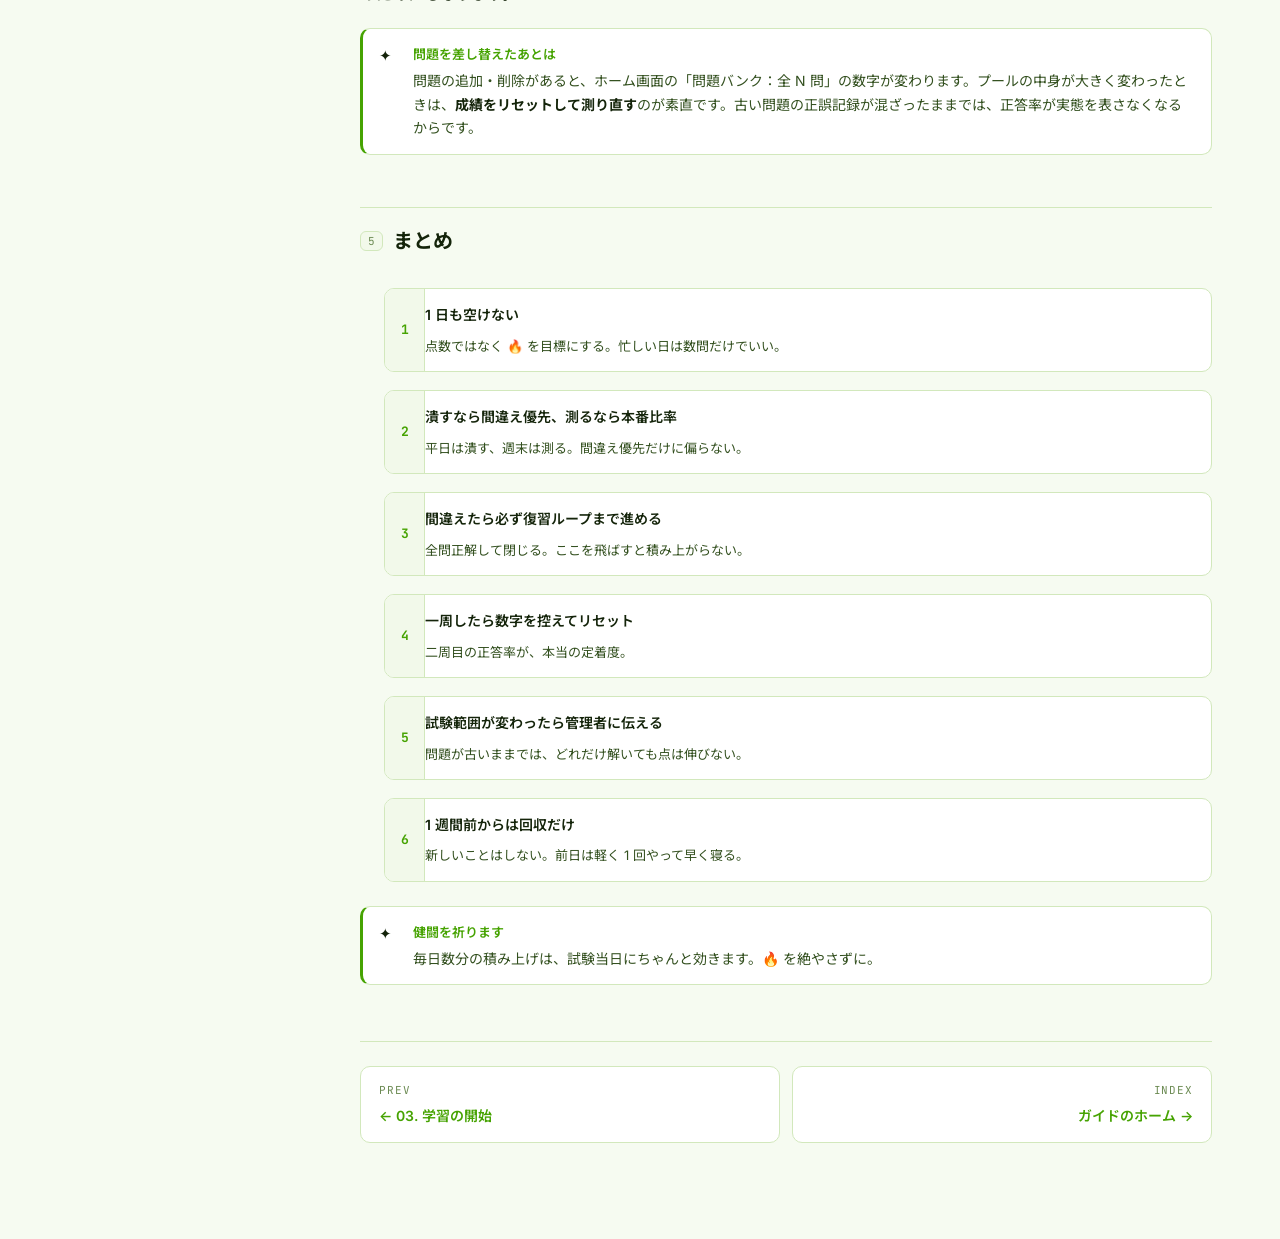
<file: docs/user_guide/04_study_tips.html>
<!DOCTYPE html>
<html lang="ja" data-theme="void" data-mode="dark">
<head>
  <meta charset="UTF-8" />
  <meta name="viewport" content="width=device-width, initial-scale=1.0" />
  <title>04. おすすめの学習方法 — anyexam-prepkit ユーザーガイド</title>
  <meta name="description" content="試験日から逆算した練習の組み立て方、本番比率と間違え優先の使い分け、成績リセットの使いどころ、問題の見直し。" />
  <link rel="stylesheet" href="./assets/styles.css" />
  <script src="./assets/app.js" defer></script>
</head>
<body>
  <div id="read-progress"></div>

  <header class="page-header">
    <div class="brand">
      <a href="./index.html">
        <span class="logo">AP</span>
        <span>anyexam-prepkit</span>
      </a>
      <span class="badge">User Guide</span>
      <span class="page-title">おすすめの学習方法</span>
    </div>
    <nav class="header-nav">
      <a href="./index.html">ホーム</a>
      <button class="mode-btn" data-mode-toggle type="button">☀ Light</button>
    </nav>
  </header>

  <main class="page">
    <aside class="sidebar">
      <div class="sidebar-section">
        <p class="sidebar-heading">本章の内容</p>
        <ul class="sidebar-list" id="toc">
          <li><a href="#overview"><span class="sn">—</span>概要</a></li>
          <li><a href="#everyday"><span class="sn">1</span>毎日欠かさず練習する</a></li>
          <li><a href="#choose"><span class="sn">2</span>本番比率と間違え優先</a></li>
          <li><a href="#reset"><span class="sn">3</span>一周したらリセット</a></li>
          <li><a href="#maintain"><span class="sn">4</span>問題を定期的に見直す</a></li>
          <li><a href="#summary"><span class="sn">5</span>まとめ</a></li>
        </ul>
      </div>
      <div class="sidebar-section">
        <p class="sidebar-heading">他の章</p>
        <div class="sidebar-chapters">
          <a href="./01_what_you_can_do.html"><span class="cn">01</span>このアプリでできること</a>
          <a href="./02_sign_up.html"><span class="cn">02</span>ユーザーの登録</a>
          <a href="./03_getting_started.html"><span class="cn">03</span>学習の開始</a>
        </div>
      </div>
    </aside>

    <article class="content">

      <!-- ── OVERVIEW ── -->
      <section id="overview">
        <div style="position:relative; overflow:hidden; margin-bottom:40px;">
          <div class="chapter-bg-num">04</div>
          <div class="chapter-eyebrow">Chapter 04</div>
          <h1>おすすめの学習方法</h1>
          <p class="lead">機能の説明ではなく、使い方の話です。どう組み立てれば試験当日にいちばん高いところに立てるか、3 つの柱にまとめました。</p>
        </div>

        <div class="feature-list">
          <div>
            <span class="fi">📅</span>
            <span class="ft">毎日欠かさず練習する</span>
            <span class="fd">試験の 1 週間前まで、1 日も空けずに続ける。出題タイプは目的に応じて使い分ける。</span>
          </div>
          <div>
            <span class="fi">🔄</span>
            <span class="ft">一周したら成績をリセットする</span>
            <span class="fd">全問に手を付け終えたら記録を消して測り直す。そこで出る正答率が、本当の定着度。</span>
          </div>
          <div>
            <span class="fi">🧹</span>
            <span class="ft">問題そのものを定期的に見直す</span>
            <span class="fd">シラバスが変われば練習問題も変える。古い問題を解き続けても点は伸びない。</span>
          </div>
        </div>
      </section>

      <!-- ── EVERYDAY ── -->
      <section id="everyday">
        <h2><span class="h2-num">1</span>試験の 1 週間前まで、毎日欠かさず練習する</h2>

        <p>このアプリでいちばん効くのは、<strong>1 日も空けないこと</strong>です。1 回にたくさん解くより、少しでいいから毎日触るほうが残ります。</p>

        <div class="callout callout-ok">
          <span class="callout-icon">✦</span>
          <div class="callout-body">
            <span class="callout-title">ストリークを「途切れさせない」を目標にする</span>
            <p>点数を目標にすると、調子の悪い日に開きたくなくなります。<strong>🔥 の数字を絶やさないこと</strong>を目標にしてください。忙しい日は通常セッションを 1 回、数問だけ解けば途切れません。「今日はもう無理」という日ほど、これが効きます。</p>
          </div>
        </div>

        <h3>なぜ「1 週間前まで」なのか</h3>

        <p>直前の 1 週間は、新しいことを詰め込む時期ではなく<strong>取りこぼしを回収する時期</strong>だからです。この時期になったら練習の中身を切り替えます。</p>

        <table>
          <thead>
            <tr><th>時期</th><th>やること</th><th>選ぶモード</th></tr>
          </thead>
          <tbody>
            <tr>
              <td><strong>〜 2 週間前</strong></td>
              <td>問題プールを一周する。知らない問題をなくす</td>
              <td>間違え優先 ＋ 通常</td>
            </tr>
            <tr>
              <td><strong>2 週間前 〜 1 週間前</strong></td>
              <td>実力を測りながら弱点を潰す</td>
              <td>本番比率 ＋ 通常／週末に本番モード</td>
            </tr>
            <tr>
              <td><strong>1 週間前 〜 前日</strong></td>
              <td>苦手だけを回収する。新しいことはしない</td>
              <td>間違え優先 ＋ 通常</td>
            </tr>
            <tr>
              <td><strong>前日</strong></td>
              <td>軽く 1 セッションだけ。早く寝る</td>
              <td>本番比率 ＋ 通常</td>
            </tr>
          </tbody>
        </table>

        <div class="callout callout-warn">
          <span class="callout-icon">⚠️</span>
          <div class="callout-body">
            <span class="callout-title">直前に本番モードを詰め込まない</span>
            <p>直前に低い点を見ると、自信を失うだけで得るものがありません。本番モードは<strong>1 週間前までに</strong>、時間の感覚を掴む目的で数回やれば十分です。</p>
          </div>
        </div>

        <h3>1 回分の型</h3>

        <p>毎日やることを決めておくと迷いません。おすすめはこれです。</p>

        <ul class="steps">
          <li>
            <span class="step-num">1</span>
            <div class="step-body">
              <strong>通常セッションを 1 回まわす</strong>
              <p>その日の目的に合った出題タイプを選ぶ。数分で終わります。</p>
            </div>
          </li>
          <li>
            <span class="step-num">2</span>
            <div class="step-body">
              <strong>間違えたら必ず「復習する」まで進める</strong>
              <p>全問正解するまで再出題されます。ここを飛ばすと、同じ間違いを翌日も繰り返します。</p>
            </div>
          </li>
          <li>
            <span class="step-num">3</span>
            <div class="step-body">
              <strong>結果画面のセクション別内訳を見る</strong>
              <p>同じ分野が続けて低いなら、そこが本当の弱点です。教材に戻るべき場所が分かります。</p>
            </div>
          </li>
          <li>
            <span class="step-num">4</span>
            <div class="step-body">
              <strong>🔥 が 1 日伸びたことを確認して閉じる</strong>
              <p>これで今日のノルマは達成です。</p>
            </div>
          </li>
        </ul>
      </section>

      <!-- ── CHOOSE ── -->
      <section id="choose">
        <h2><span class="h2-num">2</span>本番比率と間違え優先の使い分け方</h2>

        <p>毎日の練習で迷うのは、この 2 つの選択です。役割がはっきり違います。</p>

        <div class="feature-list">
          <div>
            <span class="fi">⚖️</span>
            <span class="ft">本番比率 — 実力を「測る」ためのモード</span>
            <span class="fd">本試験と同じセクション比率で出題されるので、出た正答率が<strong>そのまま本番の見込み点</strong>に近くなります。得意も苦手も混ざって出ます。</span>
          </div>
          <div>
            <span class="fi">🎯</span>
            <span class="ft">間違え優先 — 弱点を「潰す」ためのモード</span>
            <span class="fd">間違えた問題・まだ解いていない問題から優先的に出ます。正答率は当然下がりますが、<strong>それが目的です</strong>。苦手ばかりを引くので、数字は気にしないでください。</span>
          </div>
        </div>

        <figure class="shot">
          <img src="./assets/img/mode-select.png" alt="モード選択画面" loading="lazy" />
          <figcaption>図 2.1 — 目的に応じて上段を選び分ける</figcaption>
        </figure>

        <h3>使い分けの目安</h3>

        <table>
          <thead>
            <tr><th>こんなとき</th><th>選ぶ</th><th>理由</th></tr>
          </thead>
          <tbody>
            <tr>
              <td>始めたばかりで、まだ解いていない問題が多い</td>
              <td>🎯 間違え優先</td>
              <td>未挑戦の問題が最優先で出るので、プールを一周するのが早い</td>
            </tr>
            <tr>
              <td>いまの実力を知りたい</td>
              <td>⚖️ 本番比率</td>
              <td>本番の構成で測らないと見込み点が分からない</td>
            </tr>
            <tr>
              <td>特定の分野が弱いと分かっている</td>
              <td>🎯 間違え優先</td>
              <td>誤答の多い問題が上位に来る</td>
            </tr>
            <tr>
              <td>点が伸びたか確かめたい</td>
              <td>⚖️ 本番比率</td>
              <td>前回と同じ条件でないと比較にならない</td>
            </tr>
            <tr>
              <td>試験の 1 週間前</td>
              <td>🎯 間違え優先</td>
              <td>この時期は取りこぼしの回収に専念する</td>
            </tr>
            <tr>
              <td>何も考えたくない</td>
              <td>🎲 ランダム</td>
              <td>続けることのほうが大事。迷って開かないのが最悪</td>
            </tr>
          </tbody>
        </table>

        <div class="callout callout-note">
          <span class="callout-icon">💡</span>
          <div class="callout-body">
            <span class="callout-title">週の組み立て例</span>
            <p><strong>平日は間違え優先で潰し、週末に本番比率で測る。</strong>これを 1 サイクルにすると、「潰す → 測る → また潰す」がきれいに回ります。週末の数字が上がっていれば、平日のやり方が合っているということです。</p>
          </div>
        </div>

        <div class="callout callout-warn">
          <span class="callout-icon">⚠️</span>
          <div class="callout-body">
            <span class="callout-title">間違え優先ばかりだと実力が見えなくなります</span>
            <p>苦手だけを引き続けるので、正答率は上がりにくいままです。「伸びていない」と錯覚して落ち込みやすいので、<strong>定期的に本番比率を挟んで測り直してください。</strong></p>
          </div>
        </div>
      </section>

      <!-- ── RESET ── -->
      <section id="reset">
        <h2><span class="h2-num">3</span>一周したら成績をリセットする</h2>

        <p>成績画面の<strong>「挑戦した問題」</strong>が、問題プールの総数に届いたときが節目です。</p>

        <figure class="shot">
          <img src="./assets/img/stats-full.png" alt="全問に挑戦し終えた成績画面" loading="lazy" />
          <figcaption>図 3.1 — 60 / 60。全問に一度は手を付けた状態</figcaption>
        </figure>

        <h3>なぜリセットするのか</h3>

        <p>一周し終えた時点の通算正答率には、<strong>まだ何も知らなかった頃の誤答が全部混ざっています。</strong>上の例の 81% は「これまでの平均」であって、「いまの実力」ではありません。</p>

        <p>しかも、のべ回答数が増えるほど 1 回の正解が全体を動かさなくなります。勉強して実力が上がっても、数字はなかなか動きません。これでは伸びが見えません。</p>

        <div class="callout callout-ok">
          <span class="callout-icon">✦</span>
          <div class="callout-body">
            <span class="callout-title">リセットして測り直すと、定着度が出る</span>
            <p>記録を消してからもう一周すると、そこで出る正答率は<strong>「いまの自分が、全問を解いたときの点数」</strong>になります。過去の誤答に薄められていない、そのままの実力です。一周目が 81%、リセット後の二周目が 92% なら、11 ポイント分が身に付いたということです。</p>
          </div>
        </div>

        <h3>リセットのしかた</h3>

        <ul class="steps">
          <li>
            <span class="step-num">1</span>
            <div class="step-body">
              <strong>ホーム →「成績を見る」</strong>
              <p>「挑戦した問題」が全問数に届いているか確認します。</p>
            </div>
          </li>
          <li>
            <span class="step-num">2</span>
            <div class="step-body">
              <strong>いまの数字を控えておく</strong>
              <p>通算正答率とセクション別正答率をメモするか、画面を撮っておきます。<strong>比較する相手がないとリセットの意味が半減します。</strong></p>
            </div>
          </li>
          <li>
            <span class="step-num">3</span>
            <div class="step-body">
              <strong>画面下の「この成績をリセット」を押す</strong>
              <p>「『○○』の成績をリセットしますか？」と確認が出ます。OK を押すと実行されます。</p>
            </div>
          </li>
        </ul>

        <div class="callout callout-warn">
          <span class="callout-icon">⚠️</span>
          <div class="callout-body">
            <span class="callout-title">リセットは取り消せません</span>
            <p>消えるのは<strong>問題ごとの記録</strong>と<strong>学習した日の記録</strong>の両方です。つまり<strong>ストリークもゼロに戻ります。</strong>アカウント自体は残るので、ログインし直す必要はありません。<br />
            🔥 の数字を大事にしている場合は、リセットするかどうかをよく考えてください。数字を守りたいなら、リセットせずに<strong>セクション別正答率の推移</strong>で伸びを見るという手もあります。</p>
          </div>
        </div>

        <h3>リセット後にすること</h3>

        <p>記録が消えた直後は、<strong>全問が「未挑戦」扱い</strong>になります。したがって「間違え優先」は、実質ランダムに近い挙動で全問を順に出していきます。</p>

        <p>二周目は<strong>本番比率</strong>で回すのがおすすめです。実力を測り直すことが目的なので、本番の構成で解いたほうが意味のある数字になります。</p>

        <div class="callout callout-note">
          <span class="callout-icon">💡</span>
          <div class="callout-body">
            <span class="callout-title">リセットするタイミングの目安</span>
            <p>「挑戦した問題」が全問数に届いたとき。それ以外では、<strong>試験勉強を始め直すとき</strong>（前回の受験から間が空いた、別の回を受け直す）も切り替えどきです。逆に、まだ一周していないうちにリセットしても、失うものがあるだけで得るものはありません。</p>
          </div>
        </div>
      </section>

      <!-- ── MAINTAIN ── -->
      <section id="maintain">
        <h2><span class="h2-num">4</span>問題を定期的に見直す</h2>

        <p>ここまでは解く側の話でした。最後は<strong>問題そのもの</strong>の話です。</p>

        <p>資格試験は、シラバス（出題範囲）が改定されます。範囲が増えることも、丸ごと削られることもあります。そうなると、いま入っている練習問題は実態とずれます。</p>

        <div class="callout callout-warn">
          <span class="callout-icon">⚠️</span>
          <div class="callout-body">
            <span class="callout-title">古い問題を解き続けても点は伸びません</span>
            <p>むしろ害になります。<strong>出題されない範囲に時間を使う</strong>ことになり、<strong>新しく追加された範囲は練習しないまま</strong>本番を迎えることになるからです。セクションの比率が変わっていれば、「本番比率」で出る正答率も当てになりません。</p>
          </div>
        </div>

        <h3>見直しが必要なサイン</h3>

        <ul>
          <li>試験の主催団体がシラバスの改定を告知した</li>
          <li>出題範囲にセクションが追加された、または削除された</li>
          <li>セクションごとの出題数の配分が変わった</li>
          <li>解いていて「これはもう出ない」と感じる問題が増えてきた</li>
          <li>公式教材や参考書が改訂された</li>
        </ul>

        <div class="callout callout-note">
          <span class="callout-icon">💡</span>
          <div class="callout-body">
            <span class="callout-title">問題の追加・削除は管理者に依頼してください</span>
            <p>問題を足したり消したり、セクションの比率を変えたりする画面は、このアプリには<strong>用意されていません</strong>。いずれもアプリを用意した人（管理者）の作業になります。気づいたことがあれば伝えてください。</p>
          </div>
        </div>

        <p>管理者に連絡するときは、次を具体的に伝えると作業が早く済みます。</p>

        <table>
          <thead>
            <tr><th>伝えること</th><th>例</th></tr>
          </thead>
          <tbody>
            <tr><td>何が変わったか</td><td>「○年○月の改定で、第 4 章が出題範囲から外れました」</td></tr>
            <tr><td>どの問題が該当するか</td><td>「『○○問題』のセクションが丸ごと不要です」</td></tr>
            <tr><td>出典</td><td>主催団体の告知ページの URL、改訂版教材の名前</td></tr>
            <tr><td>追加が必要な範囲</td><td>「新しく○○が追加されたので、問題を足してほしい」</td></tr>
          </tbody>
        </table>

        <p>間違いを見つけたときも同じです。<strong>正解が間違っている、解説がおかしい、図が表示されない</strong>——そういうものを見つけたら、問題文の書き出しを添えて管理者に伝えてください。自分が損をしないためでもあり、同じ問題を解く他の人のためにもなります。</p>

        <div class="callout callout-ok">
          <span class="callout-icon">✦</span>
          <div class="callout-body">
            <span class="callout-title">問題を差し替えたあとは</span>
            <p>問題の追加・削除があると、ホーム画面の「問題バンク：全 N 問」の数字が変わります。プールの中身が大きく変わったときは、<strong>成績をリセットして測り直す</strong>のが素直です。古い問題の正誤記録が混ざったままでは、正答率が実態を表さなくなるからです。</p>
          </div>
        </div>
      </section>

      <!-- ── SUMMARY ── -->
      <section id="summary">
        <h2><span class="h2-num">5</span>まとめ</h2>

        <ul class="steps">
          <li>
            <span class="step-num">1</span>
            <div class="step-body">
              <strong>1 日も空けない</strong>
              <p>点数ではなく 🔥 を目標にする。忙しい日は数問だけでいい。</p>
            </div>
          </li>
          <li>
            <span class="step-num">2</span>
            <div class="step-body">
              <strong>潰すなら間違え優先、測るなら本番比率</strong>
              <p>平日は潰す、週末は測る。間違え優先だけに偏らない。</p>
            </div>
          </li>
          <li>
            <span class="step-num">3</span>
            <div class="step-body">
              <strong>間違えたら必ず復習ループまで進める</strong>
              <p>全問正解して閉じる。ここを飛ばすと積み上がらない。</p>
            </div>
          </li>
          <li>
            <span class="step-num">4</span>
            <div class="step-body">
              <strong>一周したら数字を控えてリセット</strong>
              <p>二周目の正答率が、本当の定着度。</p>
            </div>
          </li>
          <li>
            <span class="step-num">5</span>
            <div class="step-body">
              <strong>試験範囲が変わったら管理者に伝える</strong>
              <p>問題が古いままでは、どれだけ解いても点は伸びない。</p>
            </div>
          </li>
          <li>
            <span class="step-num">6</span>
            <div class="step-body">
              <strong>1 週間前からは回収だけ</strong>
              <p>新しいことはしない。前日は軽く 1 回やって早く寝る。</p>
            </div>
          </li>
        </ul>

        <div class="callout callout-ok">
          <span class="callout-icon">✦</span>
          <div class="callout-body">
            <span class="callout-title">健闘を祈ります</span>
            <p>毎日数分の積み上げは、試験当日にちゃんと効きます。🔥 を絶やさずに。</p>
          </div>
        </div>
      </section>

      <div class="pager">
        <a href="./03_getting_started.html">
          <span class="pager-label">Prev</span>
          <span class="pager-title">← 03. 学習の開始</span>
        </a>
        <a class="next" href="./index.html">
          <span class="pager-label">Index</span>
          <span class="pager-title">ガイドのホーム →</span>
        </a>
      </div>

    </article>
  </main>
</body>
</html>
</file>
<file: docs/user_guide/assets/styles.css>
/* ==========================================================================
   anyexam-prepkit — ユーザーガイド
   Theme: void (アプリのライムグリーンに合わせた配色) / Modes: dark | light
   ========================================================================== */

/* ---------- Google Fonts ---------- */
@import url('https://fonts.googleapis.com/css2?family=Inter:wght@300;400;500;600;700;800&family=JetBrains+Mono:ital,wght@0,400;0,500;0,700;1,400&family=Space+Grotesk:wght@400;500;600;700;800&family=Noto+Sans+JP:wght@400;500;700&display=swap');

/* ==========================================================================
   THEME TOKENS
   ========================================================================== */

/* ── dark ── */
:root,
[data-theme="void"][data-mode="dark"] {
  --bg:          #0a0f07;
  --bg-subtle:   #0e150a;
  --surface:     #131b0f;
  --surface-2:   #1a2414;
  --surface-3:   #24311b;
  --border:      #223019;
  --border-2:    #324524;
  --fg:          #e4f0da;
  --fg-2:        #b4cfa0;
  --muted:       #7a9865;
  --accent:      #7ee02f;
  --accent-2:    #58cc02;
  --accent-weak: rgba(126,224,47,.12);
  --accent-glow: rgba(126,224,47,.30);
  --ok:          #58cc02;
  --warn:        #f0b429;
  --err:         #f87171;
  --font-ui:     'Inter', 'Noto Sans JP', ui-sans-serif, sans-serif;
  --font-display:'Space Grotesk', 'Noto Sans JP', 'Inter', sans-serif;
  --font-mono:   'JetBrains Mono', ui-monospace, Consolas, monospace;
  --pre-bg:      #050803;
  --pre-border:  #1c2a14;
  --header-bg:   rgba(10,15,7,.88);
  --radius:      10px;
  --radius-sm:   6px;
  --radius-lg:   16px;
  color-scheme: dark;
}

/* ── light ── */
[data-theme="void"][data-mode="light"] {
  --bg:          #f6fbf1;
  --bg-subtle:   #edf7e3;
  --surface:     #ffffff;
  --surface-2:   #f2f9ea;
  --surface-3:   #e4f3d3;
  --border:      #d2e8bc;
  --border-2:    #b5d795;
  --fg:          #14240a;
  --fg-2:        #33501f;
  --muted:       #6b8a52;
  --accent:      #46a302;
  --accent-2:    #58cc02;
  --accent-weak: rgba(70,163,2,.10);
  --accent-glow: rgba(70,163,2,.22);
  --ok:          #46a302;
  --warn:        #b9740a;
  --err:         #d33a3a;
  --pre-bg:      #f3faeb;
  --pre-border:  #d2e8bc;
  --header-bg:   rgba(246,251,241,.92);
  color-scheme: light;
}
/* ==========================================================================
   RESET + BASE
   ========================================================================== */

*, *::before, *::after { box-sizing: border-box; }
html, body { margin: 0; padding: 0; }

body {
  font-family: var(--font-ui);
  background: var(--bg);
  color: var(--fg);
  line-height: 1.7;
  -webkit-font-smoothing: antialiased;
  transition: background .2s, color .2s;
}

a { color: var(--accent); text-decoration: none; }
a:hover { text-decoration: underline; }

code, pre, kbd { font-family: var(--font-mono); }

kbd {
  display: inline-block;
  padding: 1px 6px;
  border: 1px solid var(--border);
  border-bottom-width: 2px;
  border-radius: var(--radius-sm);
  background: var(--surface-2);
  font-size: .82em;
}

/* ==========================================================================
   PROGRESS BAR
   ========================================================================== */

#read-progress {
  position: fixed;
  top: 0; left: 0;
  height: 2px;
  width: 0%;
  background: linear-gradient(90deg, var(--accent), var(--accent-2));
  z-index: 200;
  transition: width .08s linear;
  box-shadow: 0 0 8px var(--accent-glow);
}

/* ==========================================================================
   HEADER
   ========================================================================== */

.page-header {
  position: sticky;
  top: 0;
  z-index: 100;
  height: 56px;
  background: var(--header-bg);
  backdrop-filter: blur(20px) saturate(1.6);
  -webkit-backdrop-filter: blur(20px) saturate(1.6);
  border-bottom: 1px solid var(--border);
  display: flex;
  align-items: center;
  justify-content: space-between;
  padding: 0 28px;
  gap: 16px;
}

.brand {
  display: flex;
  align-items: center;
  gap: 12px;
  font-family: var(--font-display);
  font-weight: 700;
  font-size: 15px;
  color: var(--fg);
}
.brand a { display: flex; align-items: center; gap: 12px; color: inherit; }
.brand a:hover { text-decoration: none; }

.logo {
  width: 30px; height: 30px;
  border-radius: var(--radius-sm);
  background: linear-gradient(145deg, #7ee02f 0%, #46a302 100%);
  display: grid; place-items: center;
  font-weight: 900; font-size: 13px;
  color: #fff;
  font-family: var(--font-display);
  flex-shrink: 0;
}

.badge {
  display: inline-block;
  padding: 2px 8px;
  border-radius: 999px;
  font-size: 11px; font-weight: 600;
  border: 1px solid var(--border);
  background: var(--surface-2);
  color: var(--muted);
  font-family: var(--font-mono);
  vertical-align: middle;
}

.badge-ok  { background: rgba(88,204,2,.12);  border-color: rgba(88,204,2,.4);  color: var(--ok);   }
.badge-warn{ background: rgba(240,180,41,.1);  border-color: rgba(240,180,41,.35);  color: var(--warn); }
.badge-err { background: rgba(248,113,113,.1); border-color: rgba(248,113,113,.35); color: var(--err);  }

.header-nav {
  display: flex; align-items: center; gap: 4px;
  font-size: 13px;
}
.header-nav a {
  color: var(--muted);
  padding: 5px 10px;
  border-radius: var(--radius-sm);
  transition: color .15s, background .15s;
}
.header-nav a:hover { color: var(--fg); background: var(--surface-2); text-decoration: none; }
.header-nav a.active { color: var(--fg); }

.theme-btn, .mode-btn {
  display: flex; align-items: center; gap: 6px;
  padding: 5px 10px;
  border: 1px solid var(--border);
  border-radius: var(--radius-sm);
  background: var(--surface-2);
  color: var(--fg-2);
  font-size: 12px;
  cursor: pointer;
  font-family: var(--font-mono);
  transition: border-color .15s, color .15s;
}
.theme-btn:hover, .mode-btn:hover { border-color: var(--accent); color: var(--accent); }

/* ==========================================================================
   LAYOUT
   ========================================================================== */

.page {
  display: grid;
  grid-template-columns: 248px 1fr;
  max-width: 1200px;
  margin: 0 auto;
  padding: 0 28px;
}

/* ==========================================================================
   SIDEBAR
   ========================================================================== */

.sidebar {
  position: sticky;
  top: 56px;
  align-self: start;
  height: calc(100vh - 56px);
  overflow-y: auto;
  padding: 28px 20px 28px 0;
  border-right: 1px solid var(--border);
  scrollbar-width: thin;
  scrollbar-color: var(--border) transparent;
}
.sidebar::-webkit-scrollbar { width: 3px; }
.sidebar::-webkit-scrollbar-thumb { background: var(--border); border-radius: 2px; }

.sidebar-section { margin-bottom: 24px; }

.sidebar-heading {
  font-size: 10px;
  text-transform: uppercase;
  letter-spacing: .1em;
  color: var(--muted);
  font-weight: 700;
  margin: 0 0 6px 12px;
  font-family: var(--font-mono);
}
[data-theme="void"] .sidebar-heading { font-family: var(--font-ui); }

.sidebar-list {
  list-style: none;
  padding: 0; margin: 0;
}
.sidebar-list li { margin: 1px 0; }

.sidebar-list a {
  display: flex;
  align-items: center;
  gap: 9px;
  padding: 6px 12px;
  border-radius: var(--radius-sm);
  color: var(--fg-2);
  font-size: 13px;
  transition: background .15s, color .15s, border-color .15s;
  border-left: 2px solid transparent;
  position: relative;
}
.sidebar-list a .sn {
  font-family: var(--font-mono);
  font-size: 10px;
  color: var(--muted);
  min-width: 20px;
  flex-shrink: 0;
  transition: color .15s;
}
.sidebar-list a:hover {
  background: var(--surface-2);
  color: var(--fg);
  text-decoration: none;
}
.sidebar-list a:hover .sn { color: var(--accent); }

.sidebar-list a.active {
  background: var(--accent-weak);
  color: var(--fg);
  border-left-color: var(--accent);
  font-weight: 600;
}
.sidebar-list a.active .sn { color: var(--accent); }

.sidebar-chapters a.current {
  background: var(--accent-weak);
  border-color: var(--accent);
  color: var(--fg);
}


/* chapter links */
.sidebar-chapters a {
  display: flex; align-items: center; gap: 10px;
  padding: 7px 12px;
  border-radius: var(--radius-sm);
  color: var(--muted);
  font-size: 13px;
  border-left: 2px solid transparent;
  transition: background .15s, color .15s;
}
.sidebar-chapters a:hover {
  background: var(--surface-2);
  color: var(--fg);
  text-decoration: none;
}
.sidebar-chapters a .cn {
  font-family: var(--font-mono);
  font-size: 10px;
  background: var(--surface-2);
  border: 1px solid var(--border);
  padding: 1px 5px;
  border-radius: var(--radius-sm);
  color: var(--muted);
  min-width: 28px;
  text-align: center;
  flex-shrink: 0;
}

/* ==========================================================================
   CONTENT — SHARED
   ========================================================================== */

.content {
  padding: 44px 0 96px 44px;
  min-width: 0;
}

.content > section { margin-bottom: 52px; }

.content p { color: var(--fg); margin: 0 0 12px; }
.content h3 {
  font-family: var(--font-display);
  font-size: 15px; font-weight: 700;
  margin: 28px 0 10px;
  color: var(--fg);
  display: flex; align-items: center; gap: 9px;
}
.content h3::before {
  content: '';
  width: 3px; height: 15px;
  background: var(--accent);
  border-radius: 2px;
  flex-shrink: 0;
}
.content ul, .content ol { padding-left: 1.5em; }
.content li { margin: 4px 0; color: var(--fg); }
.content strong { color: var(--fg); }

.lead {
  color: var(--fg-2);
  font-size: 16px;
  line-height: 1.65;
  max-width: 640px;
  margin: 0 0 28px;
}

/* inline code */
.content :not(pre) > code {
  background: var(--surface-2);
  border: 1px solid var(--border);
  padding: 1px 6px;
  border-radius: var(--radius-sm);
  font-size: .86em;
  color: var(--accent);
}

/* ==========================================================================
   CODE BLOCKS
   ========================================================================== */

.code-wrap { margin: 14px 0; }

.code-header {
  display: flex;
  align-items: center;
  justify-content: space-between;
  background: var(--surface);
  border: 1px solid var(--border);
  border-bottom: none;
  border-radius: var(--radius) var(--radius) 0 0;
  padding: 6px 12px;
}

.code-lang {
  font-family: var(--font-mono);
  font-size: 10px;
  color: var(--muted);
  text-transform: uppercase;
  letter-spacing: .08em;
}

.copy-btn {
  display: flex; align-items: center; gap: 5px;
  background: transparent;
  border: 1px solid var(--border);
  color: var(--muted);
  border-radius: var(--radius-sm);
  padding: 3px 8px;
  font-size: 11px;
  font-family: var(--font-mono);
  cursor: pointer;
  transition: border-color .15s, color .15s;
}
.copy-btn:hover { border-color: var(--accent); color: var(--accent); }
.copy-btn.copied { border-color: var(--ok); color: var(--ok); }

.content pre {
  background: var(--pre-bg);
  border: 1px solid var(--pre-border);
  border-top: none;
  border-radius: 0 0 var(--radius) var(--radius);
  padding: 16px 20px;
  overflow-x: auto;
  margin: 0;
}
.content pre code {
  background: transparent;
  border: none; padding: 0;
  color: var(--fg);
  font-size: 13px;
  line-height: 1.65;
}

/* ==========================================================================
   CALLOUTS
   ========================================================================== */

.callout {
  display: grid;
  grid-template-columns: 22px 1fr;
  gap: 0 12px;
  align-items: start;
  border: 1px solid var(--border);
  border-radius: var(--radius);
  padding: 14px 16px;
  margin: 20px 0;
  background: var(--surface);
}
.callout-icon { font-size: 15px; line-height: 1.7; }
.callout-title {
  display: block;
  font-weight: 600;
  font-size: 13px;
  margin-bottom: 4px;
}
.callout p { margin: 0; font-size: 14px; color: var(--fg-2); }

.callout-note  { border-left: 3px solid var(--accent); }
.callout-note  .callout-title { color: var(--accent); }
.callout-warn  { border-left: 3px solid var(--warn);  }
.callout-warn  .callout-title { color: var(--warn); }
.callout-ok    { border-left: 3px solid var(--ok);   }
.callout-ok    .callout-title { color: var(--ok); }

/* ==========================================================================
   TABLES
   ========================================================================== */

.content table {
  border-collapse: collapse;
  width: 100%;
  margin: 16px 0;
  font-size: 13.5px;
}
.content th, .content td {
  border: 1px solid var(--border);
  padding: 9px 14px;
  text-align: left;
  vertical-align: top;
}
.content th {
  background: var(--surface-2);
  font-weight: 600;
  font-size: 11px;
  text-transform: uppercase;
  letter-spacing: .05em;
  color: var(--muted);
}
.content tbody tr:hover td { background: var(--bg-subtle); }

/* ==========================================================================
   STEP LIST
   ========================================================================== */

.steps { list-style: none; padding: 0; margin: 16px 0; display: flex; flex-direction: column; gap: 10px; }

.steps > li {
  display: grid;
  grid-template-columns: 40px 1fr;
  background: var(--surface);
  border: 1px solid var(--border);
  border-radius: var(--radius);
  overflow: hidden;
  transition: border-color .15s;
}
.steps > li:hover { border-color: var(--accent); }

.step-num {
  display: grid; place-items: center;
  background: var(--surface-2);
  border-right: 1px solid var(--border);
  font-family: var(--font-mono);
  font-size: 13px; font-weight: 700;
  color: var(--accent);
  min-height: 48px;
}
@keyframes blink { 0%,100% { opacity: 1; } 50% { opacity: 0; } }

.step-body { padding: 14px 16px 14px 0; }
.step-body > strong:first-child { display: block; font-size: 14px; font-weight: 600; margin-bottom: 8px; }
.step-body > p { margin: 6px 0 0; font-size: 13px; color: var(--fg-2); }

/* ==========================================================================
   FIGURES
   ========================================================================== */

.figure {
  margin: 20px 0;
  border: 1px solid var(--border);
  border-radius: var(--radius);
  overflow: hidden;
  background: var(--surface);
}
.figure img { display: block; width: 100%; height: auto; }
.figure figcaption {
  padding: 8px 16px;
  font-size: 12px;
  color: var(--muted);
  border-top: 1px solid var(--border);
  font-family: var(--font-mono);
}
.figure-placeholder {
  aspect-ratio: 16/9;
  display: grid; place-items: center;
  background: repeating-linear-gradient(
    -45deg,
    var(--surface), var(--surface) 12px,
    var(--surface-2) 12px, var(--surface-2) 24px
  );
  color: var(--muted);
  font-size: 12px;
  font-family: var(--font-mono);
}

/* ==========================================================================
   PAGER
   ========================================================================== */

.pager {
  display: flex; gap: 12px;
  margin-top: 56px; padding-top: 24px;
  border-top: 1px solid var(--border);
}
.pager a {
  flex: 1;
  padding: 14px 18px;
  border: 1px solid var(--border);
  border-radius: var(--radius);
  background: var(--surface);
  transition: border-color .15s, background .15s;
}
.pager a:hover { border-color: var(--accent); background: var(--accent-weak); text-decoration: none; }
.pager-label { display: block; font-size: 11px; color: var(--muted); text-transform: uppercase; letter-spacing: .08em; font-family: var(--font-mono); margin-bottom: 4px; }
.pager-title { display: block; font-weight: 600; font-size: 14px; }
.pager .next { text-align: right; }

/* ==========================================================================
   HEADINGS — chapter pages
   ========================================================================== */

.chapter-eyebrow {
  font-family: var(--font-mono);
  font-size: 11px;
  letter-spacing: .12em;
  text-transform: uppercase;
  color: var(--accent);
  margin-bottom: 10px;
}

.content h1 {
  font-family: var(--font-display);
  font-size: 40px; font-weight: 800;
  letter-spacing: -.02em; line-height: 1.1;
  margin: 0 0 16px;
  position: relative;
}

/* big decorative chapter number behind heading (void/copper only) */
.chapter-bg-num {
  position: absolute;
  right: 0; top: -12px;
  font-size: 96px; font-weight: 900; line-height: 1;
  font-family: var(--font-display);
  color: var(--accent-weak);
  user-select: none; pointer-events: none;
  z-index: -1;
}

.content h2 {
  font-family: var(--font-display);
  font-size: 20px; font-weight: 700;
  margin: 0 0 14px;
  padding: 20px 0 14px;
  border-top: 1px solid var(--border);
  line-height: 1.3;
  display: flex; align-items: center; gap: 10px;
}

.h2-num {
  font-family: var(--font-mono);
  font-size: 11px; font-weight: 400;
  color: var(--muted);
  background: var(--surface-2);
  border: 1px solid var(--border);
  padding: 2px 7px;
  border-radius: var(--radius-sm);
  flex-shrink: 0;
}

/* ==========================================================================
   INDEX PAGE — hero
   ========================================================================== */

.hero {
  padding: 52px 0 48px;
  position: relative;
  overflow: hidden;
}
.hero-eyebrow {
  font-family: var(--font-mono);
  font-size: 11px;
  letter-spacing: .12em;
  text-transform: uppercase;
  color: var(--accent);
  margin-bottom: 14px;
}

.hero h1 {
  font-family: var(--font-display);
  font-size: 46px; font-weight: 800;
  letter-spacing: -.025em; line-height: 1.08;
  margin: 0 0 20px;
}

/* decorative gradient orb (void only) */
[data-theme="void"] .hero::before {
  content: '';
  position: absolute;
  right: -80px; top: -40px;
  width: 420px; height: 300px;
  background: radial-gradient(ellipse at center, rgba(88,204,2,.10) 0%, transparent 70%);
  pointer-events: none;
}

/* ==========================================================================
   CHAPTER CARDS (index page)
   ========================================================================== */

.chapter-grid {
  display: grid;
  grid-template-columns: repeat(auto-fill, minmax(260px, 1fr));
  gap: 14px;
  margin: 24px 0;
}

.chapter-card {
  display: block;
  padding: 20px 22px;
  border: 1px solid var(--border);
  border-radius: var(--radius);
  background: var(--surface);
  color: var(--fg);
  transition: transform .15s, border-color .15s, box-shadow .15s;
  position: relative;
  overflow: hidden;
}
[data-theme="void"] .chapter-card::after {
  content: '';
  position: absolute; inset: 0;
  background: linear-gradient(135deg, var(--accent-weak) 0%, transparent 60%);
  opacity: 0;
  transition: opacity .2s;
}
[data-theme="void"] .chapter-card:hover::after { opacity: 1; }

.chapter-card:hover {
  border-color: var(--accent);
  transform: translateY(-2px);
  box-shadow: 0 8px 24px var(--accent-glow);
  text-decoration: none;
}
.chapter-card .cn {
  font-family: var(--font-mono);
  font-size: 10px;
  color: var(--muted);
  letter-spacing: .06em;
  text-transform: uppercase;
  margin-bottom: 6px;
  display: block;
}
.chapter-card h3 {
  font-family: var(--font-display);
  font-size: 16px; font-weight: 700;
  margin: 0 0 8px; line-height: 1.3;
}
.chapter-card p {
  margin: 0;
  color: var(--fg-2);
  font-size: 13px; line-height: 1.55;
}
.chapter-card .card-arrow {
  position: absolute; right: 18px; top: 20px;
  color: var(--border-2);
  font-size: 16px;
  transition: color .15s, transform .15s;
}
.chapter-card:hover .card-arrow { color: var(--accent); transform: translateX(3px); }

/* ==========================================================================
   RESPONSIVE
   ========================================================================== */

.content > section,
.hero {
  scroll-margin-top: 72px;
}

@media (max-width: 880px) {
  .page { grid-template-columns: 1fr; padding: 0 16px; }
  .sidebar {
    position: static; height: auto;
    border-right: none;
    border-bottom: 1px solid var(--border);
    padding: 16px 0;
    display: flex; flex-wrap: wrap; gap: 0 24px;
  }
  .sidebar-section { min-width: 160px; }
  .content { padding: 24px 0 64px; }
  .content h1 { font-size: 30px; }
  .hero h1 { font-size: 32px; }
  .chapter-bg-num { display: none; }
}

/* ==========================================================================
   PHONE SCREENSHOTS
   スクリーンショットはすべて縦向きスマホ（375x812）。
   本文幅いっぱいに伸ばすと巨大になるので、端末幅に寄せて中央に置く。
   ========================================================================== */

.shot {
  margin: 24px 0;
  display: flex;
  flex-direction: column;
  align-items: center;
  gap: 10px;
}

.shot img {
  display: block;
  width: 100%;
  max-width: 300px;
  height: auto;
  border: 1px solid var(--border-2);
  border-radius: 18px;
  background: #fff;
  box-shadow: 0 8px 28px rgba(0, 0, 0, .28);
}
[data-mode="light"] .shot img { box-shadow: 0 6px 22px rgba(20, 36, 10, .14); }

.shot figcaption {
  font-family: var(--font-mono);
  font-size: 12px;
  line-height: 1.6;
  color: var(--muted);
  text-align: center;
  max-width: 460px;
}

/* 2〜3 枚を横並びに */
.shot-row {
  display: grid;
  grid-template-columns: repeat(auto-fit, minmax(200px, 1fr));
  gap: 22px;
  margin: 24px 0;
  align-items: start;
}
.shot-row .shot { margin: 0; }
.shot-row .shot img { max-width: 260px; }

/* 画面の一部を切り出した横長の図（端末枠を付けない） */
.shot.wide img {
  max-width: 100%;
  border-radius: var(--radius);
}

/* ==========================================================================
   FEATURE LIST — 「できること」の粒立て
   ========================================================================== */

.feature-list { display: flex; flex-direction: column; gap: 10px; margin: 18px 0; }

.feature-list > div {
  display: grid;
  grid-template-columns: 44px 1fr;
  gap: 4px 14px;
  align-items: start;
  padding: 14px 16px;
  background: var(--surface);
  border: 1px solid var(--border);
  border-radius: var(--radius);
  transition: border-color .15s;
}
.feature-list > div:hover { border-color: var(--accent); }
.feature-list .fi { font-size: 22px; grid-row: span 2; line-height: 1.3; text-align: center; }
.feature-list .ft { font-weight: 700; font-size: 14px; }
.feature-list .fd { font-size: 13px; color: var(--fg-2); line-height: 1.65; }

/* 本文中の軽い注記 */
.note-inline {
  font-size: 13px;
  color: var(--muted);
  border-left: 2px solid var(--border-2);
  padding-left: 12px;
  margin: 14px 0;
}

@media (max-width: 560px) {
  .shot-row { grid-template-columns: 1fr; }
}

/* ==========================================================================
   CHAPTER CARDS — 未執筆の章
   ========================================================================== */

.chapter-card.is-todo {
  opacity: .55;
  cursor: default;
  border-style: dashed;
}
.chapter-card.is-todo:hover {
  border-color: var(--border);
  transform: none;
  box-shadow: none;
}
[data-theme="void"] .chapter-card.is-todo:hover::after { opacity: 0; }

.todo-tag {
  position: absolute; right: 16px; top: 18px;
  font-family: var(--font-mono);
  font-size: 10px;
  letter-spacing: .06em;
  color: var(--muted);
  border: 1px solid var(--border-2);
  border-radius: var(--radius-sm);
  padding: 1px 7px;
}

/* 章カード内の h3 には見出しバーを付けない */
.chapter-card h3::before { display: none; }
.chapter-card h3 { display: block; }

/* ==========================================================================
   HEADER — 現在地ラベルと狭い画面での詰め
   ========================================================================== */

.page-title {
  font-size: 13px;
  color: var(--muted);
  font-weight: 500;
  margin-left: 4px;
  white-space: nowrap;
}
.brand a > span:last-child { white-space: nowrap; }

@media (max-width: 720px) {
  .page-header { padding: 0 14px; gap: 10px; }
  .page-title { display: none; }
}
@media (max-width: 480px) {
  .brand .badge { display: none; }
  .brand, .brand a { gap: 8px; }
  .brand { font-size: 14px; }
  .header-nav { gap: 10px; }
}
</file>
